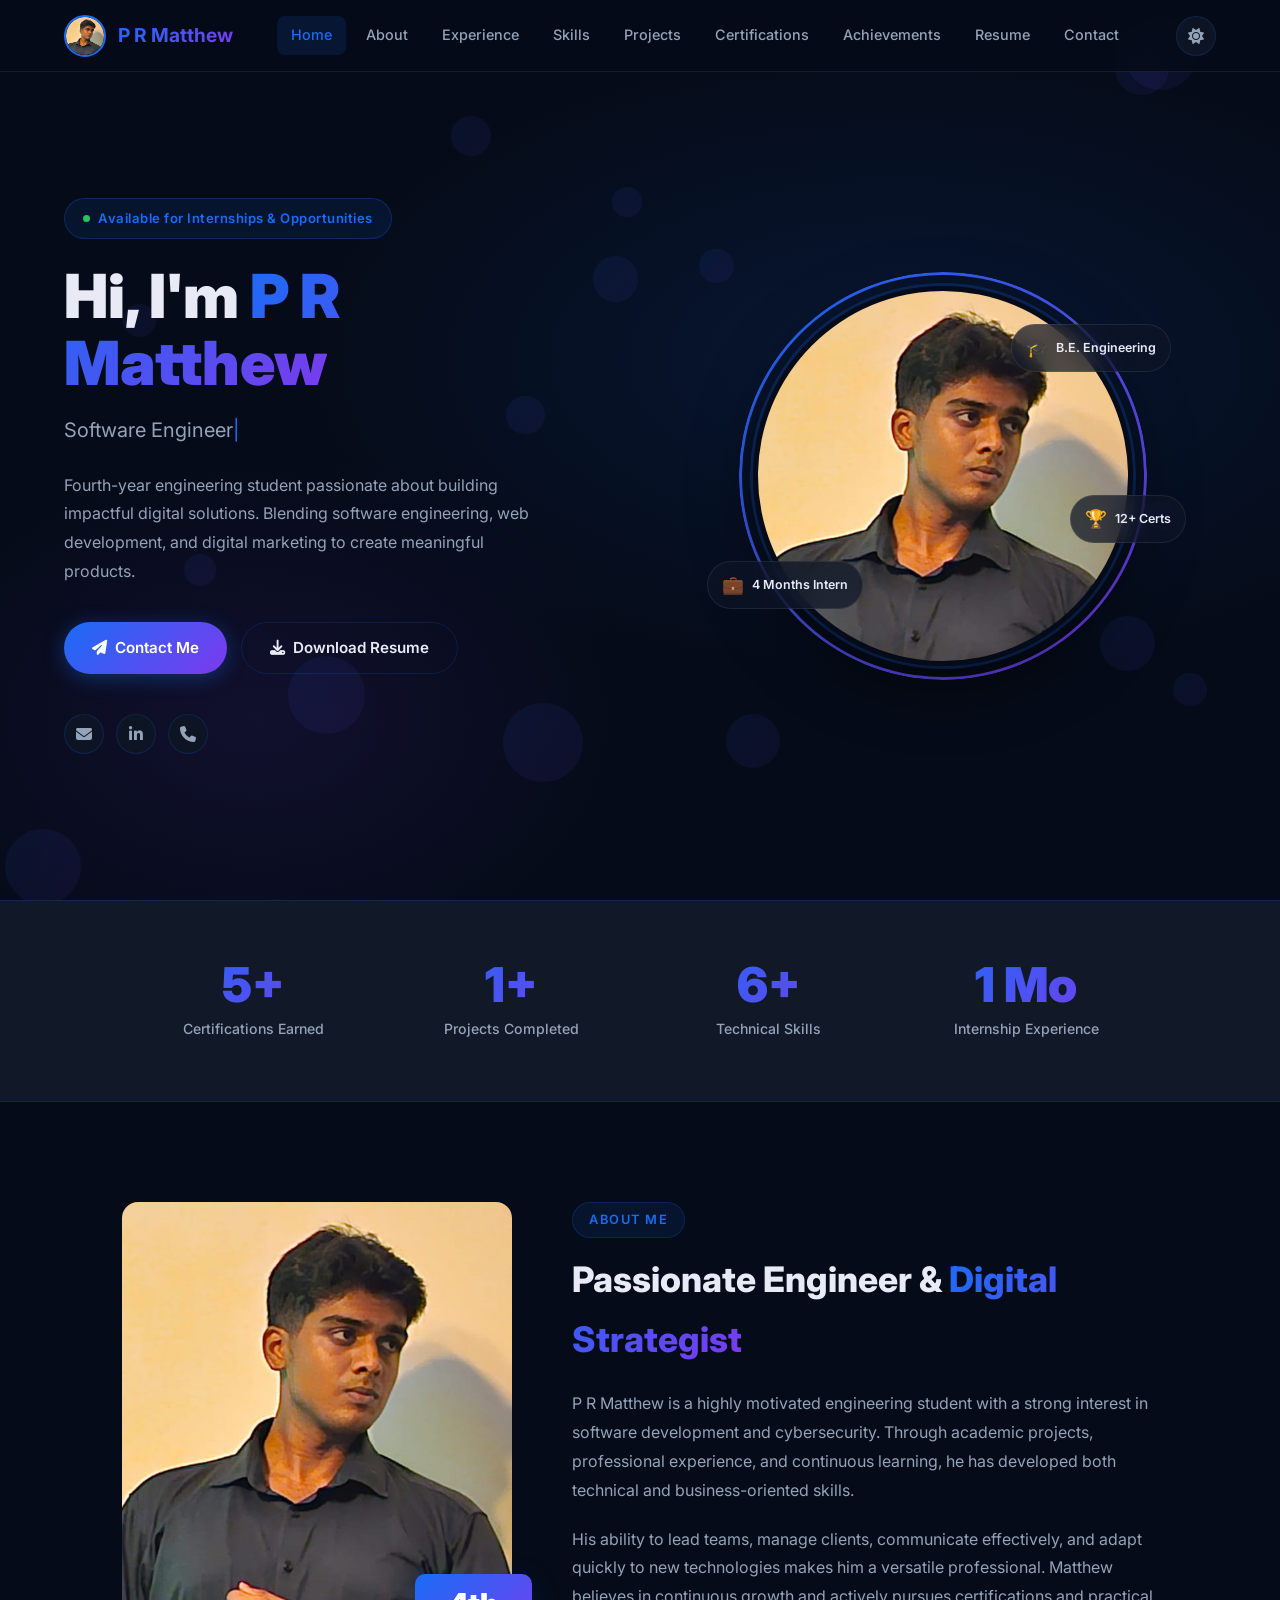
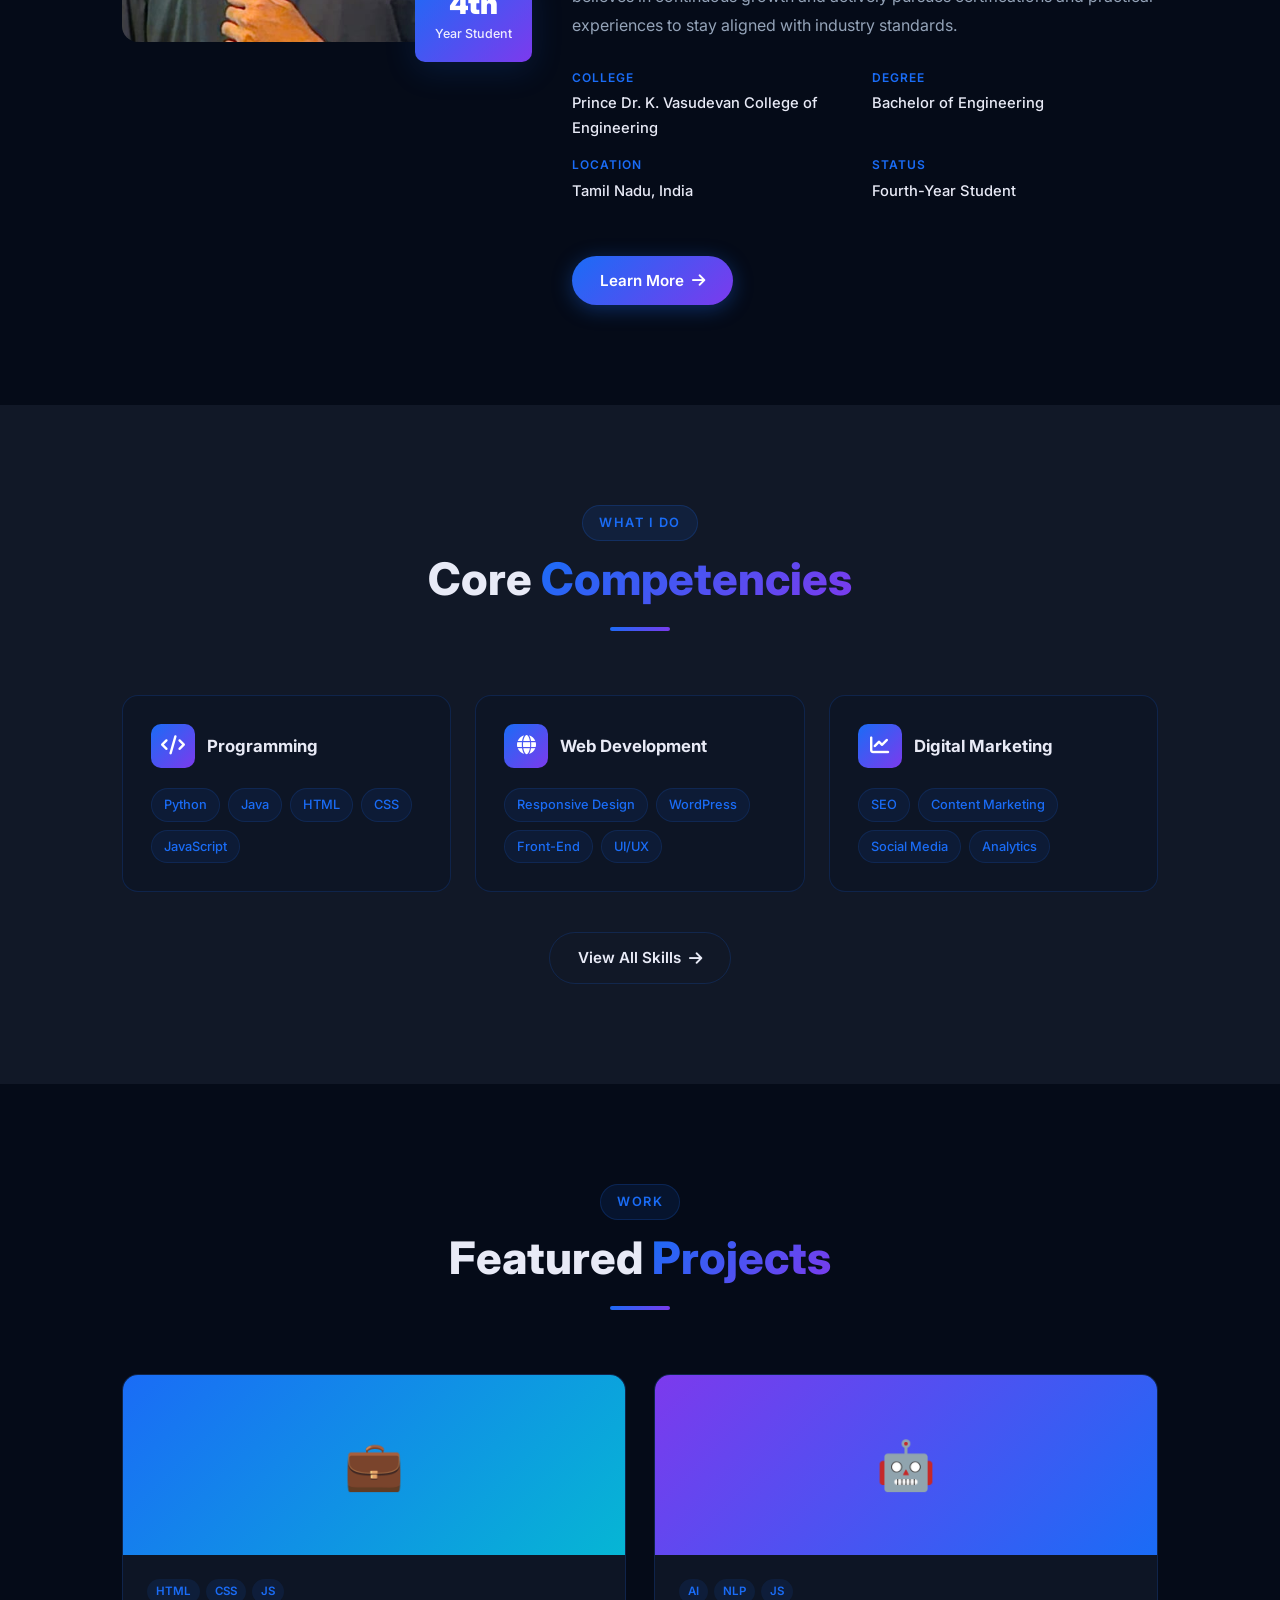
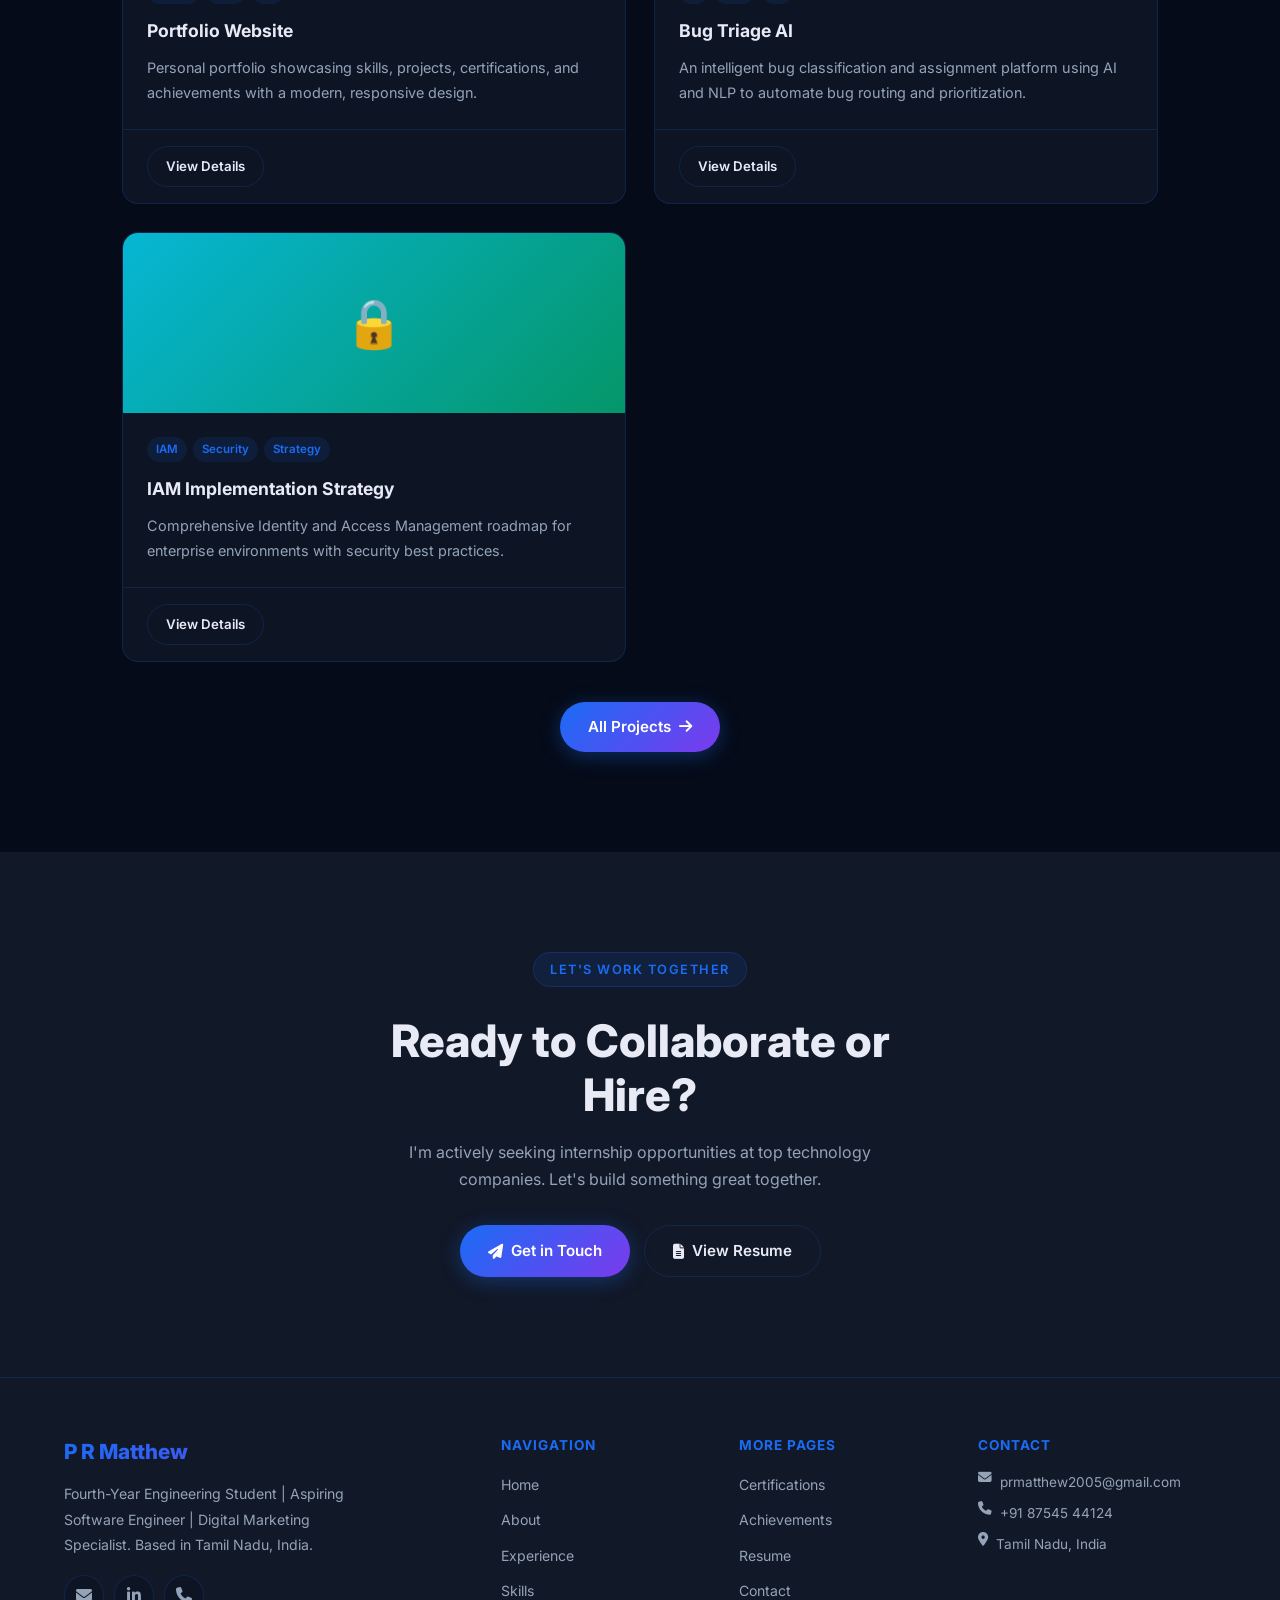
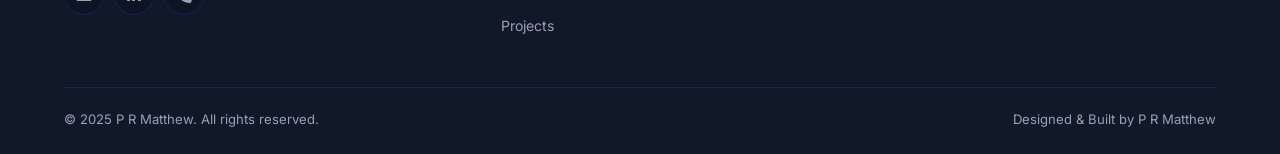
<file: index.html>
<!DOCTYPE html>
<html lang="en">
<head>
  <meta charset="UTF-8" />
  <meta name="viewport" content="width=device-width, initial-scale=1.0" />
  <meta name="description" content="P R Matthew – Fourth-Year Engineering Student, Aspiring Software Engineer & Digital Marketing Specialist. Portfolio showcasing projects, skills, and certifications." />
  <meta name="keywords" content="P R Matthew, portfolio, software engineer, digital marketing, web developer, Tamil Nadu" />
  <meta name="author" content="P R Matthew" />
  <title>P R Matthew | Portfolio</title>
  <link rel="stylesheet" href="style.css" />
  <link rel="stylesheet" href="https://cdnjs.cloudflare.com/ajax/libs/font-awesome/6.5.0/css/all.min.css" />
  <link rel="preconnect" href="https://fonts.googleapis.com" />
  <link rel="preconnect" href="https://fonts.gstatic.com" crossorigin />
  <link href="https://fonts.googleapis.com/css2?family=Inter:wght@400;500;600;700;800;900&display=swap" rel="stylesheet" />
</head>
<body>

<!-- Preloader -->
<div id="preloader"><div class="loader-ring"></div></div>

<!-- Navigation -->
<nav class="navbar" role="navigation" aria-label="Main navigation">
  <a href="index.html" class="nav-logo" aria-label="P R Matthew Home">
    <img src="profile-photoaidcom-cropped.jpg" alt="P R Matthew" />
    <span>P R Matthew</span>
  </a>
  <div class="nav-links">
    <a href="index.html">Home</a>
    <a href="about.html">About</a>
    <a href="experience.html">Experience</a>
    <a href="skills.html">Skills</a>
    <a href="projects.html">Projects</a>
    <a href="certifications.html">Certifications</a>
    <a href="achievements.html">Achievements</a>
    <a href="resume.html">Resume</a>
    <a href="contact.html">Contact</a>
  </div>
  <div class="nav-actions">
    <button class="theme-toggle" aria-label="Toggle theme"><i class="fas fa-sun"></i></button>
    <button class="hamburger" aria-label="Toggle menu" aria-expanded="false">
      <span></span><span></span><span></span>
    </button>
  </div>
</nav>

<!-- Mobile Menu -->
<div class="mobile-menu">
  <a href="index.html">Home</a>
  <a href="about.html">About</a>
  <a href="experience.html">Experience</a>
  <a href="skills.html">Skills</a>
  <a href="projects.html">Projects</a>
  <a href="certifications.html">Certifications</a>
  <a href="achievements.html">Achievements</a>
  <a href="resume.html">Resume</a>
  <a href="contact.html">Contact</a>
</div>

<!-- Hero -->
<section class="hero" id="hero">
  <div class="hero-bg"></div>
  <div class="hero-particles"></div>
  <div class="hero-content">
    <div class="hero-text">
      <div class="hero-badge">
        <span class="dot"></span>
        Available for Internships &amp; Opportunities
      </div>
      <h1 class="hero-name">
        Hi, I'm <span class="gradient-text">P R Matthew</span>
      </h1>
      <div class="hero-role-wrap">
        <span id="typed-text"></span><span class="typed-cursor">|</span>
      </div>
      <p class="hero-desc">
        Fourth-year engineering student passionate about building impactful digital solutions.
        Blending software engineering, web development, and digital marketing to create meaningful products.
      </p>
      <div class="hero-cta">
        <a href="contact.html" class="btn btn-primary"><i class="fas fa-paper-plane"></i> Contact Me</a>
        <a href="resume.html" class="btn btn-outline"><i class="fas fa-download"></i> Download Resume</a>
      </div>
      <div class="hero-social">
        <a href="mailto:prmatthew2005@gmail.com" class="social-icon" aria-label="Email"><i class="fas fa-envelope"></i></a>
        <a href="https://www.linkedin.com/in/p-r-matthew-728870373/" target="_blank" rel="noopener" class="social-icon" aria-label="LinkedIn"><i class="fab fa-linkedin-in"></i></a>
        <a href="tel:+918754544124" class="social-icon" aria-label="Phone"><i class="fas fa-phone"></i></a>
      </div>
    </div>
    <div class="hero-visual">
      <div class="profile-frame">
        <div class="profile-ring"></div>
        <img src="profile.jpg" alt="P R Matthew Profile Photo" />
        <div class="floating-badge fb-1"><span class="badge-icon">🎓</span><span>B.E. Engineering</span></div>
        <div class="floating-badge fb-2"><span class="badge-icon">💼</span><span>4 Months Intern</span></div>
        <div class="floating-badge fb-3"><span class="badge-icon">🏆</span><span>12+ Certs</span></div>
      </div>
    </div>
  </div>
</section>

<!-- Stats -->
<section class="stats-section">
  <div class="stats-grid">
    <div class="stat-item" data-aos="fade-up" data-aos-delay="0">
      <div class="stat-number" data-count="12" data-suffix="+">0+</div>
      <div class="stat-label">Certifications Earned</div>
    </div>
    <div class="stat-item" data-aos="fade-up" data-aos-delay="100">
      <div class="stat-number" data-count="4" data-suffix="+">0+</div>
      <div class="stat-label">Projects Completed</div>
    </div>
    <div class="stat-item" data-aos="fade-up" data-aos-delay="200">
      <div class="stat-number" data-count="15" data-suffix="+">0+</div>
      <div class="stat-label">Technical Skills</div>
    </div>
    <div class="stat-item" data-aos="fade-up" data-aos-delay="300">
      <div class="stat-number" data-count="4" data-suffix=" Mo">0</div>
      <div class="stat-label">Internship Experience</div>
    </div>
  </div>
</section>

<!-- Quick About -->
<section class="section">
  <div class="container">
    <div class="about-grid">
      <div class="about-img-wrap" data-aos="fade-right">
        <img src="profile.jpg" alt="P R Matthew" loading="lazy" />
        <div class="about-img-badge">
          <strong>4th</strong>
          <span>Year Student</span>
        </div>
      </div>
      <div class="about-text" data-aos="fade-left">
        <div class="section-tag">About Me</div>
        <h2>Passionate Engineer &amp; <span class="gradient-text">Digital Strategist</span></h2>
        <p>
          P R Matthew is a highly motivated engineering student with a strong interest in software development
          and cybersecurity. Through academic projects, professional experience, and continuous learning,
          he has developed both technical and business-oriented skills.
        </p>
        <p>
          His ability to lead teams, manage clients, communicate effectively, and adapt quickly to new
          technologies makes him a versatile professional. Matthew believes in continuous growth and
          actively pursues certifications and practical experiences to stay aligned with industry standards.
        </p>
        <div class="about-info">
          <div class="info-item"><span class="info-label">College</span><span class="info-value">Prince Dr. K. Vasudevan College of Engineering</span></div>
          <div class="info-item"><span class="info-label">Degree</span><span class="info-value">Bachelor of Engineering</span></div>
          <div class="info-item"><span class="info-label">Location</span><span class="info-value">Tamil Nadu, India</span></div>
          <div class="info-item"><span class="info-label">Status</span><span class="info-value">Fourth-Year Student</span></div>
        </div>
        <a href="about.html" class="btn btn-primary mt-24">Learn More <i class="fas fa-arrow-right"></i></a>
      </div>
    </div>
  </div>
</section>

<!-- Skills Preview -->
<section class="section section-alt">
  <div class="container">
    <div class="section-header">
      <div class="section-tag">What I Do</div>
      <h2 class="section-title">Core <span class="gradient-text">Competencies</span></h2>
      <div class="section-divider"></div>
    </div>
    <div class="skills-grid">
      <div class="skill-category" data-aos="fade-up" data-aos-delay="0">
        <div class="skill-cat-header">
          <div class="skill-cat-icon"><i class="fas fa-code"></i></div>
          <h3>Programming</h3>
        </div>
        <div class="skill-items">
          <span class="skill-tag">Python</span><span class="skill-tag">Java</span>
          <span class="skill-tag">HTML</span><span class="skill-tag">CSS</span><span class="skill-tag">JavaScript</span>
        </div>
      </div>
      <div class="skill-category" data-aos="fade-up" data-aos-delay="100">
        <div class="skill-cat-header">
          <div class="skill-cat-icon"><i class="fas fa-globe"></i></div>
          <h3>Web Development</h3>
        </div>
        <div class="skill-items">
          <span class="skill-tag">Responsive Design</span><span class="skill-tag">WordPress</span>
          <span class="skill-tag">Front-End</span><span class="skill-tag">UI/UX</span>
        </div>
      </div>
      <div class="skill-category" data-aos="fade-up" data-aos-delay="200">
        <div class="skill-cat-header">
          <div class="skill-cat-icon"><i class="fas fa-chart-line"></i></div>
          <h3>Digital Marketing</h3>
        </div>
        <div class="skill-items">
          <span class="skill-tag">SEO</span><span class="skill-tag">Content Marketing</span>
          <span class="skill-tag">Social Media</span><span class="skill-tag">Analytics</span>
        </div>
      </div>
    </div>
    <div class="text-center mt-40">
      <a href="skills.html" class="btn btn-outline">View All Skills <i class="fas fa-arrow-right"></i></a>
    </div>
  </div>
</section>

<!-- Projects Preview -->
<section class="section">
  <div class="container">
    <div class="section-header">
      <div class="section-tag">Work</div>
      <h2 class="section-title">Featured <span class="gradient-text">Projects</span></h2>
      <div class="section-divider"></div>
    </div>
    <div class="projects-grid">
      <div class="project-card" data-aos="fade-up" data-aos-delay="0">
        <div class="project-banner blue">💼</div>
        <div class="project-body">
          <div class="project-tags"><span class="project-tag">HTML</span><span class="project-tag">CSS</span><span class="project-tag">JS</span></div>
          <h3>Portfolio Website</h3>
          <p>Personal portfolio showcasing skills, projects, certifications, and achievements with a modern, responsive design.</p>
        </div>
        <div class="project-footer">
          <a href="projects.html" class="btn btn-outline btn-sm">View Details</a>
        </div>
      </div>
      <div class="project-card" data-aos="fade-up" data-aos-delay="100">
        <div class="project-banner purple">🤖</div>
        <div class="project-body">
          <div class="project-tags"><span class="project-tag">AI</span><span class="project-tag">NLP</span><span class="project-tag">JS</span></div>
          <h3>Bug Triage AI</h3>
          <p>An intelligent bug classification and assignment platform using AI and NLP to automate bug routing and prioritization.</p>
        </div>
        <div class="project-footer">
          <a href="projects.html" class="btn btn-outline btn-sm">View Details</a>
        </div>
      </div>
      <div class="project-card" data-aos="fade-up" data-aos-delay="200">
        <div class="project-banner teal">🔒</div>
        <div class="project-body">
          <div class="project-tags"><span class="project-tag">IAM</span><span class="project-tag">Security</span><span class="project-tag">Strategy</span></div>
          <h3>IAM Implementation Strategy</h3>
          <p>Comprehensive Identity and Access Management roadmap for enterprise environments with security best practices.</p>
        </div>
        <div class="project-footer">
          <a href="projects.html" class="btn btn-outline btn-sm">View Details</a>
        </div>
      </div>
    </div>
    <div class="text-center mt-40">
      <a href="projects.html" class="btn btn-primary">All Projects <i class="fas fa-arrow-right"></i></a>
    </div>
  </div>
</section>

<!-- CTA -->
<section class="section section-alt">
  <div class="container text-center">
    <div data-aos="zoom-in">
      <div class="section-tag">Let's Work Together</div>
      <h2 class="section-title" style="max-width:600px;margin:16px auto">Ready to Collaborate or Hire?</h2>
      <p style="color:var(--text-muted);margin-bottom:32px;max-width:480px;margin-left:auto;margin-right:auto">
        I'm actively seeking internship opportunities at top technology companies. Let's build something great together.
      </p>
      <div style="display:flex;gap:14px;justify-content:center;flex-wrap:wrap">
        <a href="contact.html" class="btn btn-primary"><i class="fas fa-paper-plane"></i> Get in Touch</a>
        <a href="resume.html" class="btn btn-outline"><i class="fas fa-file-alt"></i> View Resume</a>
      </div>
    </div>
  </div>
</section>

<!-- Footer -->
<footer class="footer">
  <div class="footer-grid">
    <div class="footer-brand">
      <h3>P R Matthew</h3>
      <p>Fourth-Year Engineering Student | Aspiring Software Engineer | Digital Marketing Specialist. Based in Tamil Nadu, India.</p>
      <div class="footer-social">
        <a href="mailto:prmatthew2005@gmail.com" class="social-icon" aria-label="Email"><i class="fas fa-envelope"></i></a>
        <a href="https://www.linkedin.com/in/p-r-matthew-728870373/" target="_blank" rel="noopener" class="social-icon" aria-label="LinkedIn"><i class="fab fa-linkedin-in"></i></a>
        <a href="tel:+918754544124" class="social-icon" aria-label="Phone"><i class="fas fa-phone"></i></a>
      </div>
    </div>
    <div class="footer-col">
      <h4>Navigation</h4>
      <ul>
        <li><a href="index.html">Home</a></li>
        <li><a href="about.html">About</a></li>
        <li><a href="experience.html">Experience</a></li>
        <li><a href="skills.html">Skills</a></li>
        <li><a href="projects.html">Projects</a></li>
      </ul>
    </div>
    <div class="footer-col">
      <h4>More Pages</h4>
      <ul>
        <li><a href="certifications.html">Certifications</a></li>
        <li><a href="achievements.html">Achievements</a></li>
        <li><a href="resume.html">Resume</a></li>
        <li><a href="contact.html">Contact</a></li>
      </ul>
    </div>
    <div class="footer-col">
      <h4>Contact</h4>
      <ul class="footer-contact">
        <li><i class="fas fa-envelope"></i> prmatthew2005@gmail.com</li>
        <li><i class="fas fa-phone"></i> +91 87545 44124</li>
        <li><i class="fas fa-map-marker-alt"></i> Tamil Nadu, India</li>
      </ul>
    </div>
  </div>
  <div class="footer-bottom">
    <span>&copy; 2025 P R Matthew. All rights reserved.</span>
    <span>Designed &amp; Built by P R Matthew</span>
  </div>
</footer>

<button class="back-to-top" aria-label="Back to top"><i class="fas fa-chevron-up"></i></button>

<script src="script.js"></script>
</body>
</html>
</file>
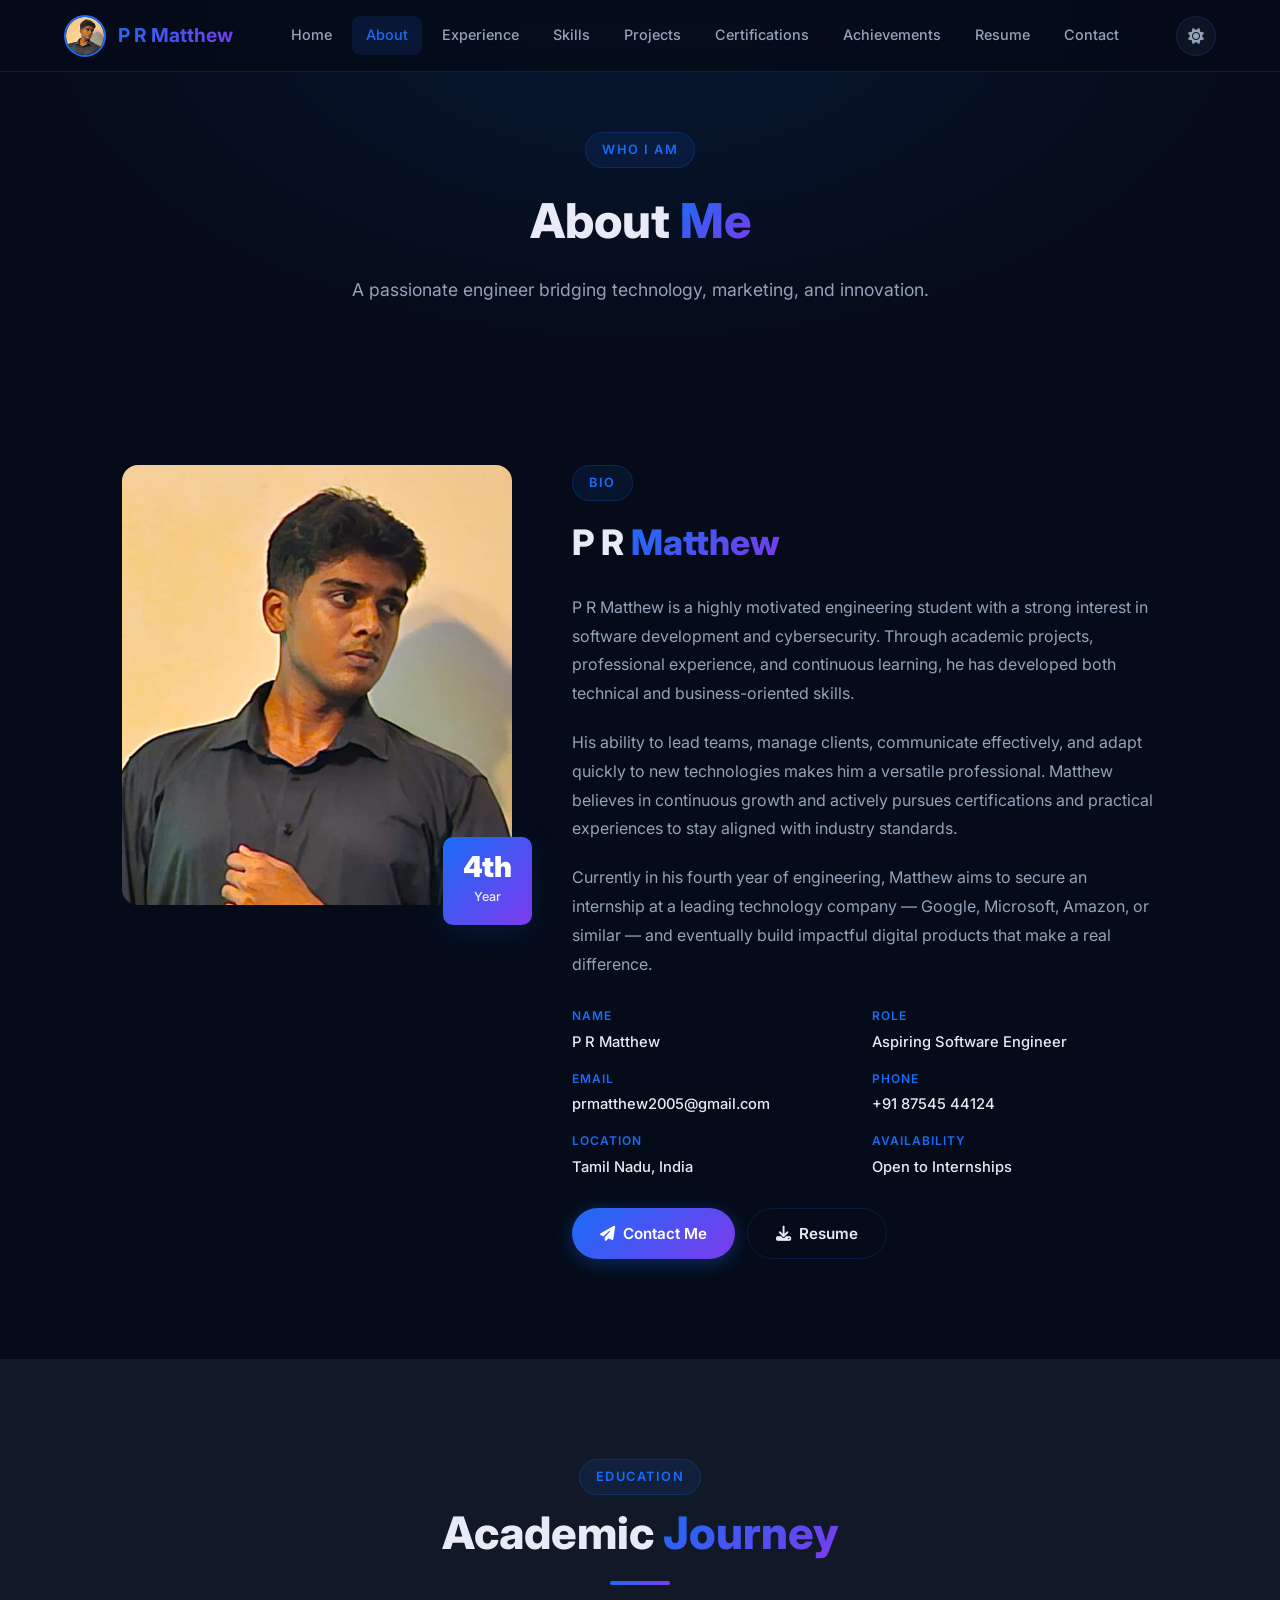
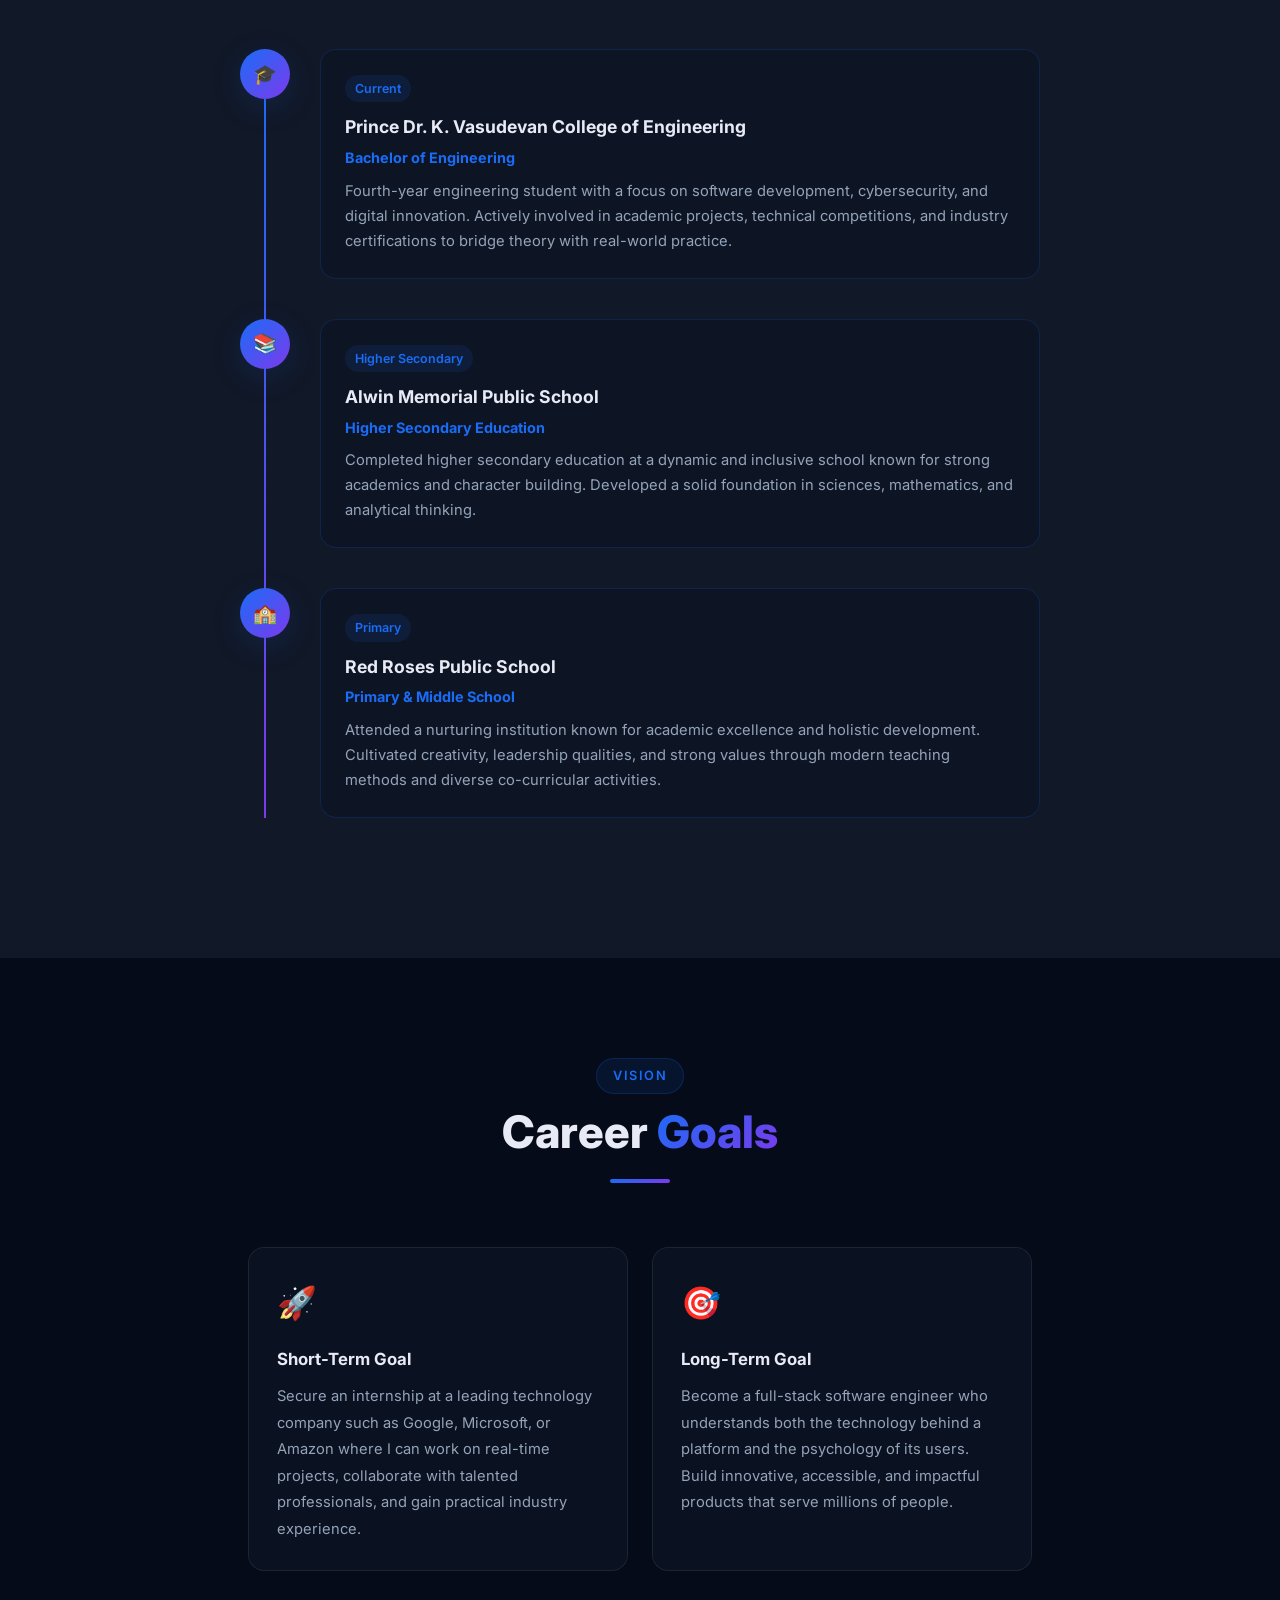
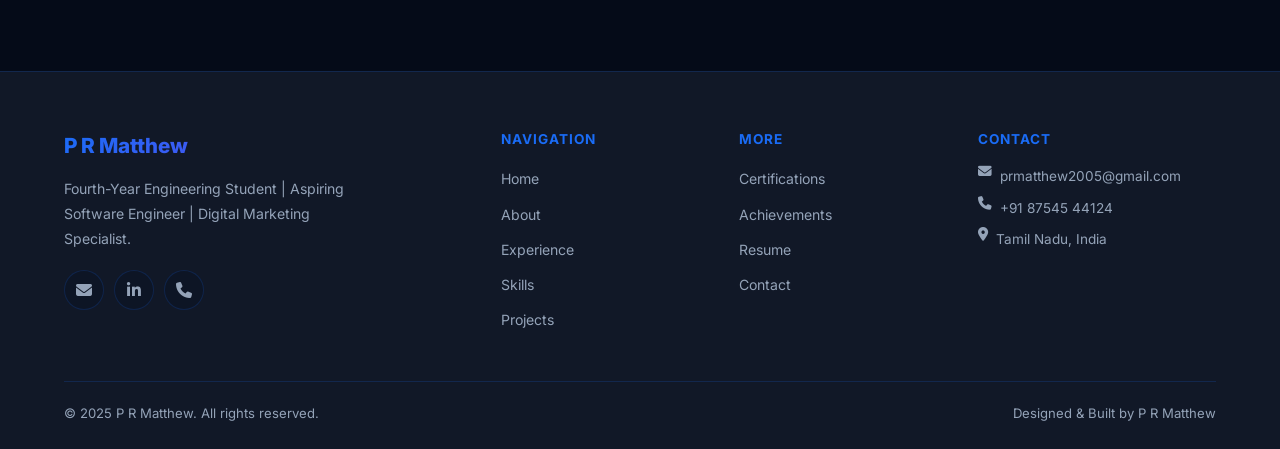
<file: about.html>
<!DOCTYPE html>
<html lang="en">
<head>
  <meta charset="UTF-8" />
  <meta name="viewport" content="width=device-width, initial-scale=1.0" />
  <meta name="description" content="About P R Matthew – Engineering student, web developer, and digital marketing specialist from Tamil Nadu, India." />
  <title>About | P R Matthew</title>
  <link rel="stylesheet" href="style.css" />
  <link rel="stylesheet" href="https://cdnjs.cloudflare.com/ajax/libs/font-awesome/6.5.0/css/all.min.css" />
  <link href="https://fonts.googleapis.com/css2?family=Inter:wght@400;500;600;700;800;900&display=swap" rel="stylesheet" />
</head>
<body>

<div id="preloader"><div class="loader-ring"></div></div>

<nav class="navbar" role="navigation" aria-label="Main navigation">
  <a href="index.html" class="nav-logo"><img src="profile-photoaidcom-cropped.jpg" alt="P R Matthew" /><span>P R Matthew</span></a>
  <div class="nav-links">
    <a href="index.html">Home</a><a href="about.html">About</a><a href="experience.html">Experience</a>
    <a href="skills.html">Skills</a><a href="projects.html">Projects</a><a href="certifications.html">Certifications</a>
    <a href="achievements.html">Achievements</a><a href="resume.html">Resume</a><a href="contact.html">Contact</a>
  </div>
  <div class="nav-actions">
    <button class="theme-toggle" aria-label="Toggle theme"><i class="fas fa-sun"></i></button>
    <button class="hamburger" aria-label="Toggle menu"><span></span><span></span><span></span></button>
  </div>
</nav>
<div class="mobile-menu">
  <a href="index.html">Home</a><a href="about.html">About</a><a href="experience.html">Experience</a>
  <a href="skills.html">Skills</a><a href="projects.html">Projects</a><a href="certifications.html">Certifications</a>
  <a href="achievements.html">Achievements</a><a href="resume.html">Resume</a><a href="contact.html">Contact</a>
</div>

<!-- Page Hero -->
<div class="page-hero">
  <div class="section-tag">Who I Am</div>
  <h1>About <span class="gradient-text">Me</span></h1>
  <p>A passionate engineer bridging technology, marketing, and innovation.</p>
</div>

<!-- About Detail -->
<section class="section">
  <div class="container">
    <div class="about-grid">
      <div class="about-img-wrap" data-aos="fade-right">
        <img src="profile.jpg" alt="P R Matthew" loading="lazy" />
        <div class="about-img-badge"><strong>4th</strong><span>Year</span></div>
      </div>
      <div class="about-text" data-aos="fade-left">
        <div class="section-tag">Bio</div>
        <h2>P R <span class="gradient-text">Matthew</span></h2>
        <p>
          P R Matthew is a highly motivated engineering student with a strong interest in software development
          and cybersecurity. Through academic projects, professional experience, and continuous learning,
          he has developed both technical and business-oriented skills.
        </p>
        <p>
          His ability to lead teams, manage clients, communicate effectively, and adapt quickly to new
          technologies makes him a versatile professional. Matthew believes in continuous growth and
          actively pursues certifications and practical experiences to stay aligned with industry standards.
        </p>
        <p>
          Currently in his fourth year of engineering, Matthew aims to secure an internship at a leading
          technology company — Google, Microsoft, Amazon, or similar — and eventually build impactful
          digital products that make a real difference.
        </p>
        <div class="about-info">
          <div class="info-item"><span class="info-label">Name</span><span class="info-value">P R Matthew</span></div>
          <div class="info-item"><span class="info-label">Role</span><span class="info-value">Aspiring Software Engineer</span></div>
          <div class="info-item"><span class="info-label">Email</span><span class="info-value">prmatthew2005@gmail.com</span></div>
          <div class="info-item"><span class="info-label">Phone</span><span class="info-value">+91 87545 44124</span></div>
          <div class="info-item"><span class="info-label">Location</span><span class="info-value">Tamil Nadu, India</span></div>
          <div class="info-item"><span class="info-label">Availability</span><span class="info-value">Open to Internships</span></div>
        </div>
        <div style="display:flex;gap:12px;flex-wrap:wrap" class="mt-24">
          <a href="contact.html" class="btn btn-primary"><i class="fas fa-paper-plane"></i> Contact Me</a>
          <a href="resume.html" class="btn btn-outline"><i class="fas fa-download"></i> Resume</a>
        </div>
      </div>
    </div>
  </div>
</section>

<!-- Education -->
<section class="section section-alt">
  <div class="container">
    <div class="section-header">
      <div class="section-tag">Education</div>
      <h2 class="section-title">Academic <span class="gradient-text">Journey</span></h2>
      <div class="section-divider"></div>
    </div>
    <div class="timeline">
      <div class="timeline-item" data-aos="fade-up" data-aos-delay="0">
        <div class="timeline-dot">🎓</div>
        <div class="timeline-body">
          <span class="timeline-year">Current</span>
          <h3>Prince Dr. K. Vasudevan College of Engineering</h3>
          <h4>Bachelor of Engineering</h4>
          <p>Fourth-year engineering student with a focus on software development, cybersecurity, and digital innovation. Actively involved in academic projects, technical competitions, and industry certifications to bridge theory with real-world practice.</p>
        </div>
      </div>
      <div class="timeline-item" data-aos="fade-up" data-aos-delay="100">
        <div class="timeline-dot">📚</div>
        <div class="timeline-body">
          <span class="timeline-year">Higher Secondary</span>
          <h3>Alwin Memorial Public School</h3>
          <h4>Higher Secondary Education</h4>
          <p>Completed higher secondary education at a dynamic and inclusive school known for strong academics and character building. Developed a solid foundation in sciences, mathematics, and analytical thinking.</p>
        </div>
      </div>
      <div class="timeline-item" data-aos="fade-up" data-aos-delay="200">
        <div class="timeline-dot">🏫</div>
        <div class="timeline-body">
          <span class="timeline-year">Primary</span>
          <h3>Red Roses Public School</h3>
          <h4>Primary & Middle School</h4>
          <p>Attended a nurturing institution known for academic excellence and holistic development. Cultivated creativity, leadership qualities, and strong values through modern teaching methods and diverse co-curricular activities.</p>
        </div>
      </div>
    </div>
  </div>
</section>

<!-- Career Goals -->
<section class="section">
  <div class="container" style="max-width:900px">
    <div class="section-header">
      <div class="section-tag">Vision</div>
      <h2 class="section-title">Career <span class="gradient-text">Goals</span></h2>
      <div class="section-divider"></div>
    </div>
    <div style="display:grid;grid-template-columns:1fr 1fr;gap:24px" data-aos="fade-up">
      <div class="glass-card" style="padding:28px">
        <div style="font-size:2rem;margin-bottom:14px">🚀</div>
        <h3 style="margin-bottom:10px;font-size:1.05rem">Short-Term Goal</h3>
        <p style="color:var(--text-muted);font-size:0.92rem;line-height:1.8">
          Secure an internship at a leading technology company such as Google, Microsoft, or Amazon where I can
          work on real-time projects, collaborate with talented professionals, and gain practical industry experience.
        </p>
      </div>
      <div class="glass-card" style="padding:28px">
        <div style="font-size:2rem;margin-bottom:14px">🎯</div>
        <h3 style="margin-bottom:10px;font-size:1.05rem">Long-Term Goal</h3>
        <p style="color:var(--text-muted);font-size:0.92rem;line-height:1.8">
          Become a full-stack software engineer who understands both the technology behind a platform and the
          psychology of its users. Build innovative, accessible, and impactful products that serve millions of people.
        </p>
      </div>
    </div>
  </div>
</section>

<!-- Footer -->
<footer class="footer">
  <div class="footer-grid">
    <div class="footer-brand">
      <h3>P R Matthew</h3>
      <p>Fourth-Year Engineering Student | Aspiring Software Engineer | Digital Marketing Specialist.</p>
      <div class="footer-social">
        <a href="mailto:prmatthew2005@gmail.com" class="social-icon"><i class="fas fa-envelope"></i></a>
        <a href="https://www.linkedin.com/in/p-r-matthew-728870373/" target="_blank" class="social-icon"><i class="fab fa-linkedin-in"></i></a>
        <a href="tel:+918754544124" class="social-icon"><i class="fas fa-phone"></i></a>
      </div>
    </div>
    <div class="footer-col"><h4>Navigation</h4><ul>
      <li><a href="index.html">Home</a></li><li><a href="about.html">About</a></li>
      <li><a href="experience.html">Experience</a></li><li><a href="skills.html">Skills</a></li>
      <li><a href="projects.html">Projects</a></li>
    </ul></div>
    <div class="footer-col"><h4>More</h4><ul>
      <li><a href="certifications.html">Certifications</a></li><li><a href="achievements.html">Achievements</a></li>
      <li><a href="resume.html">Resume</a></li><li><a href="contact.html">Contact</a></li>
    </ul></div>
    <div class="footer-col"><h4>Contact</h4><ul class="footer-contact">
      <li><i class="fas fa-envelope"></i> prmatthew2005@gmail.com</li>
      <li><i class="fas fa-phone"></i> +91 87545 44124</li>
      <li><i class="fas fa-map-marker-alt"></i> Tamil Nadu, India</li>
    </ul></div>
  </div>
  <div class="footer-bottom">
    <span>&copy; 2025 P R Matthew. All rights reserved.</span>
    <span>Designed &amp; Built by P R Matthew</span>
  </div>
</footer>

<button class="back-to-top" aria-label="Back to top"><i class="fas fa-chevron-up"></i></button>
<script src="script.js"></script>
</body>
</html>
</file>
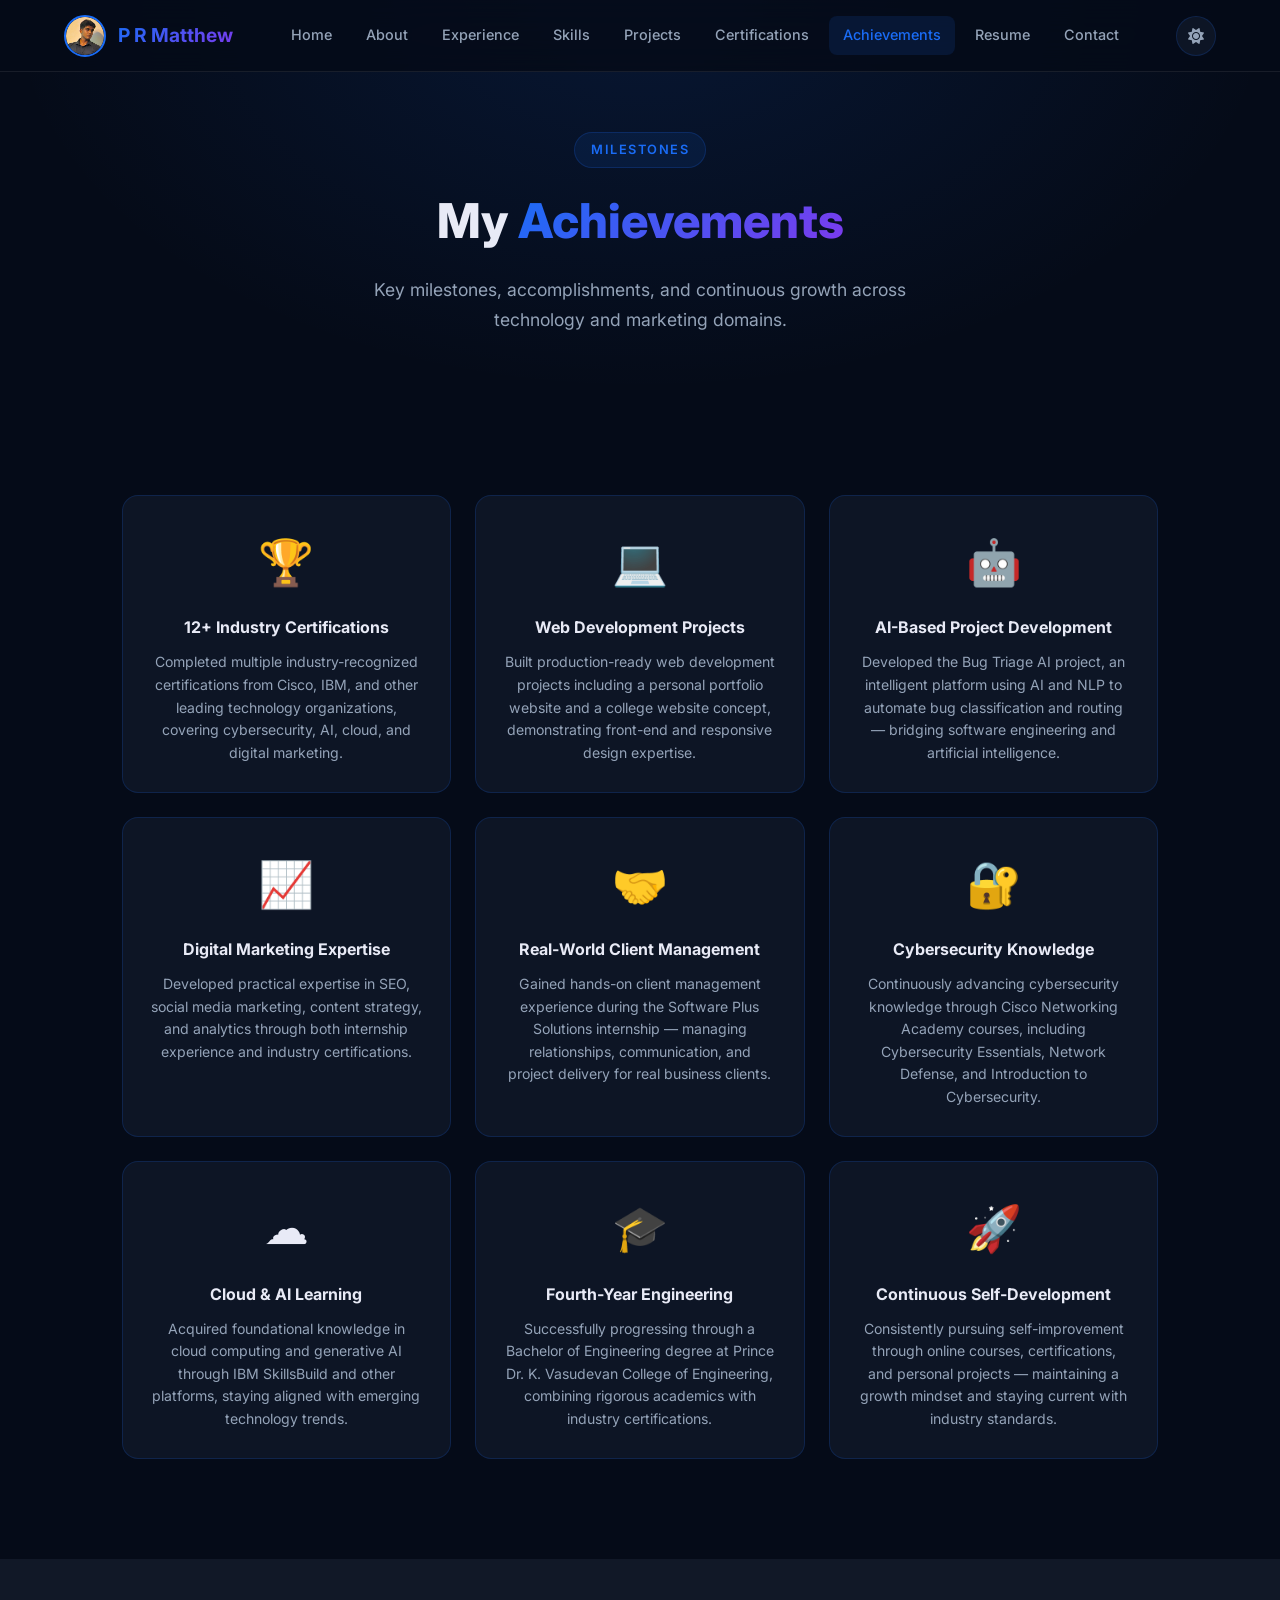
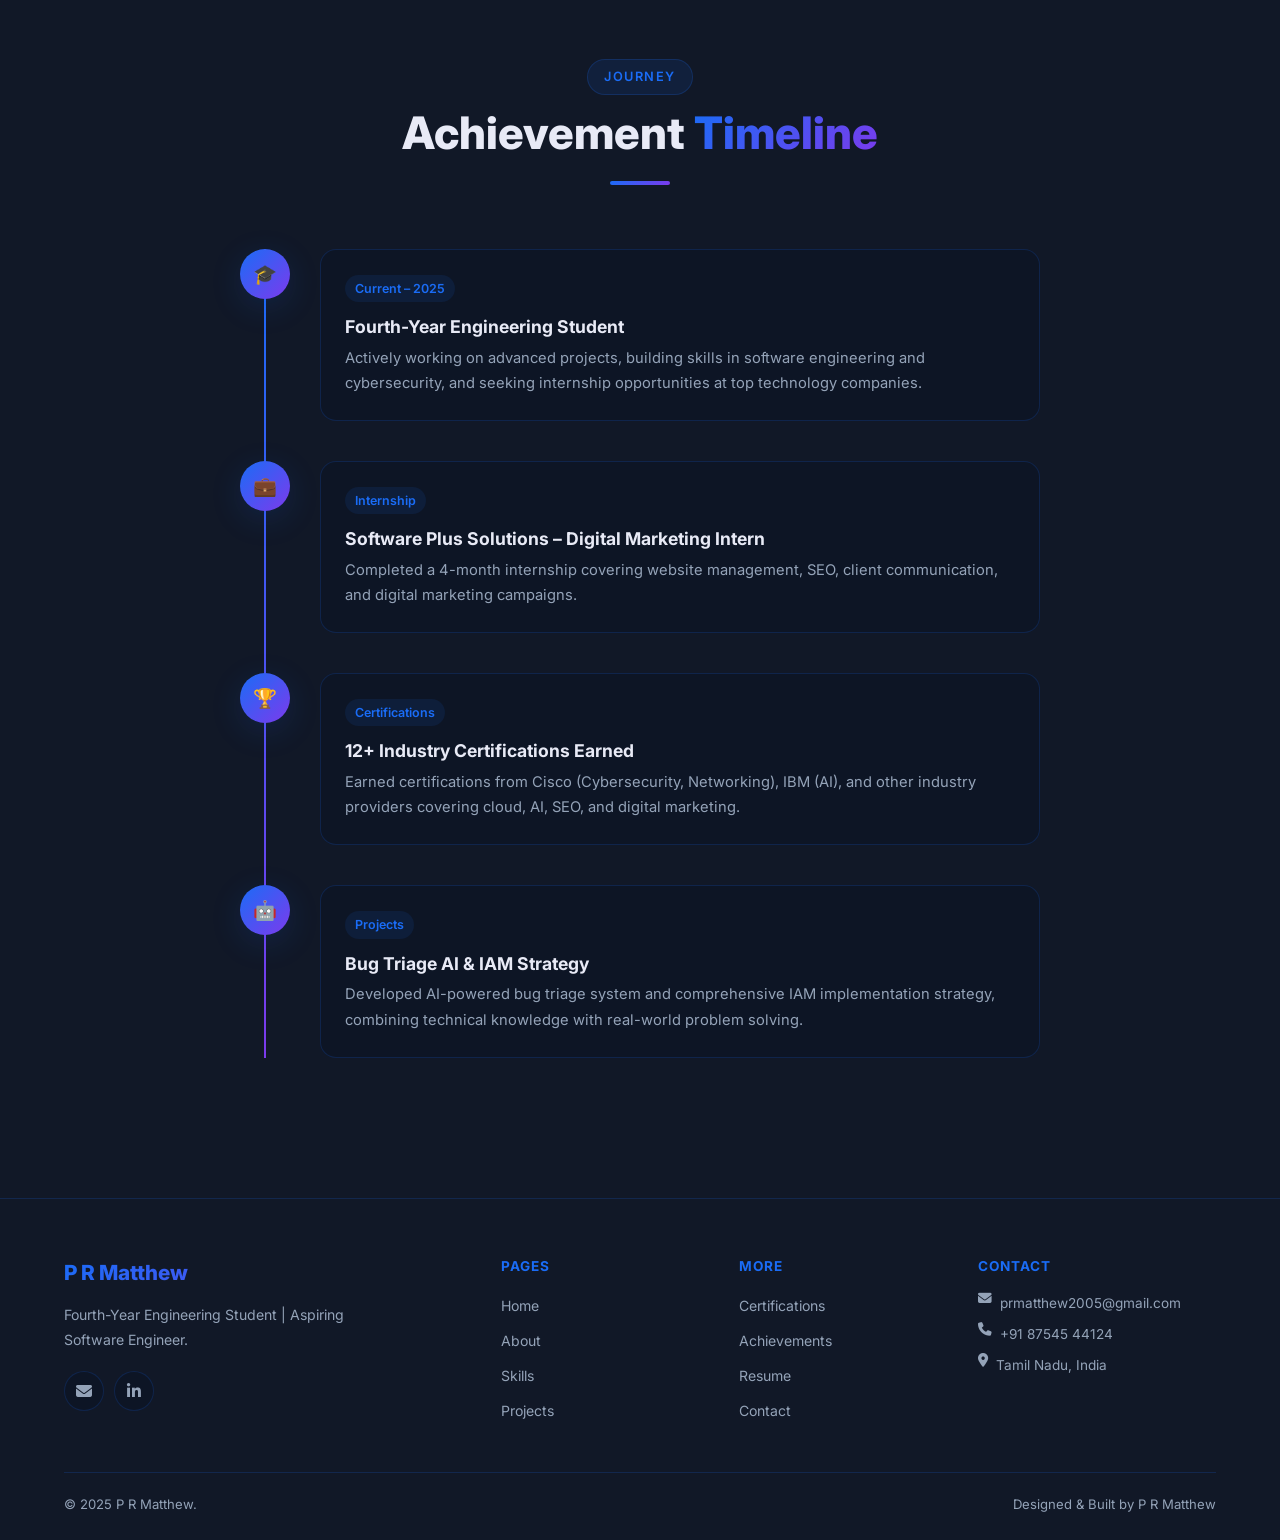
<file: achievements.html>
<!DOCTYPE html>
<html lang="en">
<head>
  <meta charset="UTF-8" /><meta name="viewport" content="width=device-width, initial-scale=1.0" />
  <meta name="description" content="Achievements of P R Matthew – certifications, projects, skills, and industry experience." />
  <title>Achievements | P R Matthew</title>
  <link rel="stylesheet" href="style.css" />
  <link rel="stylesheet" href="https://cdnjs.cloudflare.com/ajax/libs/font-awesome/6.5.0/css/all.min.css" />
  <link href="https://fonts.googleapis.com/css2?family=Inter:wght@400;500;600;700;800;900&display=swap" rel="stylesheet" />
</head>
<body>
<div id="preloader"><div class="loader-ring"></div></div>
<nav class="navbar">
  <a href="index.html" class="nav-logo"><img src="profile-photoaidcom-cropped.jpg" alt="P R Matthew" /><span>P R Matthew</span></a>
  <div class="nav-links">
    <a href="index.html">Home</a><a href="about.html">About</a><a href="experience.html">Experience</a>
    <a href="skills.html">Skills</a><a href="projects.html">Projects</a><a href="certifications.html">Certifications</a>
    <a href="achievements.html">Achievements</a><a href="resume.html">Resume</a><a href="contact.html">Contact</a>
  </div>
  <div class="nav-actions">
    <button class="theme-toggle"><i class="fas fa-sun"></i></button>
    <button class="hamburger"><span></span><span></span><span></span></button>
  </div>
</nav>
<div class="mobile-menu">
  <a href="index.html">Home</a><a href="about.html">About</a><a href="experience.html">Experience</a>
  <a href="skills.html">Skills</a><a href="projects.html">Projects</a><a href="certifications.html">Certifications</a>
  <a href="achievements.html">Achievements</a><a href="resume.html">Resume</a><a href="contact.html">Contact</a>
</div>

<div class="page-hero">
  <div class="section-tag">Milestones</div>
  <h1>My <span class="gradient-text">Achievements</span></h1>
  <p>Key milestones, accomplishments, and continuous growth across technology and marketing domains.</p>
</div>

<!-- Achievement Cards -->
<section class="section">
  <div class="container">
    <div class="achievements-grid">
      <div class="achievement-card" data-aos="zoom-in" data-aos-delay="0">
        <span class="ach-icon">🏆</span>
        <h3>12+ Industry Certifications</h3>
        <p>Completed multiple industry-recognized certifications from Cisco, IBM, and other leading technology organizations, covering cybersecurity, AI, cloud, and digital marketing.</p>
      </div>
      <div class="achievement-card" data-aos="zoom-in" data-aos-delay="50">
        <span class="ach-icon">💻</span>
        <h3>Web Development Projects</h3>
        <p>Built production-ready web development projects including a personal portfolio website and a college website concept, demonstrating front-end and responsive design expertise.</p>
      </div>
      <div class="achievement-card" data-aos="zoom-in" data-aos-delay="100">
        <span class="ach-icon">🤖</span>
        <h3>AI-Based Project Development</h3>
        <p>Developed the Bug Triage AI project, an intelligent platform using AI and NLP to automate bug classification and routing — bridging software engineering and artificial intelligence.</p>
      </div>
      <div class="achievement-card" data-aos="zoom-in" data-aos-delay="150">
        <span class="ach-icon">📈</span>
        <h3>Digital Marketing Expertise</h3>
        <p>Developed practical expertise in SEO, social media marketing, content strategy, and analytics through both internship experience and industry certifications.</p>
      </div>
      <div class="achievement-card" data-aos="zoom-in" data-aos-delay="200">
        <span class="ach-icon">🤝</span>
        <h3>Real-World Client Management</h3>
        <p>Gained hands-on client management experience during the Software Plus Solutions internship — managing relationships, communication, and project delivery for real business clients.</p>
      </div>
      <div class="achievement-card" data-aos="zoom-in" data-aos-delay="250">
        <span class="ach-icon">🔐</span>
        <h3>Cybersecurity Knowledge</h3>
        <p>Continuously advancing cybersecurity knowledge through Cisco Networking Academy courses, including Cybersecurity Essentials, Network Defense, and Introduction to Cybersecurity.</p>
      </div>
      <div class="achievement-card" data-aos="zoom-in" data-aos-delay="300">
        <span class="ach-icon">☁️</span>
        <h3>Cloud &amp; AI Learning</h3>
        <p>Acquired foundational knowledge in cloud computing and generative AI through IBM SkillsBuild and other platforms, staying aligned with emerging technology trends.</p>
      </div>
      <div class="achievement-card" data-aos="zoom-in" data-aos-delay="350">
        <span class="ach-icon">🎓</span>
        <h3>Fourth-Year Engineering</h3>
        <p>Successfully progressing through a Bachelor of Engineering degree at Prince Dr. K. Vasudevan College of Engineering, combining rigorous academics with industry certifications.</p>
      </div>
      <div class="achievement-card" data-aos="zoom-in" data-aos-delay="400">
        <span class="ach-icon">🚀</span>
        <h3>Continuous Self-Development</h3>
        <p>Consistently pursuing self-improvement through online courses, certifications, and personal projects — maintaining a growth mindset and staying current with industry standards.</p>
      </div>
    </div>
  </div>
</section>

<!-- Achievement Timeline -->
<section class="section section-alt">
  <div class="container">
    <div class="section-header">
      <div class="section-tag">Journey</div>
      <h2 class="section-title">Achievement <span class="gradient-text">Timeline</span></h2>
      <div class="section-divider"></div>
    </div>
    <div class="timeline">
      <div class="timeline-item" data-aos="fade-up">
        <div class="timeline-dot">🎓</div>
        <div class="timeline-body">
          <span class="timeline-year">Current – 2025</span>
          <h3>Fourth-Year Engineering Student</h3>
          <p>Actively working on advanced projects, building skills in software engineering and cybersecurity, and seeking internship opportunities at top technology companies.</p>
        </div>
      </div>
      <div class="timeline-item" data-aos="fade-up" data-aos-delay="100">
        <div class="timeline-dot">💼</div>
        <div class="timeline-body">
          <span class="timeline-year">Internship</span>
          <h3>Software Plus Solutions – Digital Marketing Intern</h3>
          <p>Completed a 4-month internship covering website management, SEO, client communication, and digital marketing campaigns.</p>
        </div>
      </div>
      <div class="timeline-item" data-aos="fade-up" data-aos-delay="200">
        <div class="timeline-dot">🏆</div>
        <div class="timeline-body">
          <span class="timeline-year">Certifications</span>
          <h3>12+ Industry Certifications Earned</h3>
          <p>Earned certifications from Cisco (Cybersecurity, Networking), IBM (AI), and other industry providers covering cloud, AI, SEO, and digital marketing.</p>
        </div>
      </div>
      <div class="timeline-item" data-aos="fade-up" data-aos-delay="300">
        <div class="timeline-dot">🤖</div>
        <div class="timeline-body">
          <span class="timeline-year">Projects</span>
          <h3>Bug Triage AI &amp; IAM Strategy</h3>
          <p>Developed AI-powered bug triage system and comprehensive IAM implementation strategy, combining technical knowledge with real-world problem solving.</p>
        </div>
      </div>
    </div>
  </div>
</section>

<footer class="footer">
  <div class="footer-grid">
    <div class="footer-brand"><h3>P R Matthew</h3><p>Fourth-Year Engineering Student | Aspiring Software Engineer.</p>
      <div class="footer-social">
        <a href="mailto:prmatthew2005@gmail.com" class="social-icon"><i class="fas fa-envelope"></i></a>
        <a href="https://www.linkedin.com/in/p-r-matthew-728870373/" target="_blank" class="social-icon"><i class="fab fa-linkedin-in"></i></a>
      </div>
    </div>
    <div class="footer-col"><h4>Pages</h4><ul>
      <li><a href="index.html">Home</a></li><li><a href="about.html">About</a></li>
      <li><a href="skills.html">Skills</a></li><li><a href="projects.html">Projects</a></li>
    </ul></div>
    <div class="footer-col"><h4>More</h4><ul>
      <li><a href="certifications.html">Certifications</a></li><li><a href="achievements.html">Achievements</a></li>
      <li><a href="resume.html">Resume</a></li><li><a href="contact.html">Contact</a></li>
    </ul></div>
    <div class="footer-col"><h4>Contact</h4><ul class="footer-contact">
      <li><i class="fas fa-envelope"></i> prmatthew2005@gmail.com</li>
      <li><i class="fas fa-phone"></i> +91 87545 44124</li>
      <li><i class="fas fa-map-marker-alt"></i> Tamil Nadu, India</li>
    </ul></div>
  </div>
  <div class="footer-bottom"><span>&copy; 2025 P R Matthew.</span><span>Designed &amp; Built by P R Matthew</span></div>
</footer>
<button class="back-to-top"><i class="fas fa-chevron-up"></i></button>
<script src="script.js"></script>
</body>
</html>
</file>
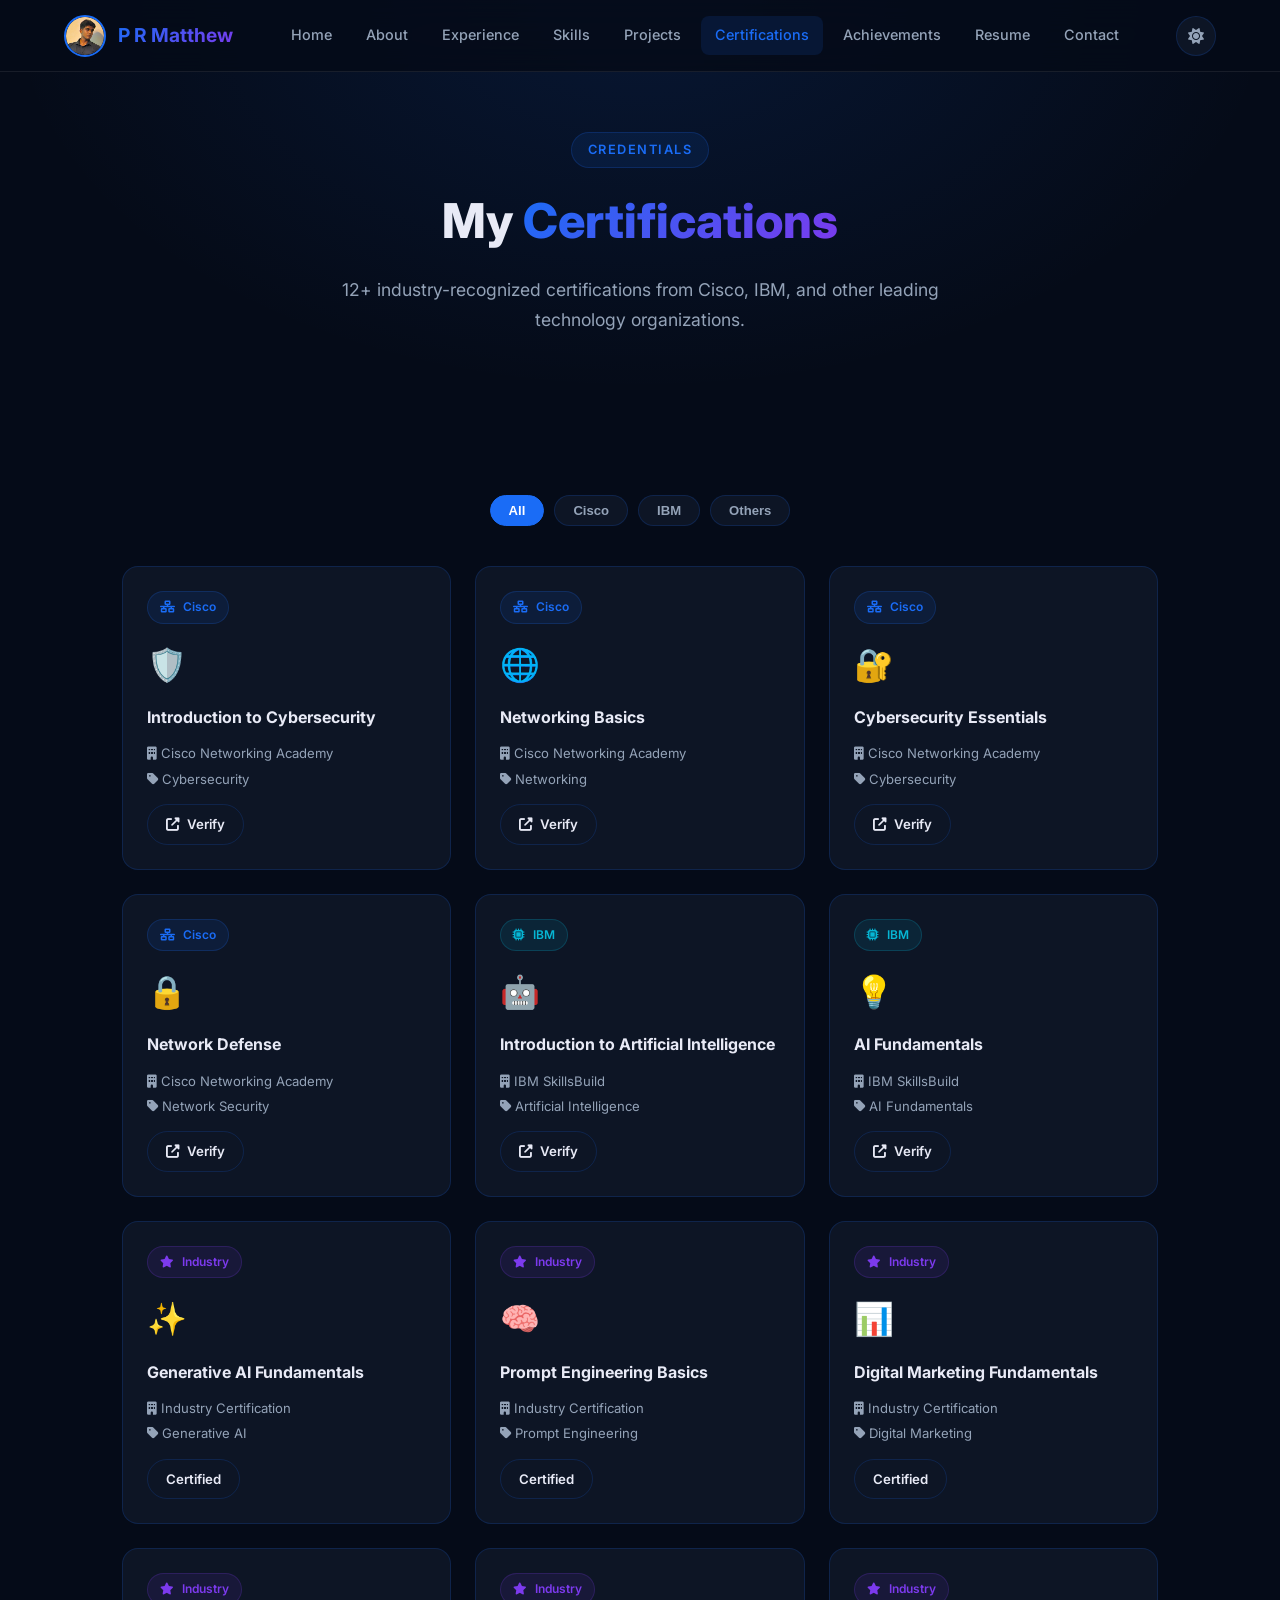
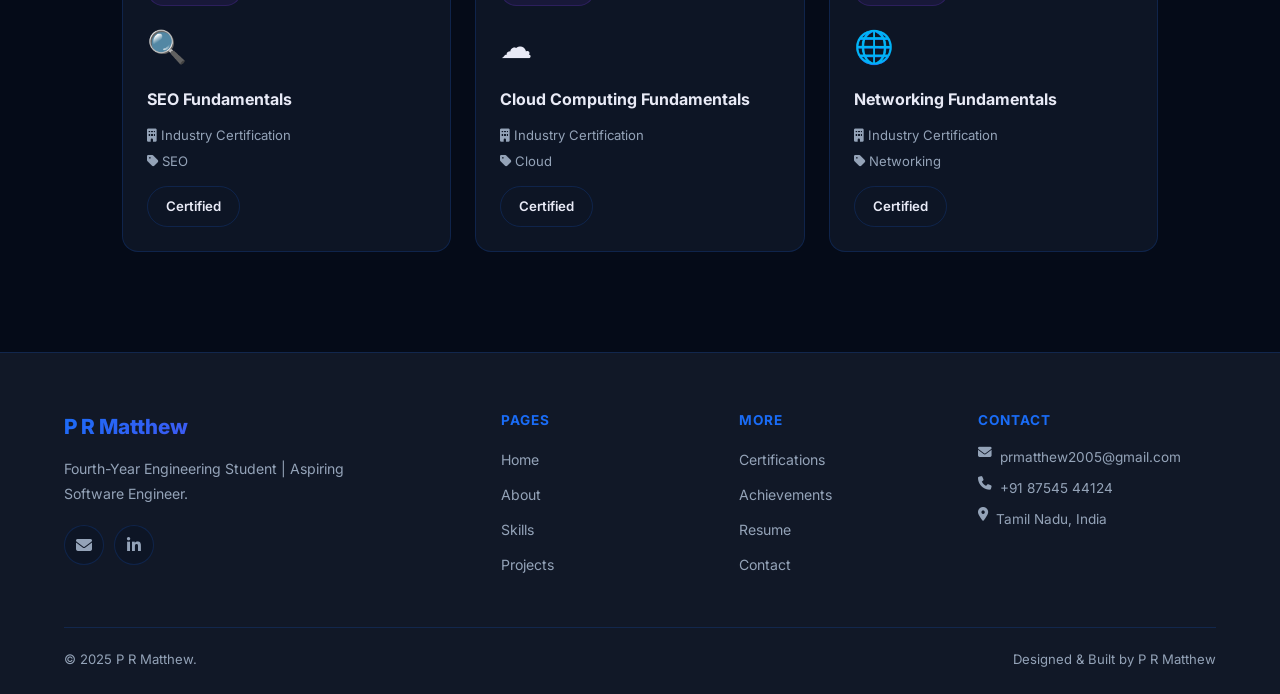
<file: certifications.html>
<!DOCTYPE html>
<html lang="en">
<head>
  <meta charset="UTF-8" /><meta name="viewport" content="width=device-width, initial-scale=1.0" />
  <meta name="description" content="Certifications earned by P R Matthew – Cisco, IBM, Google, and other industry certifications." />
  <title>Certifications | P R Matthew</title>
  <link rel="stylesheet" href="style.css" />
  <link rel="stylesheet" href="https://cdnjs.cloudflare.com/ajax/libs/font-awesome/6.5.0/css/all.min.css" />
  <link href="https://fonts.googleapis.com/css2?family=Inter:wght@400;500;600;700;800;900&display=swap" rel="stylesheet" />
</head>
<body>
<div id="preloader"><div class="loader-ring"></div></div>
<nav class="navbar">
  <a href="index.html" class="nav-logo"><img src="profile-photoaidcom-cropped.jpg" alt="P R Matthew" /><span>P R Matthew</span></a>
  <div class="nav-links">
    <a href="index.html">Home</a><a href="about.html">About</a><a href="experience.html">Experience</a>
    <a href="skills.html">Skills</a><a href="projects.html">Projects</a><a href="certifications.html">Certifications</a>
    <a href="achievements.html">Achievements</a><a href="resume.html">Resume</a><a href="contact.html">Contact</a>
  </div>
  <div class="nav-actions">
    <button class="theme-toggle"><i class="fas fa-sun"></i></button>
    <button class="hamburger"><span></span><span></span><span></span></button>
  </div>
</nav>
<div class="mobile-menu">
  <a href="index.html">Home</a><a href="about.html">About</a><a href="experience.html">Experience</a>
  <a href="skills.html">Skills</a><a href="projects.html">Projects</a><a href="certifications.html">Certifications</a>
  <a href="achievements.html">Achievements</a><a href="resume.html">Resume</a><a href="contact.html">Contact</a>
</div>

<div class="page-hero">
  <div class="section-tag">Credentials</div>
  <h1>My <span class="gradient-text">Certifications</span></h1>
  <p>12+ industry-recognized certifications from Cisco, IBM, and other leading technology organizations.</p>
</div>

<section class="section">
  <div class="container">
    <!-- Filter Buttons -->
    <div class="cert-filter">
      <button class="filter-btn active" data-filter="all">All</button>
      <button class="filter-btn" data-filter="cisco">Cisco</button>
      <button class="filter-btn" data-filter="ibm">IBM</button>
      <button class="filter-btn" data-filter="other">Others</button>
    </div>

    <div class="certs-grid">

      <!-- CISCO -->
      <div class="cert-card" data-category="cisco" data-aos="fade-up" data-aos-delay="0">
        <span class="cert-issuer-badge cisco"><i class="fas fa-network-wired"></i> Cisco</span>
        <div class="cert-icon">🛡️</div>
        <h3>Introduction to Cybersecurity</h3>
        <div class="cert-meta">
          <span><i class="fas fa-building"></i> Cisco Networking Academy</span>
          <span><i class="fas fa-tag"></i> Cybersecurity</span>
        </div>
        <div class="cert-verify">
          <a href="https://www.netacad.com/" target="_blank" rel="noopener" class="btn btn-outline btn-sm">
            <i class="fas fa-external-link-alt"></i> Verify
          </a>
        </div>
      </div>

      <div class="cert-card" data-category="cisco" data-aos="fade-up" data-aos-delay="50">
        <span class="cert-issuer-badge cisco"><i class="fas fa-network-wired"></i> Cisco</span>
        <div class="cert-icon">🌐</div>
        <h3>Networking Basics</h3>
        <div class="cert-meta">
          <span><i class="fas fa-building"></i> Cisco Networking Academy</span>
          <span><i class="fas fa-tag"></i> Networking</span>
        </div>
        <div class="cert-verify">
          <a href="https://www.netacad.com/" target="_blank" rel="noopener" class="btn btn-outline btn-sm">
            <i class="fas fa-external-link-alt"></i> Verify
          </a>
        </div>
      </div>

      <div class="cert-card" data-category="cisco" data-aos="fade-up" data-aos-delay="100">
        <span class="cert-issuer-badge cisco"><i class="fas fa-network-wired"></i> Cisco</span>
        <div class="cert-icon">🔐</div>
        <h3>Cybersecurity Essentials</h3>
        <div class="cert-meta">
          <span><i class="fas fa-building"></i> Cisco Networking Academy</span>
          <span><i class="fas fa-tag"></i> Cybersecurity</span>
        </div>
        <div class="cert-verify">
          <a href="https://www.netacad.com/" target="_blank" rel="noopener" class="btn btn-outline btn-sm">
            <i class="fas fa-external-link-alt"></i> Verify
          </a>
        </div>
      </div>

      <div class="cert-card" data-category="cisco" data-aos="fade-up" data-aos-delay="150">
        <span class="cert-issuer-badge cisco"><i class="fas fa-network-wired"></i> Cisco</span>
        <div class="cert-icon">🔒</div>
        <h3>Network Defense</h3>
        <div class="cert-meta">
          <span><i class="fas fa-building"></i> Cisco Networking Academy</span>
          <span><i class="fas fa-tag"></i> Network Security</span>
        </div>
        <div class="cert-verify">
          <a href="https://www.netacad.com/" target="_blank" rel="noopener" class="btn btn-outline btn-sm">
            <i class="fas fa-external-link-alt"></i> Verify
          </a>
        </div>
      </div>

      <!-- IBM -->
      <div class="cert-card" data-category="ibm" data-aos="fade-up" data-aos-delay="0">
        <span class="cert-issuer-badge ibm"><i class="fas fa-microchip"></i> IBM</span>
        <div class="cert-icon">🤖</div>
        <h3>Introduction to Artificial Intelligence</h3>
        <div class="cert-meta">
          <span><i class="fas fa-building"></i> IBM SkillsBuild</span>
          <span><i class="fas fa-tag"></i> Artificial Intelligence</span>
        </div>
        <div class="cert-verify">
          <a href="https://skillsbuild.org/" target="_blank" rel="noopener" class="btn btn-outline btn-sm">
            <i class="fas fa-external-link-alt"></i> Verify
          </a>
        </div>
      </div>

      <div class="cert-card" data-category="ibm" data-aos="fade-up" data-aos-delay="50">
        <span class="cert-issuer-badge ibm"><i class="fas fa-microchip"></i> IBM</span>
        <div class="cert-icon">💡</div>
        <h3>AI Fundamentals</h3>
        <div class="cert-meta">
          <span><i class="fas fa-building"></i> IBM SkillsBuild</span>
          <span><i class="fas fa-tag"></i> AI Fundamentals</span>
        </div>
        <div class="cert-verify">
          <a href="https://skillsbuild.org/" target="_blank" rel="noopener" class="btn btn-outline btn-sm">
            <i class="fas fa-external-link-alt"></i> Verify
          </a>
        </div>
      </div>

      <!-- Others -->
      <div class="cert-card" data-category="other" data-aos="fade-up" data-aos-delay="0">
        <span class="cert-issuer-badge other"><i class="fas fa-star"></i> Industry</span>
        <div class="cert-icon">✨</div>
        <h3>Generative AI Fundamentals</h3>
        <div class="cert-meta">
          <span><i class="fas fa-building"></i> Industry Certification</span>
          <span><i class="fas fa-tag"></i> Generative AI</span>
        </div>
        <div class="cert-verify">
          <span class="btn btn-outline btn-sm" style="cursor:default">Certified</span>
        </div>
      </div>

      <div class="cert-card" data-category="other" data-aos="fade-up" data-aos-delay="50">
        <span class="cert-issuer-badge other"><i class="fas fa-star"></i> Industry</span>
        <div class="cert-icon">🧠</div>
        <h3>Prompt Engineering Basics</h3>
        <div class="cert-meta">
          <span><i class="fas fa-building"></i> Industry Certification</span>
          <span><i class="fas fa-tag"></i> Prompt Engineering</span>
        </div>
        <div class="cert-verify">
          <span class="btn btn-outline btn-sm" style="cursor:default">Certified</span>
        </div>
      </div>

      <div class="cert-card" data-category="other" data-aos="fade-up" data-aos-delay="100">
        <span class="cert-issuer-badge other"><i class="fas fa-star"></i> Industry</span>
        <div class="cert-icon">📊</div>
        <h3>Digital Marketing Fundamentals</h3>
        <div class="cert-meta">
          <span><i class="fas fa-building"></i> Industry Certification</span>
          <span><i class="fas fa-tag"></i> Digital Marketing</span>
        </div>
        <div class="cert-verify">
          <span class="btn btn-outline btn-sm" style="cursor:default">Certified</span>
        </div>
      </div>

      <div class="cert-card" data-category="other" data-aos="fade-up" data-aos-delay="150">
        <span class="cert-issuer-badge other"><i class="fas fa-star"></i> Industry</span>
        <div class="cert-icon">🔍</div>
        <h3>SEO Fundamentals</h3>
        <div class="cert-meta">
          <span><i class="fas fa-building"></i> Industry Certification</span>
          <span><i class="fas fa-tag"></i> SEO</span>
        </div>
        <div class="cert-verify">
          <span class="btn btn-outline btn-sm" style="cursor:default">Certified</span>
        </div>
      </div>

      <div class="cert-card" data-category="other" data-aos="fade-up" data-aos-delay="200">
        <span class="cert-issuer-badge other"><i class="fas fa-star"></i> Industry</span>
        <div class="cert-icon">☁️</div>
        <h3>Cloud Computing Fundamentals</h3>
        <div class="cert-meta">
          <span><i class="fas fa-building"></i> Industry Certification</span>
          <span><i class="fas fa-tag"></i> Cloud</span>
        </div>
        <div class="cert-verify">
          <span class="btn btn-outline btn-sm" style="cursor:default">Certified</span>
        </div>
      </div>

      <div class="cert-card" data-category="other" data-aos="fade-up" data-aos-delay="250">
        <span class="cert-issuer-badge other"><i class="fas fa-star"></i> Industry</span>
        <div class="cert-icon">🌐</div>
        <h3>Networking Fundamentals</h3>
        <div class="cert-meta">
          <span><i class="fas fa-building"></i> Industry Certification</span>
          <span><i class="fas fa-tag"></i> Networking</span>
        </div>
        <div class="cert-verify">
          <span class="btn btn-outline btn-sm" style="cursor:default">Certified</span>
        </div>
      </div>

    </div>
  </div>
</section>

<footer class="footer">
  <div class="footer-grid">
    <div class="footer-brand"><h3>P R Matthew</h3><p>Fourth-Year Engineering Student | Aspiring Software Engineer.</p>
      <div class="footer-social">
        <a href="mailto:prmatthew2005@gmail.com" class="social-icon"><i class="fas fa-envelope"></i></a>
        <a href="https://www.linkedin.com/in/p-r-matthew-728870373/" target="_blank" class="social-icon"><i class="fab fa-linkedin-in"></i></a>
      </div>
    </div>
    <div class="footer-col"><h4>Pages</h4><ul>
      <li><a href="index.html">Home</a></li><li><a href="about.html">About</a></li>
      <li><a href="skills.html">Skills</a></li><li><a href="projects.html">Projects</a></li>
    </ul></div>
    <div class="footer-col"><h4>More</h4><ul>
      <li><a href="certifications.html">Certifications</a></li><li><a href="achievements.html">Achievements</a></li>
      <li><a href="resume.html">Resume</a></li><li><a href="contact.html">Contact</a></li>
    </ul></div>
    <div class="footer-col"><h4>Contact</h4><ul class="footer-contact">
      <li><i class="fas fa-envelope"></i> prmatthew2005@gmail.com</li>
      <li><i class="fas fa-phone"></i> +91 87545 44124</li>
      <li><i class="fas fa-map-marker-alt"></i> Tamil Nadu, India</li>
    </ul></div>
  </div>
  <div class="footer-bottom"><span>&copy; 2025 P R Matthew.</span><span>Designed &amp; Built by P R Matthew</span></div>
</footer>
<button class="back-to-top"><i class="fas fa-chevron-up"></i></button>
<script src="script.js"></script>
</body>
</html>
</file>
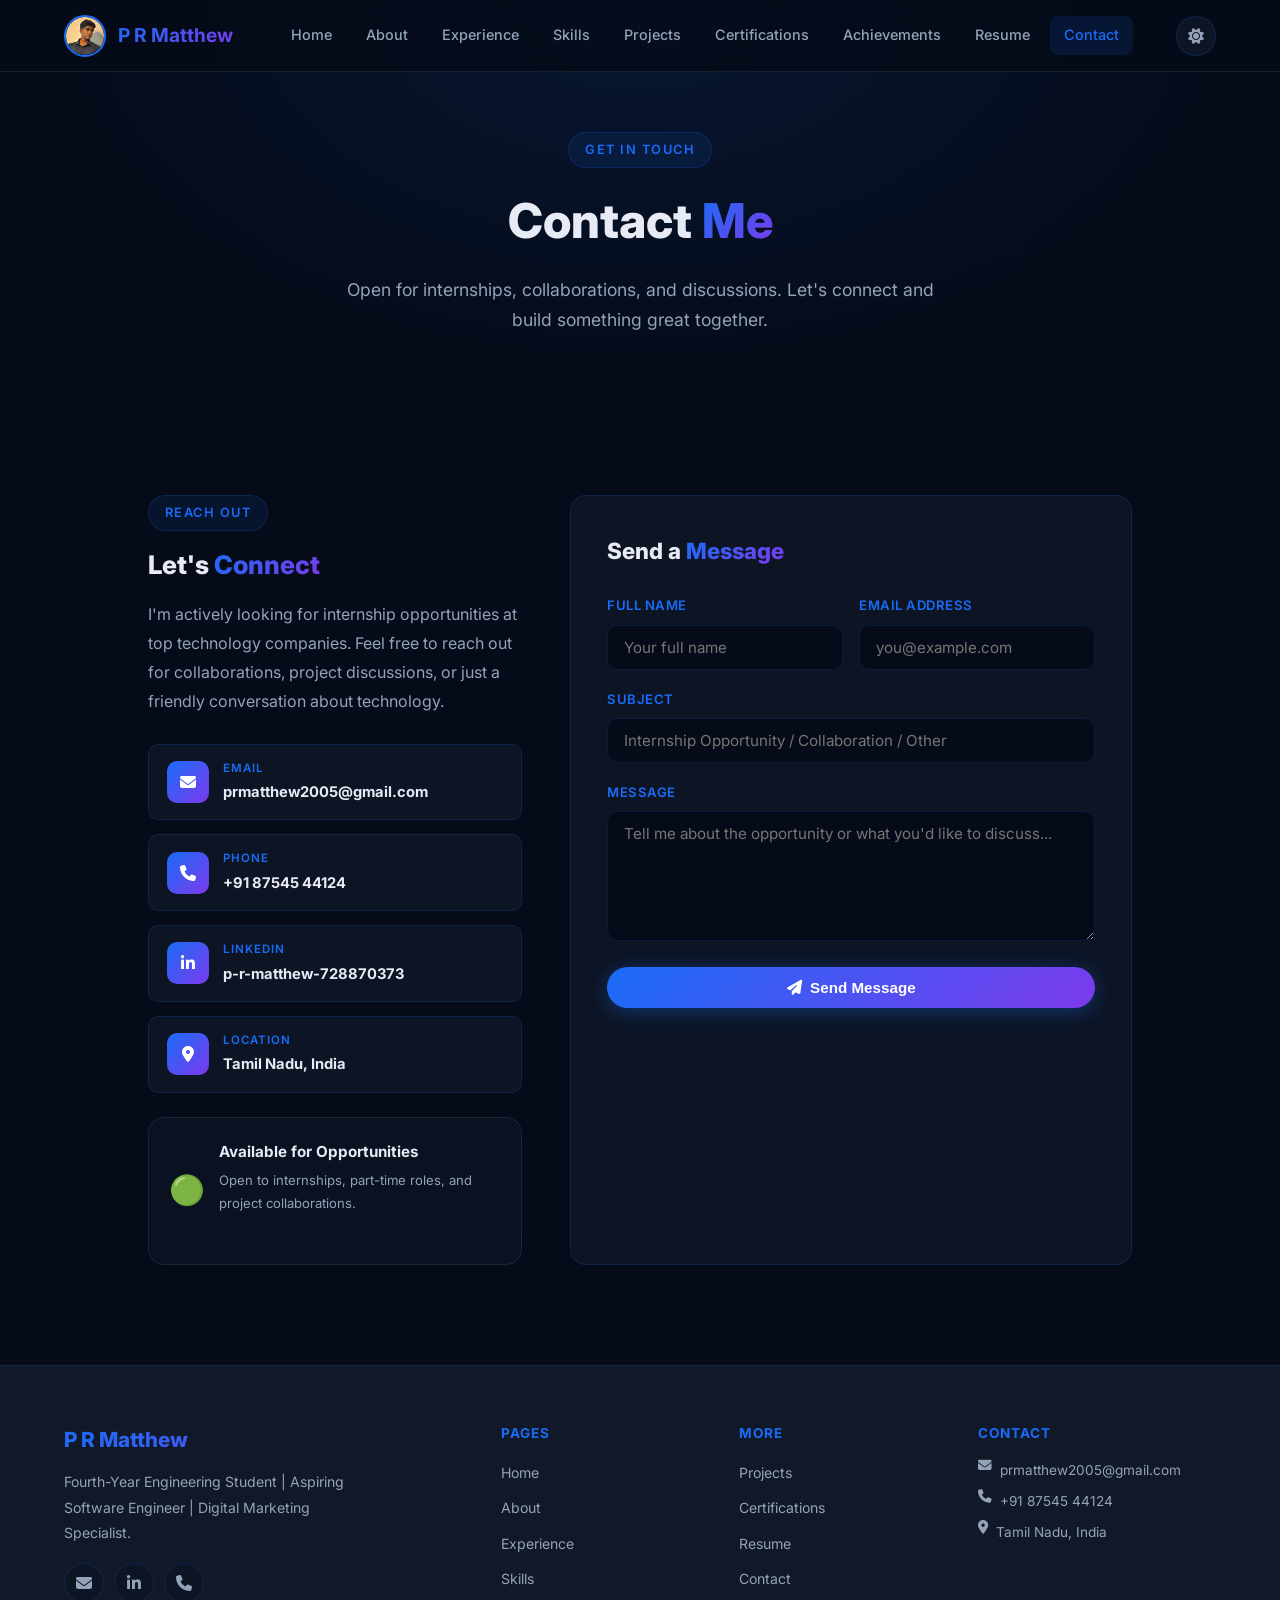
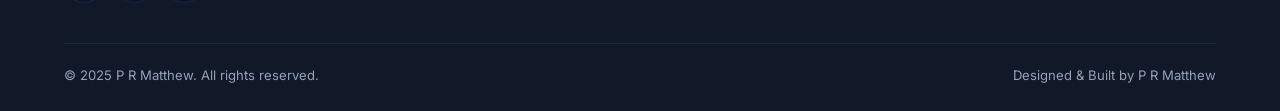
<file: contact.html>
<!DOCTYPE html>
<html lang="en">
<head>
  <meta charset="UTF-8" /><meta name="viewport" content="width=device-width, initial-scale=1.0" />
  <meta name="description" content="Contact P R Matthew – email, phone, LinkedIn, and message form." />
  <title>Contact | P R Matthew</title>
  <link rel="stylesheet" href="style.css" />
  <link rel="stylesheet" href="https://cdnjs.cloudflare.com/ajax/libs/font-awesome/6.5.0/css/all.min.css" />
  <link href="https://fonts.googleapis.com/css2?family=Inter:wght@400;500;600;700;800;900&display=swap" rel="stylesheet" />
</head>
<body>
<div id="preloader"><div class="loader-ring"></div></div>
<nav class="navbar">
  <a href="index.html" class="nav-logo"><img src="profile-photoaidcom-cropped.jpg" alt="P R Matthew" /><span>P R Matthew</span></a>
  <div class="nav-links">
    <a href="index.html">Home</a><a href="about.html">About</a><a href="experience.html">Experience</a>
    <a href="skills.html">Skills</a><a href="projects.html">Projects</a><a href="certifications.html">Certifications</a>
    <a href="achievements.html">Achievements</a><a href="resume.html">Resume</a><a href="contact.html">Contact</a>
  </div>
  <div class="nav-actions">
    <button class="theme-toggle"><i class="fas fa-sun"></i></button>
    <button class="hamburger"><span></span><span></span><span></span></button>
  </div>
</nav>
<div class="mobile-menu">
  <a href="index.html">Home</a><a href="about.html">About</a><a href="experience.html">Experience</a>
  <a href="skills.html">Skills</a><a href="projects.html">Projects</a><a href="certifications.html">Certifications</a>
  <a href="achievements.html">Achievements</a><a href="resume.html">Resume</a><a href="contact.html">Contact</a>
</div>

<div class="page-hero">
  <div class="section-tag">Get in Touch</div>
  <h1>Contact <span class="gradient-text">Me</span></h1>
  <p>Open for internships, collaborations, and discussions. Let's connect and build something great together.</p>
</div>

<section class="section">
  <div class="contact-grid container">

    <!-- Contact Info -->
    <div class="contact-info" data-aos="fade-right">
      <div class="section-tag">Reach Out</div>
      <h2>Let's <span class="gradient-text">Connect</span></h2>
      <p>
        I'm actively looking for internship opportunities at top technology companies. Feel free to reach out
        for collaborations, project discussions, or just a friendly conversation about technology.
      </p>
      <div class="contact-links">
        <a href="mailto:prmatthew2005@gmail.com" class="contact-link-item">
          <div class="contact-link-icon"><i class="fas fa-envelope"></i></div>
          <div class="contact-link-text"><span>Email</span><strong>prmatthew2005@gmail.com</strong></div>
        </a>
        <a href="tel:+918754544124" class="contact-link-item">
          <div class="contact-link-icon"><i class="fas fa-phone"></i></div>
          <div class="contact-link-text"><span>Phone</span><strong>+91 87545 44124</strong></div>
        </a>
        <a href="https://www.linkedin.com/in/p-r-matthew-728870373/" target="_blank" rel="noopener" class="contact-link-item">
          <div class="contact-link-icon"><i class="fab fa-linkedin-in"></i></div>
          <div class="contact-link-text"><span>LinkedIn</span><strong>p-r-matthew-728870373</strong></div>
        </a>
        <div class="contact-link-item">
          <div class="contact-link-icon"><i class="fas fa-map-marker-alt"></i></div>
          <div class="contact-link-text"><span>Location</span><strong>Tamil Nadu, India</strong></div>
        </div>
      </div>

      <!-- Availability card -->
      <div class="glass-card" style="padding:20px;margin-top:24px;display:flex;align-items:center;gap:14px">
        <div style="font-size:1.8rem">🟢</div>
        <div>
          <strong style="font-size:0.95rem">Available for Opportunities</strong>
          <p style="color:var(--text-muted);font-size:0.82rem;margin-top:4px">Open to internships, part-time roles, and project collaborations.</p>
        </div>
      </div>
    </div>

    <!-- Contact Form -->
    <div class="contact-form-card" data-aos="fade-left">
      <h2>Send a <span class="gradient-text">Message</span></h2>
      <form id="contact-form" novalidate>
        <div class="form-row">
          <div class="form-group">
            <label for="cf-name">Full Name</label>
            <input type="text" id="cf-name" name="name" placeholder="Your full name" required autocomplete="name" />
          </div>
          <div class="form-group">
            <label for="cf-email">Email Address</label>
            <input type="email" id="cf-email" name="email" placeholder="you@example.com" required autocomplete="email" />
          </div>
        </div>
        <div class="form-group">
          <label for="cf-subject">Subject</label>
          <input type="text" id="cf-subject" name="subject" placeholder="Internship Opportunity / Collaboration / Other" />
        </div>
        <div class="form-group">
          <label for="cf-msg">Message</label>
          <textarea id="cf-msg" name="message" placeholder="Tell me about the opportunity or what you'd like to discuss..." required></textarea>
        </div>
        <button type="submit" class="btn btn-primary" style="width:100%;justify-content:center">
          <i class="fas fa-paper-plane"></i> Send Message
        </button>
        <div class="form-success" role="alert">
          <i class="fas fa-check-circle"></i> Message sent successfully! I'll get back to you soon.
        </div>
      </form>
    </div>

  </div>
</section>

<footer class="footer">
  <div class="footer-grid">
    <div class="footer-brand"><h3>P R Matthew</h3><p>Fourth-Year Engineering Student | Aspiring Software Engineer | Digital Marketing Specialist.</p>
      <div class="footer-social">
        <a href="mailto:prmatthew2005@gmail.com" class="social-icon"><i class="fas fa-envelope"></i></a>
        <a href="https://www.linkedin.com/in/p-r-matthew-728870373/" target="_blank" class="social-icon"><i class="fab fa-linkedin-in"></i></a>
        <a href="tel:+918754544124" class="social-icon"><i class="fas fa-phone"></i></a>
      </div>
    </div>
    <div class="footer-col"><h4>Pages</h4><ul>
      <li><a href="index.html">Home</a></li><li><a href="about.html">About</a></li>
      <li><a href="experience.html">Experience</a></li><li><a href="skills.html">Skills</a></li>
    </ul></div>
    <div class="footer-col"><h4>More</h4><ul>
      <li><a href="projects.html">Projects</a></li><li><a href="certifications.html">Certifications</a></li>
      <li><a href="resume.html">Resume</a></li><li><a href="contact.html">Contact</a></li>
    </ul></div>
    <div class="footer-col"><h4>Contact</h4><ul class="footer-contact">
      <li><i class="fas fa-envelope"></i> prmatthew2005@gmail.com</li>
      <li><i class="fas fa-phone"></i> +91 87545 44124</li>
      <li><i class="fas fa-map-marker-alt"></i> Tamil Nadu, India</li>
    </ul></div>
  </div>
  <div class="footer-bottom"><span>&copy; 2025 P R Matthew. All rights reserved.</span><span>Designed &amp; Built by P R Matthew</span></div>
</footer>
<button class="back-to-top"><i class="fas fa-chevron-up"></i></button>
<script src="script.js"></script>
</body>
</html>
</file>
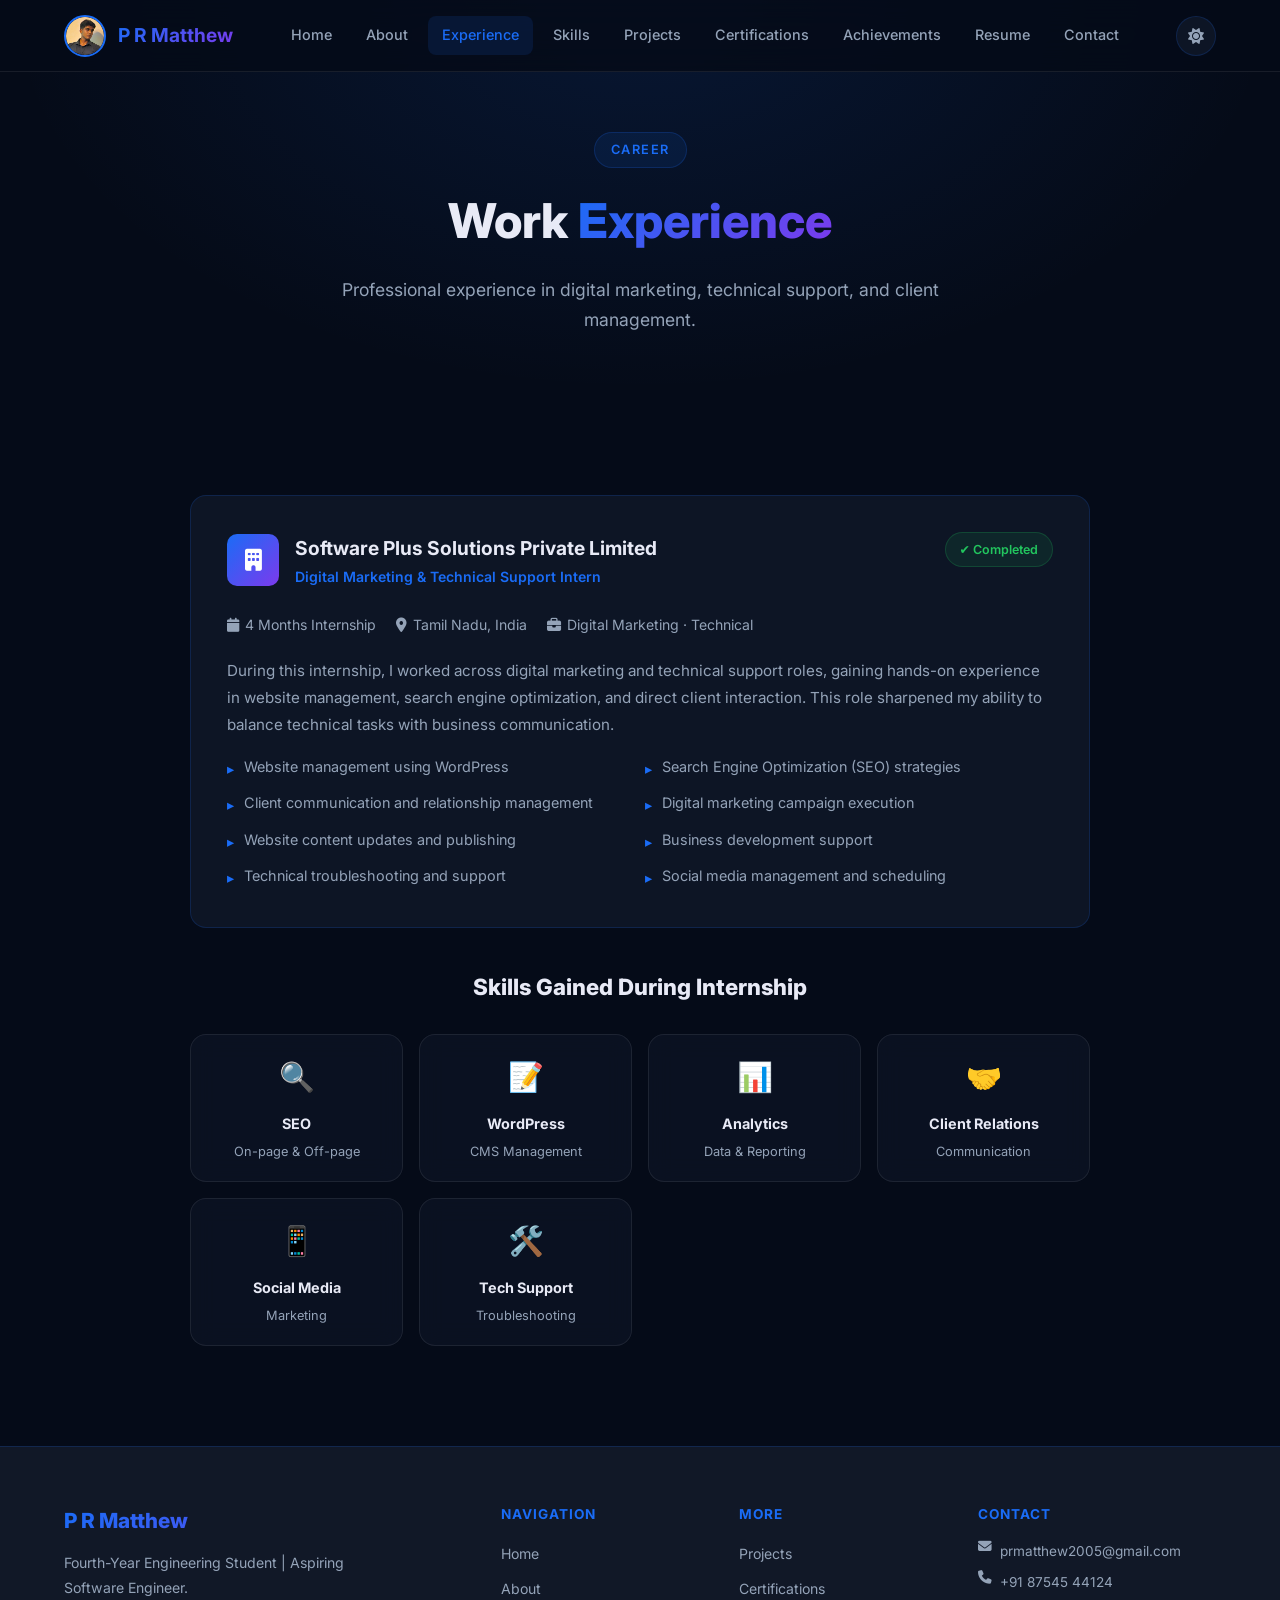
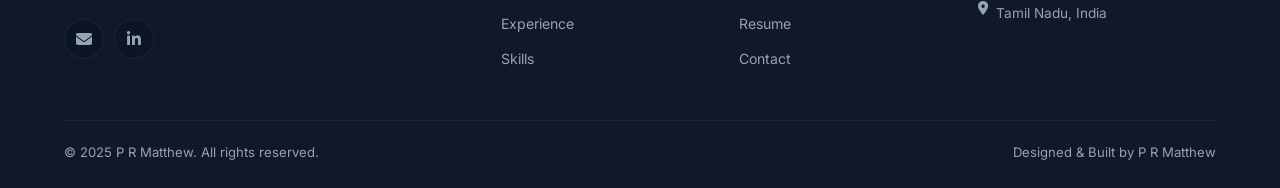
<file: experience.html>
<!DOCTYPE html>
<html lang="en">
<head>
  <meta charset="UTF-8" /><meta name="viewport" content="width=device-width, initial-scale=1.0" />
  <meta name="description" content="Work experience of P R Matthew – Digital Marketing & Technical Support Intern at Software Plus Solutions." />
  <title>Experience | P R Matthew</title>
  <link rel="stylesheet" href="style.css" />
  <link rel="stylesheet" href="https://cdnjs.cloudflare.com/ajax/libs/font-awesome/6.5.0/css/all.min.css" />
  <link href="https://fonts.googleapis.com/css2?family=Inter:wght@400;500;600;700;800;900&display=swap" rel="stylesheet" />
</head>
<body>
<div id="preloader"><div class="loader-ring"></div></div>
<nav class="navbar" role="navigation">
  <a href="index.html" class="nav-logo"><img src="profile-photoaidcom-cropped.jpg" alt="P R Matthew" /><span>P R Matthew</span></a>
  <div class="nav-links">
    <a href="index.html">Home</a><a href="about.html">About</a><a href="experience.html">Experience</a>
    <a href="skills.html">Skills</a><a href="projects.html">Projects</a><a href="certifications.html">Certifications</a>
    <a href="achievements.html">Achievements</a><a href="resume.html">Resume</a><a href="contact.html">Contact</a>
  </div>
  <div class="nav-actions">
    <button class="theme-toggle"><i class="fas fa-sun"></i></button>
    <button class="hamburger"><span></span><span></span><span></span></button>
  </div>
</nav>
<div class="mobile-menu">
  <a href="index.html">Home</a><a href="about.html">About</a><a href="experience.html">Experience</a>
  <a href="skills.html">Skills</a><a href="projects.html">Projects</a><a href="certifications.html">Certifications</a>
  <a href="achievements.html">Achievements</a><a href="resume.html">Resume</a><a href="contact.html">Contact</a>
</div>

<div class="page-hero">
  <div class="section-tag">Career</div>
  <h1>Work <span class="gradient-text">Experience</span></h1>
  <p>Professional experience in digital marketing, technical support, and client management.</p>
</div>

<section class="section">
  <div class="container">
    <!-- Experience Card -->
    <div class="exp-card" data-aos="fade-up">
      <div class="exp-header">
        <div class="exp-company">
          <div class="exp-logo"><i class="fas fa-building"></i></div>
          <div>
            <h3>Software Plus Solutions Private Limited</h3>
            <p>Digital Marketing &amp; Technical Support Intern</p>
          </div>
        </div>
        <span class="exp-badge">✔ Completed</span>
      </div>
      <div class="exp-meta">
        <span><i class="fas fa-calendar"></i> 4 Months Internship</span>
        <span><i class="fas fa-map-marker-alt"></i> Tamil Nadu, India</span>
        <span><i class="fas fa-briefcase"></i> Digital Marketing · Technical</span>
      </div>
      <p style="color:var(--text-muted);font-size:0.95rem;line-height:1.8;margin-bottom:16px">
        During this internship, I worked across digital marketing and technical support roles, gaining hands-on
        experience in website management, search engine optimization, and direct client interaction. This role
        sharpened my ability to balance technical tasks with business communication.
      </p>
      <div class="exp-tasks">
        <div class="exp-task">Website management using WordPress</div>
        <div class="exp-task">Search Engine Optimization (SEO) strategies</div>
        <div class="exp-task">Client communication and relationship management</div>
        <div class="exp-task">Digital marketing campaign execution</div>
        <div class="exp-task">Website content updates and publishing</div>
        <div class="exp-task">Business development support</div>
        <div class="exp-task">Technical troubleshooting and support</div>
        <div class="exp-task">Social media management and scheduling</div>
      </div>
    </div>

    <!-- Skills Gained -->
    <div style="max-width:900px;margin:40px auto 0">
      <h2 style="text-align:center;font-size:1.4rem;font-weight:800;margin-bottom:28px">
        Skills Gained During Internship
      </h2>
      <div style="display:grid;grid-template-columns:repeat(auto-fill,minmax(200px,1fr));gap:16px" data-aos="fade-up">
        <div class="glass-card" style="padding:18px;text-align:center">
          <div style="font-size:1.8rem;margin-bottom:8px">🔍</div>
          <strong style="font-size:0.9rem">SEO</strong>
          <p style="color:var(--text-muted);font-size:0.8rem;margin-top:4px">On-page &amp; Off-page</p>
        </div>
        <div class="glass-card" style="padding:18px;text-align:center">
          <div style="font-size:1.8rem;margin-bottom:8px">📝</div>
          <strong style="font-size:0.9rem">WordPress</strong>
          <p style="color:var(--text-muted);font-size:0.8rem;margin-top:4px">CMS Management</p>
        </div>
        <div class="glass-card" style="padding:18px;text-align:center">
          <div style="font-size:1.8rem;margin-bottom:8px">📊</div>
          <strong style="font-size:0.9rem">Analytics</strong>
          <p style="color:var(--text-muted);font-size:0.8rem;margin-top:4px">Data &amp; Reporting</p>
        </div>
        <div class="glass-card" style="padding:18px;text-align:center">
          <div style="font-size:1.8rem;margin-bottom:8px">🤝</div>
          <strong style="font-size:0.9rem">Client Relations</strong>
          <p style="color:var(--text-muted);font-size:0.8rem;margin-top:4px">Communication</p>
        </div>
        <div class="glass-card" style="padding:18px;text-align:center">
          <div style="font-size:1.8rem;margin-bottom:8px">📱</div>
          <strong style="font-size:0.9rem">Social Media</strong>
          <p style="color:var(--text-muted);font-size:0.8rem;margin-top:4px">Marketing</p>
        </div>
        <div class="glass-card" style="padding:18px;text-align:center">
          <div style="font-size:1.8rem;margin-bottom:8px">🛠️</div>
          <strong style="font-size:0.9rem">Tech Support</strong>
          <p style="color:var(--text-muted);font-size:0.8rem;margin-top:4px">Troubleshooting</p>
        </div>
      </div>
    </div>
  </div>
</section>

<footer class="footer">
  <div class="footer-grid">
    <div class="footer-brand"><h3>P R Matthew</h3><p>Fourth-Year Engineering Student | Aspiring Software Engineer.</p>
      <div class="footer-social">
        <a href="mailto:prmatthew2005@gmail.com" class="social-icon"><i class="fas fa-envelope"></i></a>
        <a href="https://www.linkedin.com/in/p-r-matthew-728870373/" target="_blank" class="social-icon"><i class="fab fa-linkedin-in"></i></a>
      </div>
    </div>
    <div class="footer-col"><h4>Navigation</h4><ul>
      <li><a href="index.html">Home</a></li><li><a href="about.html">About</a></li>
      <li><a href="experience.html">Experience</a></li><li><a href="skills.html">Skills</a></li>
    </ul></div>
    <div class="footer-col"><h4>More</h4><ul>
      <li><a href="projects.html">Projects</a></li><li><a href="certifications.html">Certifications</a></li>
      <li><a href="resume.html">Resume</a></li><li><a href="contact.html">Contact</a></li>
    </ul></div>
    <div class="footer-col"><h4>Contact</h4><ul class="footer-contact">
      <li><i class="fas fa-envelope"></i> prmatthew2005@gmail.com</li>
      <li><i class="fas fa-phone"></i> +91 87545 44124</li>
      <li><i class="fas fa-map-marker-alt"></i> Tamil Nadu, India</li>
    </ul></div>
  </div>
  <div class="footer-bottom">
    <span>&copy; 2025 P R Matthew. All rights reserved.</span>
    <span>Designed &amp; Built by P R Matthew</span>
  </div>
</footer>
<button class="back-to-top"><i class="fas fa-chevron-up"></i></button>
<script src="script.js"></script>
</body>
</html>
</file>
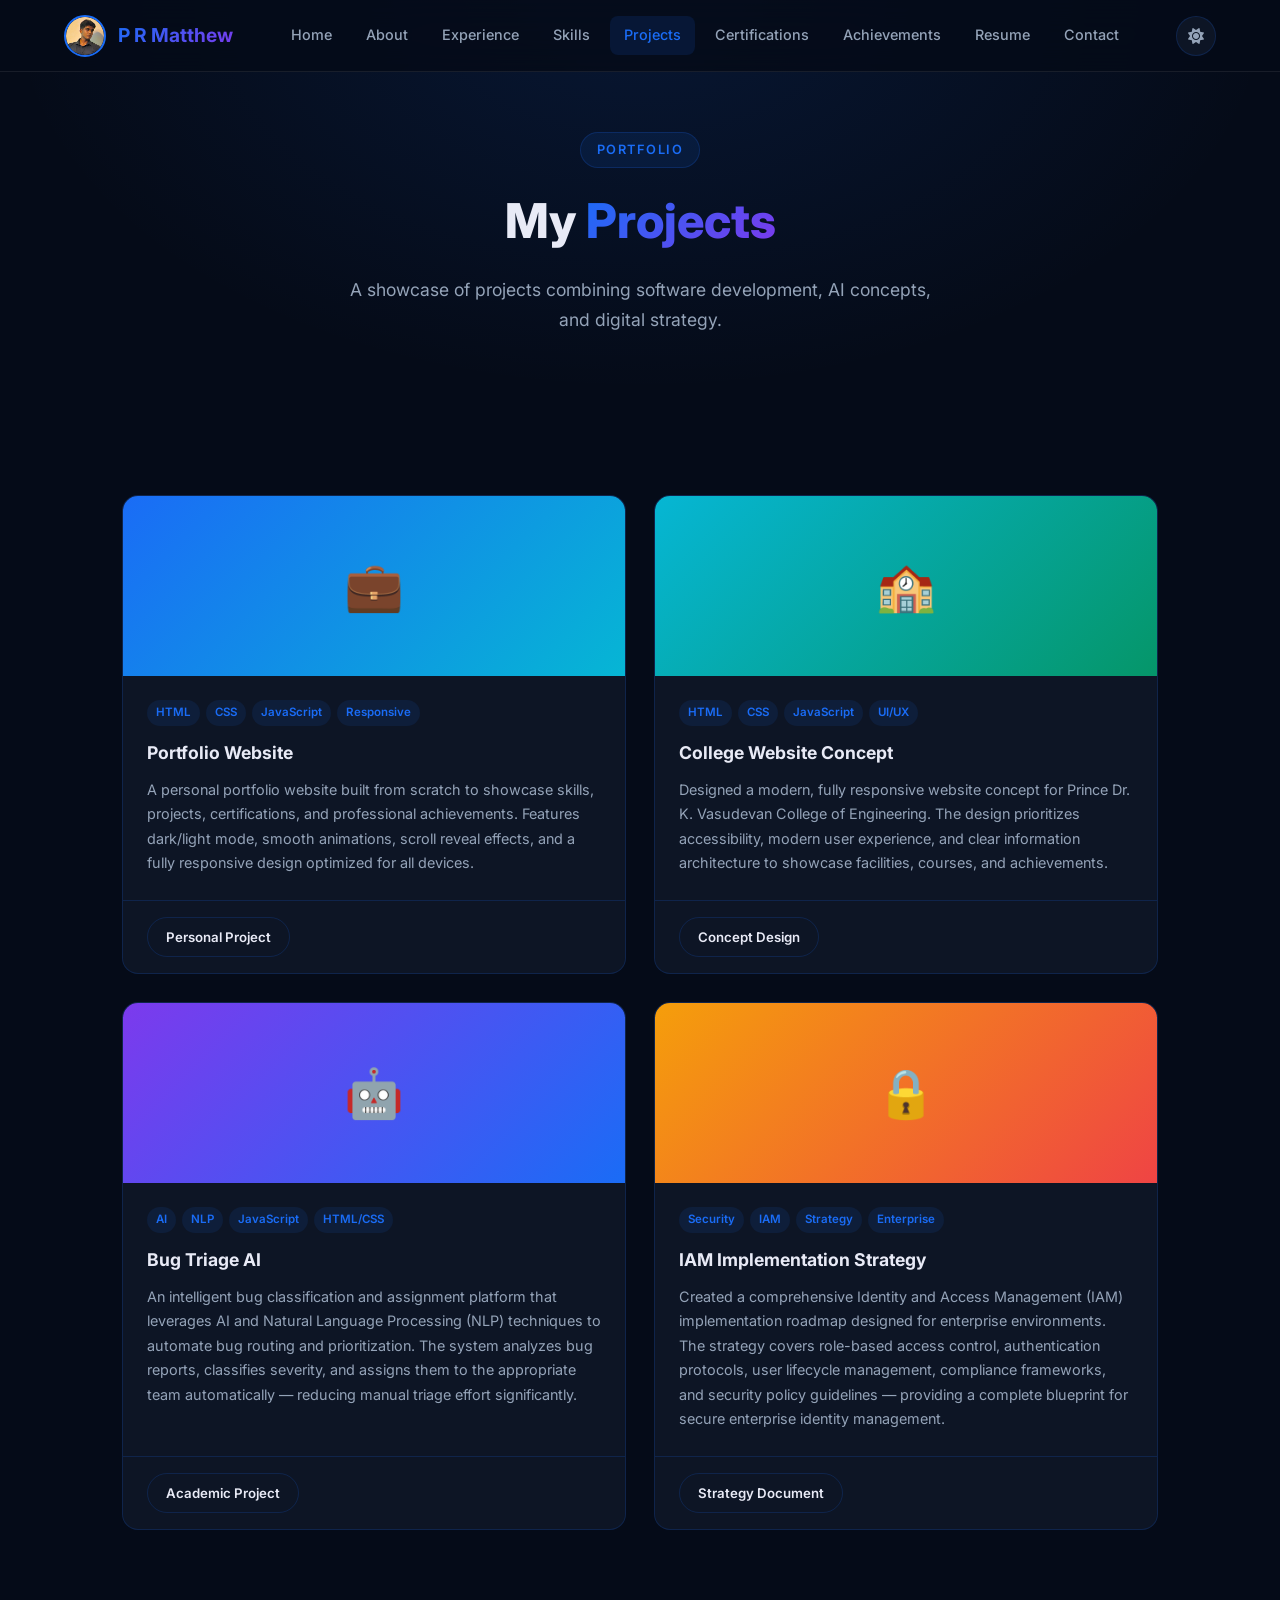
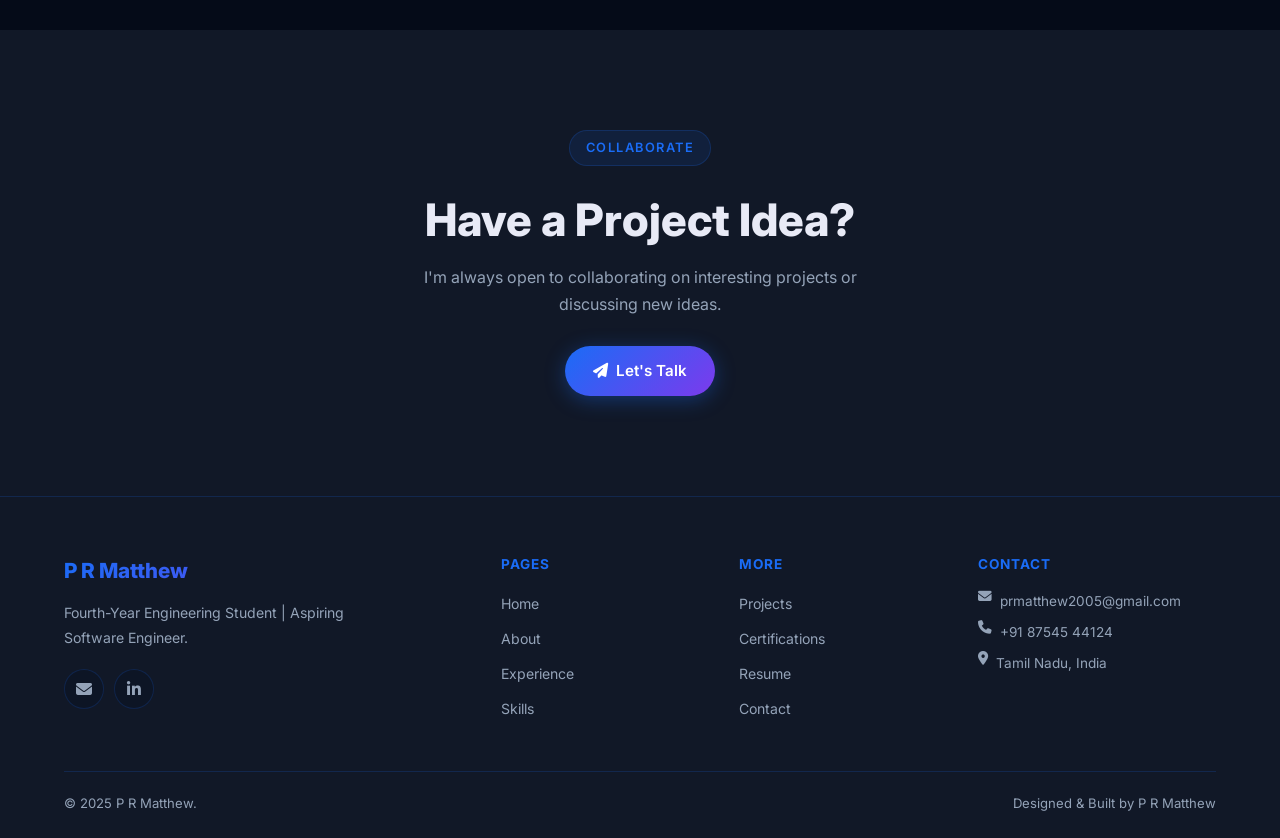
<file: projects.html>
<!DOCTYPE html>
<html lang="en">
<head>
  <meta charset="UTF-8" /><meta name="viewport" content="width=device-width, initial-scale=1.0" />
  <meta name="description" content="Projects by P R Matthew – Portfolio website, Bug Triage AI, College Website Concept, IAM Strategy." />
  <title>Projects | P R Matthew</title>
  <link rel="stylesheet" href="style.css" />
  <link rel="stylesheet" href="https://cdnjs.cloudflare.com/ajax/libs/font-awesome/6.5.0/css/all.min.css" />
  <link href="https://fonts.googleapis.com/css2?family=Inter:wght@400;500;600;700;800;900&display=swap" rel="stylesheet" />
</head>
<body>
<div id="preloader"><div class="loader-ring"></div></div>
<nav class="navbar">
  <a href="index.html" class="nav-logo"><img src="profile-photoaidcom-cropped.jpg" alt="P R Matthew" /><span>P R Matthew</span></a>
  <div class="nav-links">
    <a href="index.html">Home</a><a href="about.html">About</a><a href="experience.html">Experience</a>
    <a href="skills.html">Skills</a><a href="projects.html">Projects</a><a href="certifications.html">Certifications</a>
    <a href="achievements.html">Achievements</a><a href="resume.html">Resume</a><a href="contact.html">Contact</a>
  </div>
  <div class="nav-actions">
    <button class="theme-toggle"><i class="fas fa-sun"></i></button>
    <button class="hamburger"><span></span><span></span><span></span></button>
  </div>
</nav>
<div class="mobile-menu">
  <a href="index.html">Home</a><a href="about.html">About</a><a href="experience.html">Experience</a>
  <a href="skills.html">Skills</a><a href="projects.html">Projects</a><a href="certifications.html">Certifications</a>
  <a href="achievements.html">Achievements</a><a href="resume.html">Resume</a><a href="contact.html">Contact</a>
</div>

<div class="page-hero">
  <div class="section-tag">Portfolio</div>
  <h1>My <span class="gradient-text">Projects</span></h1>
  <p>A showcase of projects combining software development, AI concepts, and digital strategy.</p>
</div>

<section class="section">
  <div class="container">
    <div class="projects-grid">

      <!-- Project 1 -->
      <div class="project-card" data-aos="fade-up" data-aos-delay="0">
        <div class="project-banner blue">💼</div>
        <div class="project-body">
          <div class="project-tags">
            <span class="project-tag">HTML</span><span class="project-tag">CSS</span>
            <span class="project-tag">JavaScript</span><span class="project-tag">Responsive</span>
          </div>
          <h3>Portfolio Website</h3>
          <p>A personal portfolio website built from scratch to showcase skills, projects, certifications, and professional achievements. Features dark/light mode, smooth animations, scroll reveal effects, and a fully responsive design optimized for all devices.</p>
        </div>
        <div class="project-footer">
          <span class="btn btn-outline btn-sm" style="cursor:default">Personal Project</span>
        </div>
      </div>

      <!-- Project 2 -->
      <div class="project-card" data-aos="fade-up" data-aos-delay="100">
        <div class="project-banner teal">🏫</div>
        <div class="project-body">
          <div class="project-tags">
            <span class="project-tag">HTML</span><span class="project-tag">CSS</span>
            <span class="project-tag">JavaScript</span><span class="project-tag">UI/UX</span>
          </div>
          <h3>College Website Concept</h3>
          <p>Designed a modern, fully responsive website concept for Prince Dr. K. Vasudevan College of Engineering. The design prioritizes accessibility, modern user experience, and clear information architecture to showcase facilities, courses, and achievements.</p>
        </div>
        <div class="project-footer">
          <span class="btn btn-outline btn-sm" style="cursor:default">Concept Design</span>
        </div>
      </div>

      <!-- Project 3 -->
      <div class="project-card" data-aos="fade-up" data-aos-delay="200">
        <div class="project-banner purple">🤖</div>
        <div class="project-body">
          <div class="project-tags">
            <span class="project-tag">AI</span><span class="project-tag">NLP</span>
            <span class="project-tag">JavaScript</span><span class="project-tag">HTML/CSS</span>
          </div>
          <h3>Bug Triage AI</h3>
          <p>An intelligent bug classification and assignment platform that leverages AI and Natural Language Processing (NLP) techniques to automate bug routing and prioritization. The system analyzes bug reports, classifies severity, and assigns them to the appropriate team automatically — reducing manual triage effort significantly.</p>
        </div>
        <div class="project-footer">
          <span class="btn btn-outline btn-sm" style="cursor:default">Academic Project</span>
        </div>
      </div>

      <!-- Project 4 -->
      <div class="project-card" data-aos="fade-up" data-aos-delay="300">
        <div class="project-banner orange">🔒</div>
        <div class="project-body">
          <div class="project-tags">
            <span class="project-tag">Security</span><span class="project-tag">IAM</span>
            <span class="project-tag">Strategy</span><span class="project-tag">Enterprise</span>
          </div>
          <h3>IAM Implementation Strategy</h3>
          <p>Created a comprehensive Identity and Access Management (IAM) implementation roadmap designed for enterprise environments. The strategy covers role-based access control, authentication protocols, user lifecycle management, compliance frameworks, and security policy guidelines — providing a complete blueprint for secure enterprise identity management.</p>
        </div>
        <div class="project-footer">
          <span class="btn btn-outline btn-sm" style="cursor:default">Strategy Document</span>
        </div>
      </div>

    </div>
  </div>
</section>

<!-- CTA -->
<section class="section section-alt">
  <div class="container text-center" data-aos="zoom-in">
    <div class="section-tag">Collaborate</div>
    <h2 class="section-title" style="max-width:500px;margin:16px auto">Have a Project Idea?</h2>
    <p style="color:var(--text-muted);max-width:450px;margin:0 auto 28px">I'm always open to collaborating on interesting projects or discussing new ideas.</p>
    <a href="contact.html" class="btn btn-primary"><i class="fas fa-paper-plane"></i> Let's Talk</a>
  </div>
</section>

<footer class="footer">
  <div class="footer-grid">
    <div class="footer-brand"><h3>P R Matthew</h3><p>Fourth-Year Engineering Student | Aspiring Software Engineer.</p>
      <div class="footer-social">
        <a href="mailto:prmatthew2005@gmail.com" class="social-icon"><i class="fas fa-envelope"></i></a>
        <a href="https://www.linkedin.com/in/p-r-matthew-728870373/" target="_blank" class="social-icon"><i class="fab fa-linkedin-in"></i></a>
      </div>
    </div>
    <div class="footer-col"><h4>Pages</h4><ul>
      <li><a href="index.html">Home</a></li><li><a href="about.html">About</a></li>
      <li><a href="experience.html">Experience</a></li><li><a href="skills.html">Skills</a></li>
    </ul></div>
    <div class="footer-col"><h4>More</h4><ul>
      <li><a href="projects.html">Projects</a></li><li><a href="certifications.html">Certifications</a></li>
      <li><a href="resume.html">Resume</a></li><li><a href="contact.html">Contact</a></li>
    </ul></div>
    <div class="footer-col"><h4>Contact</h4><ul class="footer-contact">
      <li><i class="fas fa-envelope"></i> prmatthew2005@gmail.com</li>
      <li><i class="fas fa-phone"></i> +91 87545 44124</li>
      <li><i class="fas fa-map-marker-alt"></i> Tamil Nadu, India</li>
    </ul></div>
  </div>
  <div class="footer-bottom"><span>&copy; 2025 P R Matthew.</span><span>Designed &amp; Built by P R Matthew</span></div>
</footer>
<button class="back-to-top"><i class="fas fa-chevron-up"></i></button>
<script src="script.js"></script>
</body>
</html>
</file>
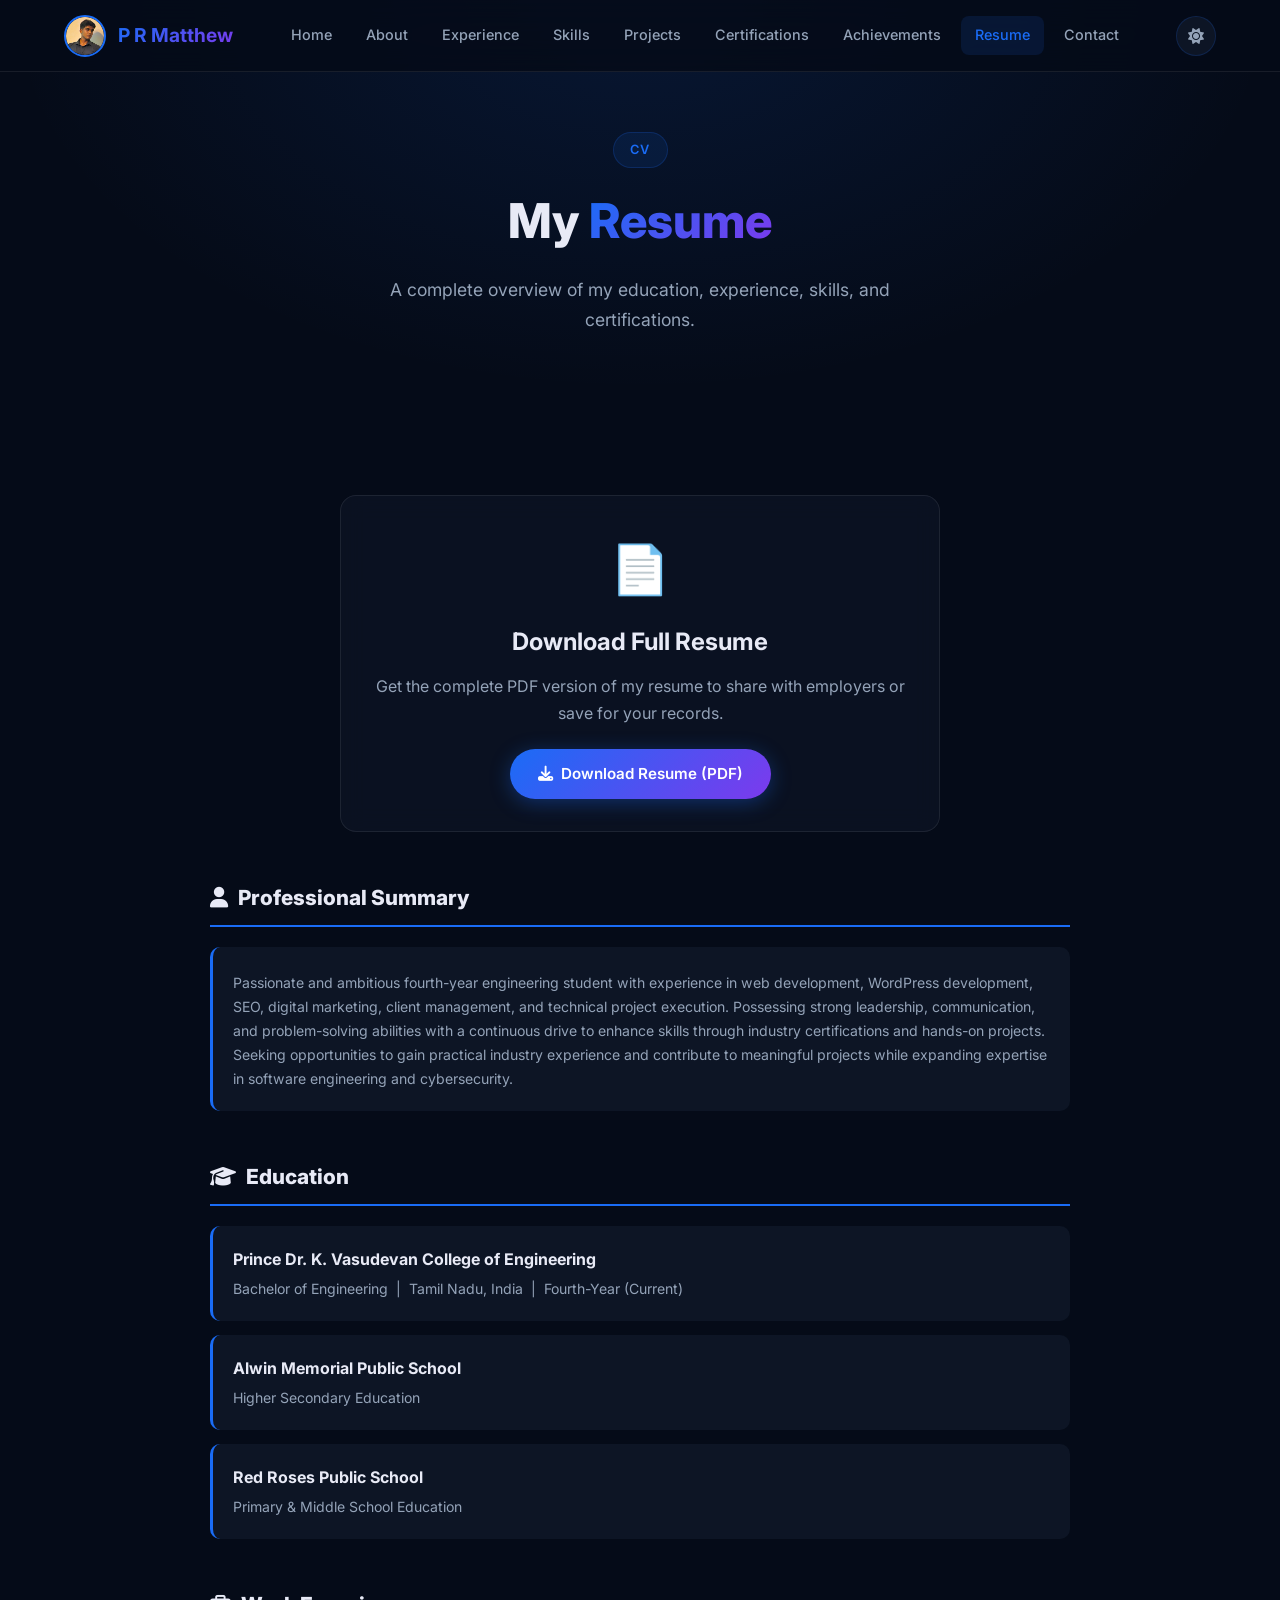
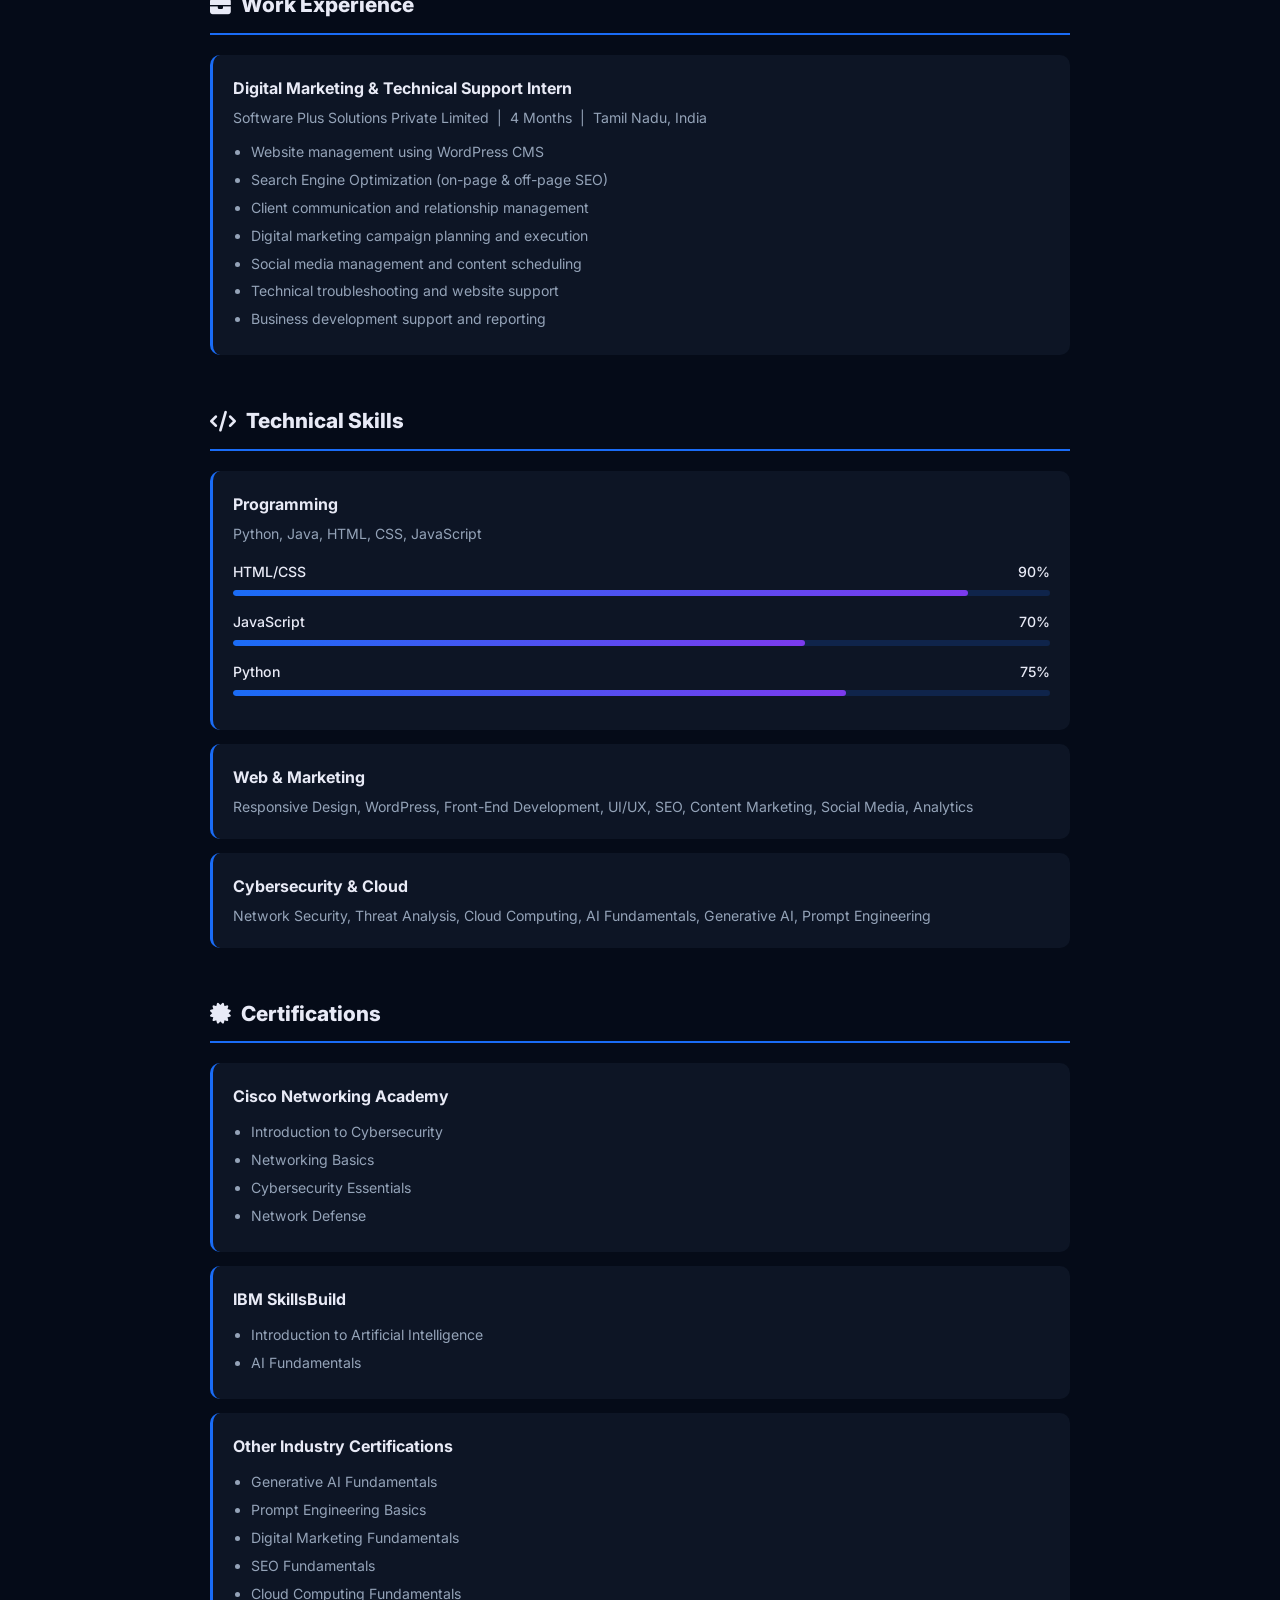
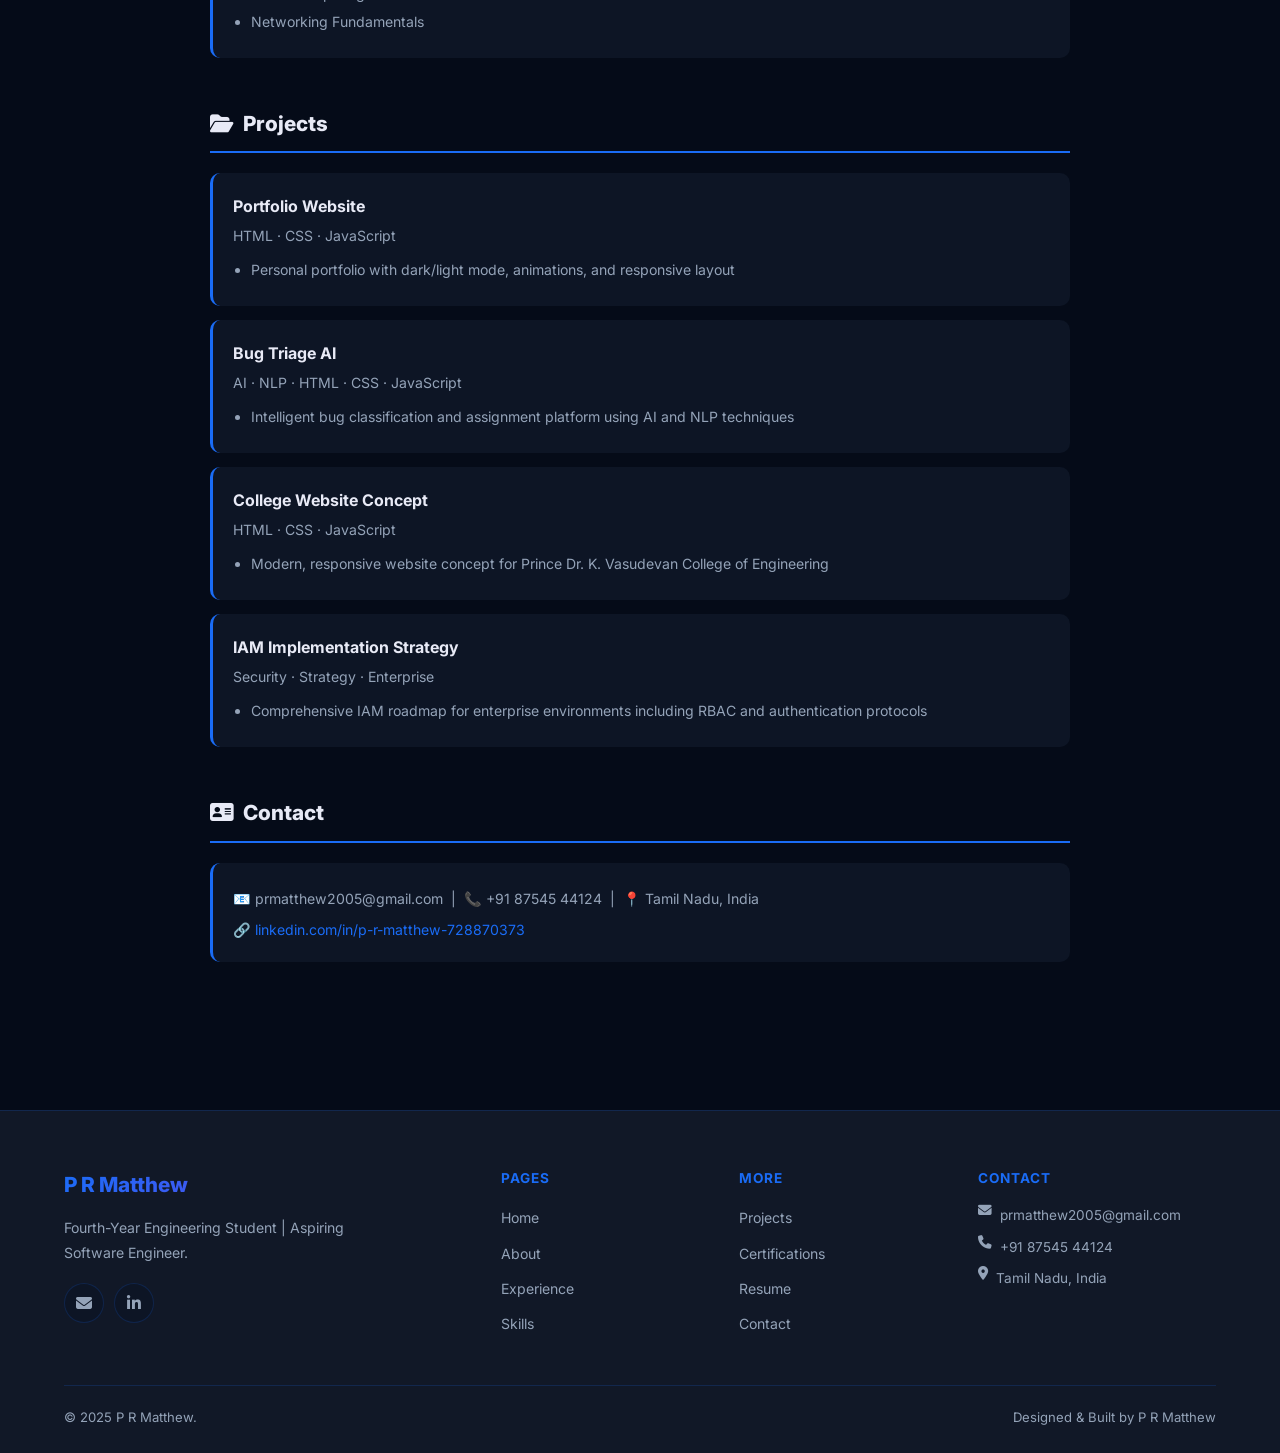
<file: resume.html>
<!DOCTYPE html>
<html lang="en">
<head>
  <meta charset="UTF-8" /><meta name="viewport" content="width=device-width, initial-scale=1.0" />
  <meta name="description" content="Resume of P R Matthew – Engineering student, software engineer, and digital marketing specialist." />
  <title>Resume | P R Matthew</title>
  <link rel="stylesheet" href="style.css" />
  <link rel="stylesheet" href="https://cdnjs.cloudflare.com/ajax/libs/font-awesome/6.5.0/css/all.min.css" />
  <link href="https://fonts.googleapis.com/css2?family=Inter:wght@400;500;600;700;800;900&display=swap" rel="stylesheet" />
</head>
<body>
<div id="preloader"><div class="loader-ring"></div></div>
<nav class="navbar">
  <a href="index.html" class="nav-logo"><img src="profile-photoaidcom-cropped.jpg" alt="P R Matthew" /><span>P R Matthew</span></a>
  <div class="nav-links">
    <a href="index.html">Home</a><a href="about.html">About</a><a href="experience.html">Experience</a>
    <a href="skills.html">Skills</a><a href="projects.html">Projects</a><a href="certifications.html">Certifications</a>
    <a href="achievements.html">Achievements</a><a href="resume.html">Resume</a><a href="contact.html">Contact</a>
  </div>
  <div class="nav-actions">
    <button class="theme-toggle"><i class="fas fa-sun"></i></button>
    <button class="hamburger"><span></span><span></span><span></span></button>
  </div>
</nav>
<div class="mobile-menu">
  <a href="index.html">Home</a><a href="about.html">About</a><a href="experience.html">Experience</a>
  <a href="skills.html">Skills</a><a href="projects.html">Projects</a><a href="certifications.html">Certifications</a>
  <a href="achievements.html">Achievements</a><a href="resume.html">Resume</a><a href="contact.html">Contact</a>
</div>

<div class="page-hero">
  <div class="section-tag">CV</div>
  <h1>My <span class="gradient-text">Resume</span></h1>
  <p>A complete overview of my education, experience, skills, and certifications.</p>
</div>

<section class="section">
  <div class="container">

    <!-- Download Banner -->
    <div class="resume-download-wrap" data-aos="fade-up">
      <div class="glass-card" style="max-width:600px;margin:0 auto;padding:32px;text-align:center">
        <div style="font-size:3rem;margin-bottom:12px">📄</div>
        <h2 style="margin-bottom:10px">Download Full Resume</h2>
        <p style="color:var(--text-muted);margin-bottom:22px">Get the complete PDF version of my resume to share with employers or save for your records.</p>
        <a href="#" class="btn btn-primary" onclick="alert('Please contact prmatthew2005@gmail.com to request the resume PDF.'); return false;">
          <i class="fas fa-download"></i> Download Resume (PDF)
        </a>
      </div>
    </div>

    <div class="resume-section">

      <!-- Summary -->
      <div class="resume-block" data-aos="fade-up">
        <h2><i class="fas fa-user"></i> Professional Summary</h2>
        <div class="resume-entry">
          <p>Passionate and ambitious fourth-year engineering student with experience in web development, WordPress development, SEO, digital marketing, client management, and technical project execution. Possessing strong leadership, communication, and problem-solving abilities with a continuous drive to enhance skills through industry certifications and hands-on projects. Seeking opportunities to gain practical industry experience and contribute to meaningful projects while expanding expertise in software engineering and cybersecurity.</p>
        </div>
      </div>

      <!-- Education -->
      <div class="resume-block" data-aos="fade-up">
        <h2><i class="fas fa-graduation-cap"></i> Education</h2>
        <div class="resume-entry">
          <h3>Prince Dr. K. Vasudevan College of Engineering</h3>
          <p>Bachelor of Engineering &nbsp;|&nbsp; Tamil Nadu, India &nbsp;|&nbsp; Fourth-Year (Current)</p>
        </div>
        <div class="resume-entry">
          <h3>Alwin Memorial Public School</h3>
          <p>Higher Secondary Education</p>
        </div>
        <div class="resume-entry">
          <h3>Red Roses Public School</h3>
          <p>Primary & Middle School Education</p>
        </div>
      </div>

      <!-- Experience -->
      <div class="resume-block" data-aos="fade-up">
        <h2><i class="fas fa-briefcase"></i> Work Experience</h2>
        <div class="resume-entry">
          <h3>Digital Marketing &amp; Technical Support Intern</h3>
          <p>Software Plus Solutions Private Limited &nbsp;|&nbsp; 4 Months &nbsp;|&nbsp; Tamil Nadu, India</p>
          <ul>
            <li>Website management using WordPress CMS</li>
            <li>Search Engine Optimization (on-page &amp; off-page SEO)</li>
            <li>Client communication and relationship management</li>
            <li>Digital marketing campaign planning and execution</li>
            <li>Social media management and content scheduling</li>
            <li>Technical troubleshooting and website support</li>
            <li>Business development support and reporting</li>
          </ul>
        </div>
      </div>

      <!-- Skills -->
      <div class="resume-block" data-aos="fade-up">
        <h2><i class="fas fa-code"></i> Technical Skills</h2>
        <div class="resume-entry">
          <h3>Programming</h3>
          <p>Python, Java, HTML, CSS, JavaScript</p>
          <div class="skill-bar-wrap" style="margin-top:14px"><div class="skill-bar-label"><span>HTML/CSS</span><span>90%</span></div><div class="skill-bar"><div class="skill-bar-fill" data-width="90"></div></div></div>
          <div class="skill-bar-wrap"><div class="skill-bar-label"><span>JavaScript</span><span>70%</span></div><div class="skill-bar"><div class="skill-bar-fill" data-width="70"></div></div></div>
          <div class="skill-bar-wrap"><div class="skill-bar-label"><span>Python</span><span>75%</span></div><div class="skill-bar"><div class="skill-bar-fill" data-width="75"></div></div></div>
        </div>
        <div class="resume-entry">
          <h3>Web &amp; Marketing</h3>
          <p>Responsive Design, WordPress, Front-End Development, UI/UX, SEO, Content Marketing, Social Media, Analytics</p>
        </div>
        <div class="resume-entry">
          <h3>Cybersecurity &amp; Cloud</h3>
          <p>Network Security, Threat Analysis, Cloud Computing, AI Fundamentals, Generative AI, Prompt Engineering</p>
        </div>
      </div>

      <!-- Certifications -->
      <div class="resume-block" data-aos="fade-up">
        <h2><i class="fas fa-certificate"></i> Certifications</h2>
        <div class="resume-entry">
          <h3>Cisco Networking Academy</h3>
          <ul>
            <li>Introduction to Cybersecurity</li>
            <li>Networking Basics</li>
            <li>Cybersecurity Essentials</li>
            <li>Network Defense</li>
          </ul>
        </div>
        <div class="resume-entry">
          <h3>IBM SkillsBuild</h3>
          <ul>
            <li>Introduction to Artificial Intelligence</li>
            <li>AI Fundamentals</li>
          </ul>
        </div>
        <div class="resume-entry">
          <h3>Other Industry Certifications</h3>
          <ul>
            <li>Generative AI Fundamentals</li>
            <li>Prompt Engineering Basics</li>
            <li>Digital Marketing Fundamentals</li>
            <li>SEO Fundamentals</li>
            <li>Cloud Computing Fundamentals</li>
            <li>Networking Fundamentals</li>
          </ul>
        </div>
      </div>

      <!-- Projects -->
      <div class="resume-block" data-aos="fade-up">
        <h2><i class="fas fa-folder-open"></i> Projects</h2>
        <div class="resume-entry">
          <h3>Portfolio Website</h3>
          <p>HTML · CSS · JavaScript</p>
          <ul><li>Personal portfolio with dark/light mode, animations, and responsive layout</li></ul>
        </div>
        <div class="resume-entry">
          <h3>Bug Triage AI</h3>
          <p>AI · NLP · HTML · CSS · JavaScript</p>
          <ul><li>Intelligent bug classification and assignment platform using AI and NLP techniques</li></ul>
        </div>
        <div class="resume-entry">
          <h3>College Website Concept</h3>
          <p>HTML · CSS · JavaScript</p>
          <ul><li>Modern, responsive website concept for Prince Dr. K. Vasudevan College of Engineering</li></ul>
        </div>
        <div class="resume-entry">
          <h3>IAM Implementation Strategy</h3>
          <p>Security · Strategy · Enterprise</p>
          <ul><li>Comprehensive IAM roadmap for enterprise environments including RBAC and authentication protocols</li></ul>
        </div>
      </div>

      <!-- Contact -->
      <div class="resume-block" data-aos="fade-up">
        <h2><i class="fas fa-address-card"></i> Contact</h2>
        <div class="resume-entry">
          <p>📧 prmatthew2005@gmail.com &nbsp;|&nbsp; 📞 +91 87545 44124 &nbsp;|&nbsp; 📍 Tamil Nadu, India</p>
          <p style="margin-top:8px">🔗 <a href="https://www.linkedin.com/in/p-r-matthew-728870373/" target="_blank" style="color:var(--primary)">linkedin.com/in/p-r-matthew-728870373</a></p>
        </div>
      </div>

    </div>
  </div>
</section>

<footer class="footer">
  <div class="footer-grid">
    <div class="footer-brand"><h3>P R Matthew</h3><p>Fourth-Year Engineering Student | Aspiring Software Engineer.</p>
      <div class="footer-social">
        <a href="mailto:prmatthew2005@gmail.com" class="social-icon"><i class="fas fa-envelope"></i></a>
        <a href="https://www.linkedin.com/in/p-r-matthew-728870373/" target="_blank" class="social-icon"><i class="fab fa-linkedin-in"></i></a>
      </div>
    </div>
    <div class="footer-col"><h4>Pages</h4><ul>
      <li><a href="index.html">Home</a></li><li><a href="about.html">About</a></li>
      <li><a href="experience.html">Experience</a></li><li><a href="skills.html">Skills</a></li>
    </ul></div>
    <div class="footer-col"><h4>More</h4><ul>
      <li><a href="projects.html">Projects</a></li><li><a href="certifications.html">Certifications</a></li>
      <li><a href="resume.html">Resume</a></li><li><a href="contact.html">Contact</a></li>
    </ul></div>
    <div class="footer-col"><h4>Contact</h4><ul class="footer-contact">
      <li><i class="fas fa-envelope"></i> prmatthew2005@gmail.com</li>
      <li><i class="fas fa-phone"></i> +91 87545 44124</li>
      <li><i class="fas fa-map-marker-alt"></i> Tamil Nadu, India</li>
    </ul></div>
  </div>
  <div class="footer-bottom"><span>&copy; 2025 P R Matthew.</span><span>Designed &amp; Built by P R Matthew</span></div>
</footer>
<button class="back-to-top"><i class="fas fa-chevron-up"></i></button>
<script src="script.js"></script>
</body>
</html>
</file>
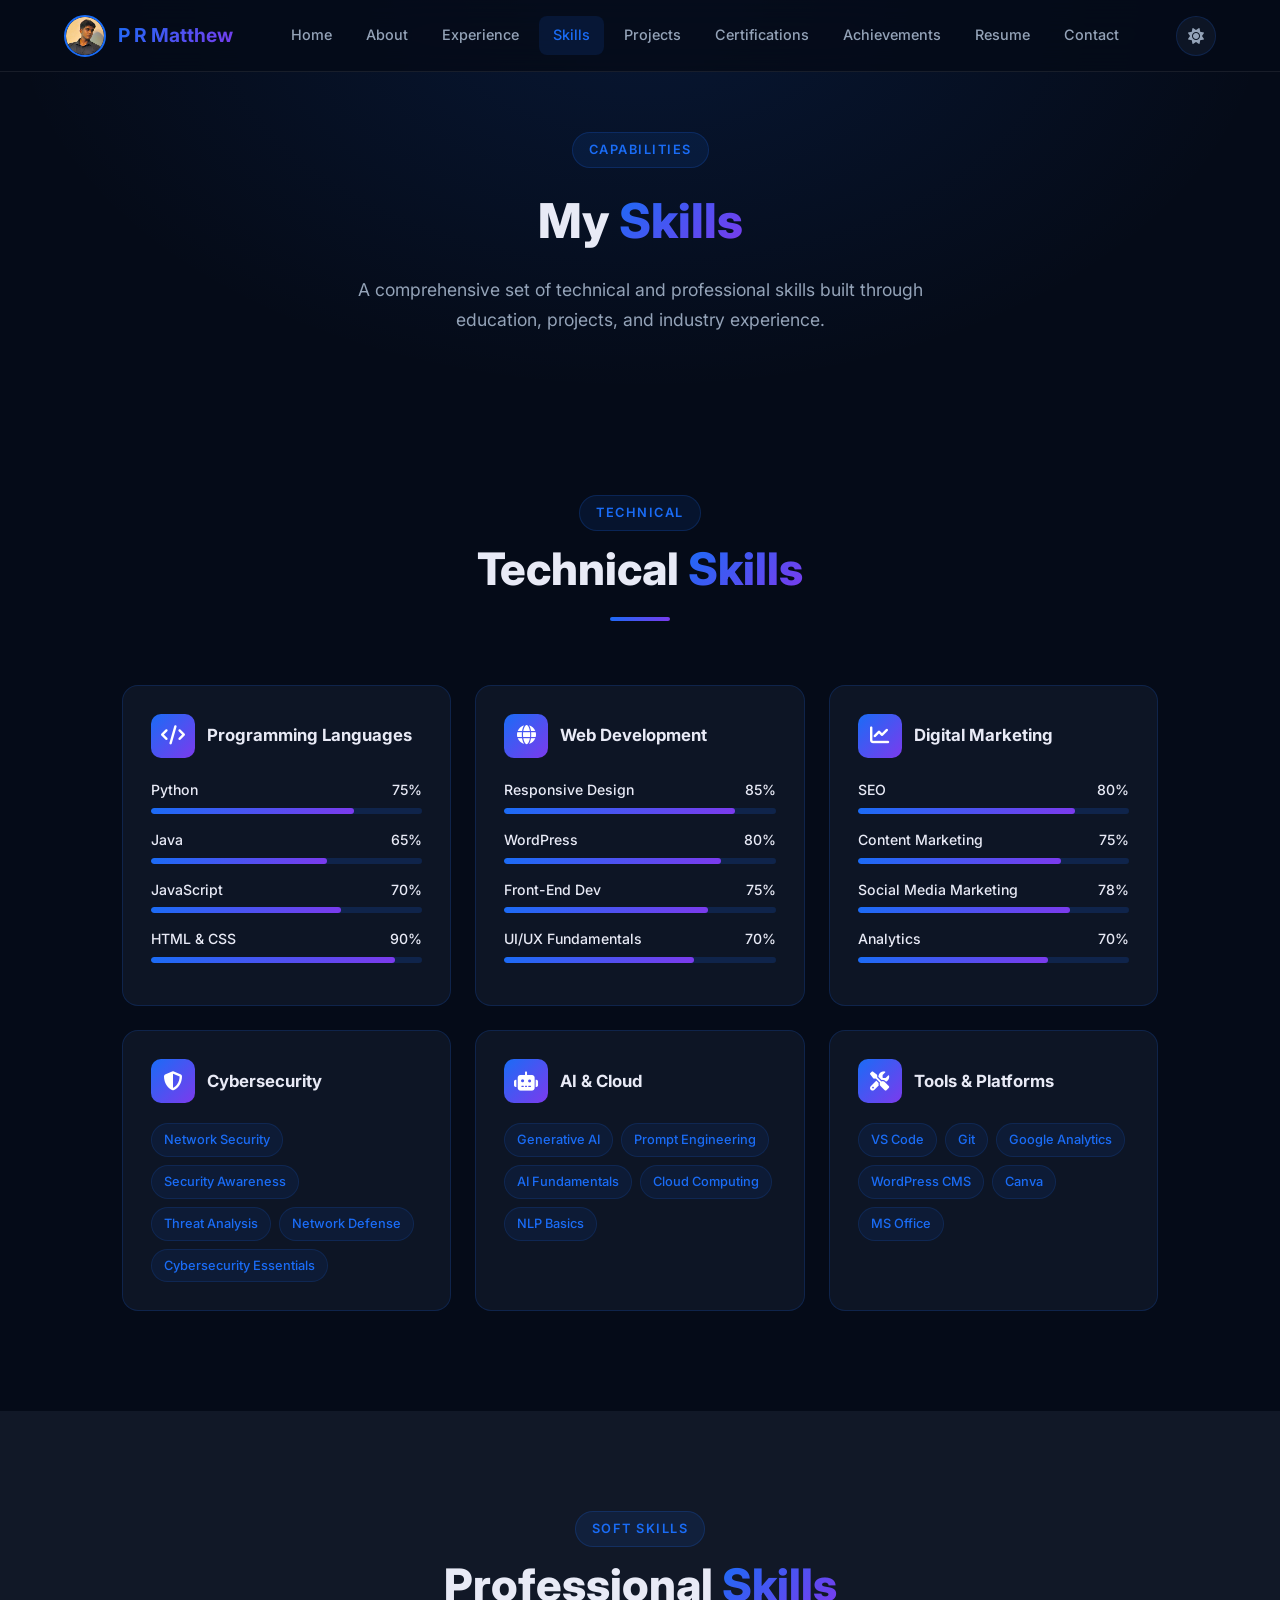
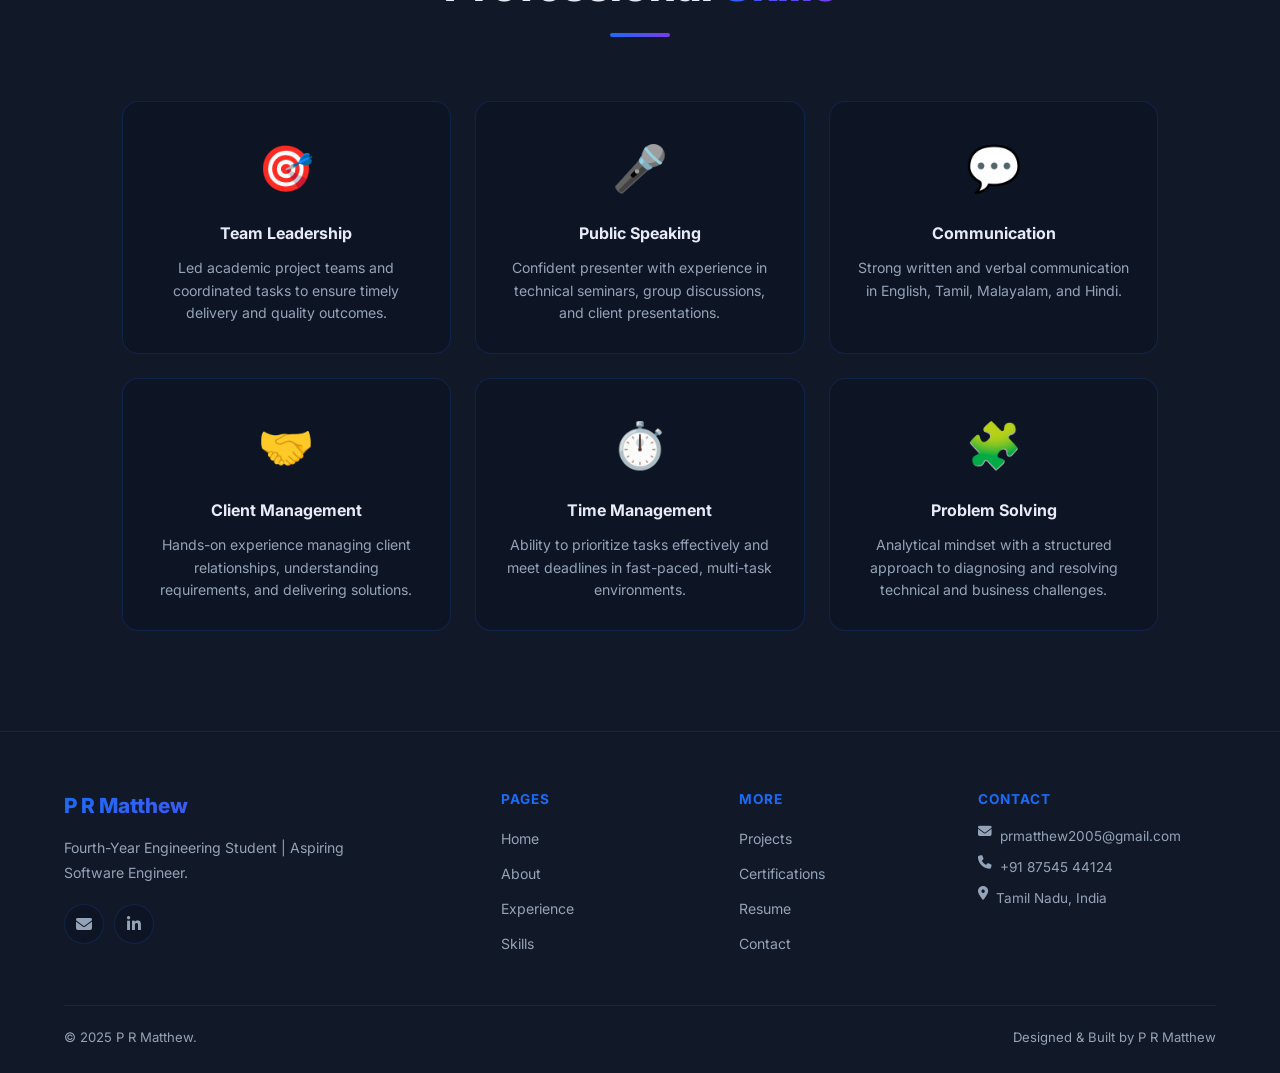
<file: skills.html>
<!DOCTYPE html>
<html lang="en">
<head>
  <meta charset="UTF-8" /><meta name="viewport" content="width=device-width, initial-scale=1.0" />
  <meta name="description" content="Skills of P R Matthew – Programming, Web Development, Digital Marketing, Cybersecurity." />
  <title>Skills | P R Matthew</title>
  <link rel="stylesheet" href="style.css" />
  <link rel="stylesheet" href="https://cdnjs.cloudflare.com/ajax/libs/font-awesome/6.5.0/css/all.min.css" />
  <link href="https://fonts.googleapis.com/css2?family=Inter:wght@400;500;600;700;800;900&display=swap" rel="stylesheet" />
</head>
<body>
<div id="preloader"><div class="loader-ring"></div></div>
<nav class="navbar">
  <a href="index.html" class="nav-logo"><img src="profile-photoaidcom-cropped.jpg" alt="P R Matthew" /><span>P R Matthew</span></a>
  <div class="nav-links">
    <a href="index.html">Home</a><a href="about.html">About</a><a href="experience.html">Experience</a>
    <a href="skills.html">Skills</a><a href="projects.html">Projects</a><a href="certifications.html">Certifications</a>
    <a href="achievements.html">Achievements</a><a href="resume.html">Resume</a><a href="contact.html">Contact</a>
  </div>
  <div class="nav-actions">
    <button class="theme-toggle"><i class="fas fa-sun"></i></button>
    <button class="hamburger"><span></span><span></span><span></span></button>
  </div>
</nav>
<div class="mobile-menu">
  <a href="index.html">Home</a><a href="about.html">About</a><a href="experience.html">Experience</a>
  <a href="skills.html">Skills</a><a href="projects.html">Projects</a><a href="certifications.html">Certifications</a>
  <a href="achievements.html">Achievements</a><a href="resume.html">Resume</a><a href="contact.html">Contact</a>
</div>

<div class="page-hero">
  <div class="section-tag">Capabilities</div>
  <h1>My <span class="gradient-text">Skills</span></h1>
  <p>A comprehensive set of technical and professional skills built through education, projects, and industry experience.</p>
</div>

<section class="section">
  <div class="container">
    <div class="section-header">
      <div class="section-tag">Technical</div>
      <h2 class="section-title">Technical <span class="gradient-text">Skills</span></h2>
      <div class="section-divider"></div>
    </div>
    <div class="skills-grid">
      <!-- Programming -->
      <div class="skill-category" data-aos="fade-up" data-aos-delay="0">
        <div class="skill-cat-header"><div class="skill-cat-icon"><i class="fas fa-code"></i></div><h3>Programming Languages</h3></div>
        <div class="skill-bar-wrap"><div class="skill-bar-label"><span>Python</span><span>75%</span></div><div class="skill-bar"><div class="skill-bar-fill" data-width="75"></div></div></div>
        <div class="skill-bar-wrap"><div class="skill-bar-label"><span>Java</span><span>65%</span></div><div class="skill-bar"><div class="skill-bar-fill" data-width="65"></div></div></div>
        <div class="skill-bar-wrap"><div class="skill-bar-label"><span>JavaScript</span><span>70%</span></div><div class="skill-bar"><div class="skill-bar-fill" data-width="70"></div></div></div>
        <div class="skill-bar-wrap"><div class="skill-bar-label"><span>HTML &amp; CSS</span><span>90%</span></div><div class="skill-bar"><div class="skill-bar-fill" data-width="90"></div></div></div>
      </div>
      <!-- Web Dev -->
      <div class="skill-category" data-aos="fade-up" data-aos-delay="100">
        <div class="skill-cat-header"><div class="skill-cat-icon"><i class="fas fa-globe"></i></div><h3>Web Development</h3></div>
        <div class="skill-bar-wrap"><div class="skill-bar-label"><span>Responsive Design</span><span>85%</span></div><div class="skill-bar"><div class="skill-bar-fill" data-width="85"></div></div></div>
        <div class="skill-bar-wrap"><div class="skill-bar-label"><span>WordPress</span><span>80%</span></div><div class="skill-bar"><div class="skill-bar-fill" data-width="80"></div></div></div>
        <div class="skill-bar-wrap"><div class="skill-bar-label"><span>Front-End Dev</span><span>75%</span></div><div class="skill-bar"><div class="skill-bar-fill" data-width="75"></div></div></div>
        <div class="skill-bar-wrap"><div class="skill-bar-label"><span>UI/UX Fundamentals</span><span>70%</span></div><div class="skill-bar"><div class="skill-bar-fill" data-width="70"></div></div></div>
      </div>
      <!-- Digital Marketing -->
      <div class="skill-category" data-aos="fade-up" data-aos-delay="200">
        <div class="skill-cat-header"><div class="skill-cat-icon"><i class="fas fa-chart-line"></i></div><h3>Digital Marketing</h3></div>
        <div class="skill-bar-wrap"><div class="skill-bar-label"><span>SEO</span><span>80%</span></div><div class="skill-bar"><div class="skill-bar-fill" data-width="80"></div></div></div>
        <div class="skill-bar-wrap"><div class="skill-bar-label"><span>Content Marketing</span><span>75%</span></div><div class="skill-bar"><div class="skill-bar-fill" data-width="75"></div></div></div>
        <div class="skill-bar-wrap"><div class="skill-bar-label"><span>Social Media Marketing</span><span>78%</span></div><div class="skill-bar"><div class="skill-bar-fill" data-width="78"></div></div></div>
        <div class="skill-bar-wrap"><div class="skill-bar-label"><span>Analytics</span><span>70%</span></div><div class="skill-bar"><div class="skill-bar-fill" data-width="70"></div></div></div>
      </div>
      <!-- Cybersecurity -->
      <div class="skill-category" data-aos="fade-up" data-aos-delay="300">
        <div class="skill-cat-header"><div class="skill-cat-icon"><i class="fas fa-shield-alt"></i></div><h3>Cybersecurity</h3></div>
        <div class="skill-items">
          <span class="skill-tag">Network Security</span><span class="skill-tag">Security Awareness</span>
          <span class="skill-tag">Threat Analysis</span><span class="skill-tag">Network Defense</span>
          <span class="skill-tag">Cybersecurity Essentials</span>
        </div>
      </div>
      <!-- AI/Cloud -->
      <div class="skill-category" data-aos="fade-up" data-aos-delay="0">
        <div class="skill-cat-header"><div class="skill-cat-icon"><i class="fas fa-robot"></i></div><h3>AI &amp; Cloud</h3></div>
        <div class="skill-items">
          <span class="skill-tag">Generative AI</span><span class="skill-tag">Prompt Engineering</span>
          <span class="skill-tag">AI Fundamentals</span><span class="skill-tag">Cloud Computing</span>
          <span class="skill-tag">NLP Basics</span>
        </div>
      </div>
      <!-- Tools -->
      <div class="skill-category" data-aos="fade-up" data-aos-delay="100">
        <div class="skill-cat-header"><div class="skill-cat-icon"><i class="fas fa-tools"></i></div><h3>Tools &amp; Platforms</h3></div>
        <div class="skill-items">
          <span class="skill-tag">VS Code</span><span class="skill-tag">Git</span>
          <span class="skill-tag">Google Analytics</span><span class="skill-tag">WordPress CMS</span>
          <span class="skill-tag">Canva</span><span class="skill-tag">MS Office</span>
        </div>
      </div>
    </div>
  </div>
</section>

<section class="section section-alt">
  <div class="container">
    <div class="section-header">
      <div class="section-tag">Soft Skills</div>
      <h2 class="section-title">Professional <span class="gradient-text">Skills</span></h2>
      <div class="section-divider"></div>
    </div>
    <div class="achievements-grid">
      <div class="achievement-card" data-aos="zoom-in" data-aos-delay="0"><span class="ach-icon">🎯</span><h3>Team Leadership</h3><p>Led academic project teams and coordinated tasks to ensure timely delivery and quality outcomes.</p></div>
      <div class="achievement-card" data-aos="zoom-in" data-aos-delay="50"><span class="ach-icon">🎤</span><h3>Public Speaking</h3><p>Confident presenter with experience in technical seminars, group discussions, and client presentations.</p></div>
      <div class="achievement-card" data-aos="zoom-in" data-aos-delay="100"><span class="ach-icon">💬</span><h3>Communication</h3><p>Strong written and verbal communication in English, Tamil, Malayalam, and Hindi.</p></div>
      <div class="achievement-card" data-aos="zoom-in" data-aos-delay="150"><span class="ach-icon">🤝</span><h3>Client Management</h3><p>Hands-on experience managing client relationships, understanding requirements, and delivering solutions.</p></div>
      <div class="achievement-card" data-aos="zoom-in" data-aos-delay="200"><span class="ach-icon">⏱️</span><h3>Time Management</h3><p>Ability to prioritize tasks effectively and meet deadlines in fast-paced, multi-task environments.</p></div>
      <div class="achievement-card" data-aos="zoom-in" data-aos-delay="250"><span class="ach-icon">🧩</span><h3>Problem Solving</h3><p>Analytical mindset with a structured approach to diagnosing and resolving technical and business challenges.</p></div>
    </div>
  </div>
</section>

<footer class="footer">
  <div class="footer-grid">
    <div class="footer-brand"><h3>P R Matthew</h3><p>Fourth-Year Engineering Student | Aspiring Software Engineer.</p>
      <div class="footer-social">
        <a href="mailto:prmatthew2005@gmail.com" class="social-icon"><i class="fas fa-envelope"></i></a>
        <a href="https://www.linkedin.com/in/p-r-matthew-728870373/" target="_blank" class="social-icon"><i class="fab fa-linkedin-in"></i></a>
      </div>
    </div>
    <div class="footer-col"><h4>Pages</h4><ul>
      <li><a href="index.html">Home</a></li><li><a href="about.html">About</a></li>
      <li><a href="experience.html">Experience</a></li><li><a href="skills.html">Skills</a></li>
    </ul></div>
    <div class="footer-col"><h4>More</h4><ul>
      <li><a href="projects.html">Projects</a></li><li><a href="certifications.html">Certifications</a></li>
      <li><a href="resume.html">Resume</a></li><li><a href="contact.html">Contact</a></li>
    </ul></div>
    <div class="footer-col"><h4>Contact</h4><ul class="footer-contact">
      <li><i class="fas fa-envelope"></i> prmatthew2005@gmail.com</li>
      <li><i class="fas fa-phone"></i> +91 87545 44124</li>
      <li><i class="fas fa-map-marker-alt"></i> Tamil Nadu, India</li>
    </ul></div>
  </div>
  <div class="footer-bottom"><span>&copy; 2025 P R Matthew.</span><span>Designed &amp; Built by P R Matthew</span></div>
</footer>
<button class="back-to-top"><i class="fas fa-chevron-up"></i></button>
<script src="script.js"></script>
</body>
</html>
</file>
<file: style.css>
/* =====================================================
   P R Matthew Portfolio - Master Stylesheet
   ===================================================== */

/* ---------- CSS Variables ---------- */
:root {
  --primary: #1a6cf6;
  --primary-dark: #1252c0;
  --secondary: #7c3aed;
  --accent: #06b6d4;
  --bg-dark: #050b18;
  --bg-card: #0d1525;
  --bg-card2: #111827;
  --border: rgba(26,108,246,0.18);
  --text: #e8eaf6;
  --text-muted: #94a3b8;
  --white: #ffffff;
  --gradient: linear-gradient(135deg, #1a6cf6 0%, #7c3aed 100%);
  --gradient2: linear-gradient(135deg, #06b6d4 0%, #1a6cf6 60%, #7c3aed 100%);
  --glass: rgba(13,21,37,0.7);
  --glass-border: rgba(255,255,255,0.08);
  --shadow: 0 8px 32px rgba(26,108,246,0.15);
  --shadow-lg: 0 20px 60px rgba(0,0,0,0.5);
  --radius: 16px;
  --radius-sm: 10px;
  --transition: all 0.3s cubic-bezier(0.4,0,0.2,1);
  --nav-height: 72px;
}

/* ---------- Light Mode ---------- */
body.light-mode {
  --bg-dark: #f0f4ff;
  --bg-card: #ffffff;
  --bg-card2: #f8faff;
  --border: rgba(26,108,246,0.15);
  --text: #1e293b;
  --text-muted: #475569;
  --glass: rgba(255,255,255,0.85);
  --glass-border: rgba(26,108,246,0.12);
  --shadow: 0 8px 32px rgba(26,108,246,0.12);
}

/* ---------- Base Reset ---------- */
*, *::before, *::after { box-sizing: border-box; margin: 0; padding: 0; }

html { scroll-behavior: smooth; }

body {
  font-family: 'Inter', 'Segoe UI', system-ui, sans-serif;
  background-color: var(--bg-dark);
  color: var(--text);
  line-height: 1.7;
  overflow-x: hidden;
  transition: background-color 0.4s ease, color 0.4s ease;
}

img { max-width: 100%; display: block; }
a { text-decoration: none; color: inherit; }
ul { list-style: none; }
button { cursor: pointer; border: none; outline: none; }

/* ---------- Scrollbar ---------- */
::-webkit-scrollbar { width: 6px; }
::-webkit-scrollbar-track { background: var(--bg-dark); }
::-webkit-scrollbar-thumb { background: var(--primary); border-radius: 3px; }

/* ---------- Preloader ---------- */
#preloader {
  position: fixed; inset: 0; z-index: 9999;
  background: var(--bg-dark);
  display: flex; align-items: center; justify-content: center;
  transition: opacity 0.5s ease;
}
#preloader.hidden { opacity: 0; pointer-events: none; }
.loader-ring {
  width: 60px; height: 60px;
  border: 4px solid var(--border);
  border-top-color: var(--primary);
  border-radius: 50%;
  animation: spin 0.8s linear infinite;
}
@keyframes spin { to { transform: rotate(360deg); } }

/* ---------- Navigation ---------- */
.navbar {
  position: fixed; top: 0; left: 0; right: 0; z-index: 1000;
  height: var(--nav-height);
  display: flex; align-items: center; justify-content: space-between;
  padding: 0 5%;
  background: rgba(5,11,24,0.85);
  backdrop-filter: blur(16px);
  border-bottom: 1px solid var(--glass-border);
  transition: var(--transition);
}
body.light-mode .navbar { background: rgba(240,244,255,0.9); }
.navbar.scrolled { box-shadow: var(--shadow); }

.nav-logo { display: flex; align-items: center; gap: 12px; font-weight: 700; font-size: 1.2rem; }
.nav-logo img { width: 42px; height: 42px; border-radius: 50%; border: 2px solid var(--primary); object-fit: cover; }
.nav-logo span { background: var(--gradient); -webkit-background-clip: text; -webkit-text-fill-color: transparent; background-clip: text; }

.nav-links { display: flex; align-items: center; gap: 6px; }
.nav-links a {
  padding: 7px 14px; border-radius: 8px; font-size: 0.9rem; font-weight: 500;
  color: var(--text-muted); transition: var(--transition);
}
.nav-links a:hover, .nav-links a.active {
  background: rgba(26,108,246,0.12); color: var(--primary);
}

.nav-actions { display: flex; align-items: center; gap: 10px; }

/* Dark/Light toggle */
.theme-toggle {
  width: 40px; height: 40px; border-radius: 50%;
  background: var(--bg-card); border: 1px solid var(--border);
  display: flex; align-items: center; justify-content: center;
  font-size: 1rem; color: var(--text-muted); transition: var(--transition);
}
.theme-toggle:hover { border-color: var(--primary); color: var(--primary); }

.hamburger { display: none; flex-direction: column; gap: 5px; padding: 8px; background: none; }
.hamburger span { display: block; width: 22px; height: 2px; background: var(--text); border-radius: 2px; transition: var(--transition); }
.hamburger.open span:nth-child(1) { transform: translateY(7px) rotate(45deg); }
.hamburger.open span:nth-child(2) { opacity: 0; }
.hamburger.open span:nth-child(3) { transform: translateY(-7px) rotate(-45deg); }

.mobile-menu {
  display: none; position: fixed; top: var(--nav-height); left: 0; right: 0; z-index: 999;
  background: var(--bg-card); border-bottom: 1px solid var(--border);
  padding: 20px; flex-direction: column; gap: 6px;
}
.mobile-menu.open { display: flex; }
.mobile-menu a { padding: 12px 16px; border-radius: 8px; font-weight: 500; color: var(--text-muted); transition: var(--transition); }
.mobile-menu a:hover, .mobile-menu a.active { background: rgba(26,108,246,0.1); color: var(--primary); }

/* ---------- Buttons ---------- */
.btn {
  display: inline-flex; align-items: center; gap: 8px;
  padding: 12px 28px; border-radius: 50px; font-size: 0.95rem; font-weight: 600;
  transition: var(--transition); white-space: nowrap;
}
.btn-primary {
  background: var(--gradient); color: var(--white);
  box-shadow: 0 4px 20px rgba(26,108,246,0.35);
}
.btn-primary:hover { transform: translateY(-2px); box-shadow: 0 8px 30px rgba(26,108,246,0.5); }
.btn-outline {
  background: transparent; color: var(--text);
  border: 1.5px solid var(--border);
}
.btn-outline:hover { border-color: var(--primary); color: var(--primary); background: rgba(26,108,246,0.06); }
.btn-sm { padding: 8px 18px; font-size: 0.83rem; }
.btn-accent { background: var(--gradient2); color: var(--white); box-shadow: 0 4px 20px rgba(6,182,212,0.3); }
.btn-accent:hover { transform: translateY(-2px); box-shadow: 0 8px 30px rgba(6,182,212,0.45); }

/* ---------- Section Base ---------- */
.section { padding: 100px 5%; }
.section-alt { background: var(--bg-card2); }
.section-header { text-align: center; margin-bottom: 64px; }
.section-tag {
  display: inline-block; padding: 6px 16px; border-radius: 50px;
  background: rgba(26,108,246,0.1); color: var(--primary);
  font-size: 0.8rem; font-weight: 600; letter-spacing: 1.5px; text-transform: uppercase;
  margin-bottom: 12px; border: 1px solid rgba(26,108,246,0.2);
}
.section-title {
  font-size: clamp(1.8rem, 3.5vw, 2.8rem); font-weight: 800;
  line-height: 1.2; margin-bottom: 16px;
}
.gradient-text { background: var(--gradient); -webkit-background-clip: text; -webkit-text-fill-color: transparent; background-clip: text; }
.section-subtitle { color: var(--text-muted); font-size: 1.05rem; max-width: 560px; margin: 0 auto; }
.section-divider {
  width: 60px; height: 4px; border-radius: 2px;
  background: var(--gradient); margin: 20px auto 0;
}

/* ---------- Glass Card ---------- */
.glass-card {
  background: var(--glass);
  border: 1px solid var(--glass-border);
  border-radius: var(--radius);
  backdrop-filter: blur(12px);
  transition: var(--transition);
}
.glass-card:hover { border-color: rgba(26,108,246,0.3); box-shadow: var(--shadow); transform: translateY(-4px); }

/* ---------- Page Hero (inner pages) ---------- */
.page-hero {
  padding: calc(var(--nav-height) + 60px) 5% 60px;
  text-align: center;
  background: radial-gradient(ellipse at top, rgba(26,108,246,0.12) 0%, transparent 70%);
}
.page-hero h1 { font-size: clamp(2rem, 4vw, 3rem); font-weight: 800; margin-bottom: 14px; }
.page-hero p { color: var(--text-muted); font-size: 1.1rem; max-width: 600px; margin: 0 auto; }

/* ---------- Container ---------- */
.container { max-width: 1200px; margin: 0 auto; padding: 0 5%; }

/* =====================================================
   HOME PAGE - HERO
   ===================================================== */
.hero {
  min-height: 100vh;
  display: flex; align-items: center;
  padding: calc(var(--nav-height) + 40px) 5% 60px;
  position: relative; overflow: hidden;
}
.hero-bg {
  position: absolute; inset: 0; z-index: 0;
  background:
    radial-gradient(ellipse 80% 60% at 70% 40%, rgba(26,108,246,0.12) 0%, transparent 60%),
    radial-gradient(ellipse 50% 50% at 20% 80%, rgba(124,58,237,0.1) 0%, transparent 60%);
}
.hero-particles { position: absolute; inset: 0; z-index: 0; overflow: hidden; }
.particle {
  position: absolute; border-radius: 50%;
  background: var(--gradient); opacity: 0.08;
  animation: float-particle linear infinite;
}
@keyframes float-particle { 0%,100% { transform: translateY(0) scale(1); } 50% { transform: translateY(-40px) scale(1.1); } }

.hero-content { position: relative; z-index: 1; display: grid; grid-template-columns: 1fr 1fr; gap: 60px; align-items: center; max-width: 1200px; margin: 0 auto; width: 100%; }
.hero-text { animation: fadeInLeft 0.9s ease both; }
@keyframes fadeInLeft { from { opacity:0; transform: translateX(-30px); } to { opacity:1; transform: translateX(0); } }

.hero-badge {
  display: inline-flex; align-items: center; gap: 8px;
  padding: 8px 18px; border-radius: 50px;
  background: rgba(26,108,246,0.1); border: 1px solid rgba(26,108,246,0.25);
  font-size: 0.82rem; font-weight: 600; color: var(--primary);
  margin-bottom: 24px; letter-spacing: 0.5px;
}
.hero-badge .dot { width: 7px; height: 7px; border-radius: 50%; background: #22c55e; animation: pulse 2s infinite; }
@keyframes pulse { 0%,100% { opacity:1; transform: scale(1); } 50% { opacity:0.5; transform: scale(1.4); } }

.hero-name { font-size: clamp(2.4rem, 5vw, 3.8rem); font-weight: 900; line-height: 1.1; margin-bottom: 16px; }
.hero-role-wrap { font-size: clamp(1rem, 2vw, 1.25rem); color: var(--text-muted); margin-bottom: 24px; min-height: 32px; }
.typed-cursor { color: var(--primary); animation: blink 1s infinite; }
@keyframes blink { 0%,100% { opacity:1; } 50% { opacity:0; } }

.hero-desc { color: var(--text-muted); font-size: 1rem; max-width: 480px; margin-bottom: 36px; line-height: 1.8; }
.hero-cta { display: flex; flex-wrap: wrap; gap: 14px; margin-bottom: 40px; }

.hero-social { display: flex; gap: 12px; }
.social-icon {
  width: 40px; height: 40px; border-radius: 50%;
  background: var(--bg-card); border: 1px solid var(--border);
  display: flex; align-items: center; justify-content: center;
  font-size: 1rem; color: var(--text-muted); transition: var(--transition);
}
.social-icon:hover { background: var(--primary); border-color: var(--primary); color: var(--white); transform: translateY(-3px); }

.hero-visual { display: flex; justify-content: center; align-items: center; position: relative; animation: fadeInRight 0.9s ease both; }
@keyframes fadeInRight { from { opacity:0; transform: translateX(30px); } to { opacity:1; transform: translateX(0); } }

.profile-frame {
  position: relative;
  width: 380px;
  height: 380px;
  flex-shrink: 0;
}
.profile-ring {
  position: absolute; inset: -14px; border-radius: 50%;
  border: 3px solid transparent;
  background: var(--gradient) border-box;
  -webkit-mask: linear-gradient(#fff 0 0) padding-box, linear-gradient(#fff 0 0);
  -webkit-mask-composite: destination-out; mask-composite: exclude;
  animation: rotate 8s linear infinite;
}
@keyframes rotate { to { transform: rotate(360deg); } }
.profile-frame img {
  width: 100%;
  height: 100%;
  border-radius: 50%;
  object-fit: cover;
  object-position: center top;
  border: 5px solid var(--bg-dark);
  position: relative;
  z-index: 1;
  display: block;
  box-shadow: 0 0 0 3px rgba(26,108,246,0.2), var(--shadow-lg);
}

.floating-badge {
  position: absolute; display: flex; align-items: center; gap: 8px;
  background: var(--glass); border: 1px solid var(--glass-border);
  backdrop-filter: blur(12px); border-radius: 50px;
  padding: 8px 14px; font-size: 0.78rem; font-weight: 600;
  animation: float 3s ease-in-out infinite;
  white-space: nowrap; z-index: 2;
}
@keyframes float { 0%,100% { transform: translateY(0); } 50% { transform: translateY(-8px); } }
.floating-badge .badge-icon { font-size: 1.1rem; }
.fb-1 { top: 10%; right: -10%; animation-delay: 0s; }
.fb-2 { bottom: 15%; left: -12%; animation-delay: 1.2s; }
.fb-3 { top: 55%; right: -14%; animation-delay: 2.4s; }

/* ---------- Stats Section ---------- */
.stats-section { padding: 60px 5%; background: var(--bg-card2); border-top: 1px solid var(--border); border-bottom: 1px solid var(--border); }
.stats-grid { display: grid; grid-template-columns: repeat(4, 1fr); gap: 30px; max-width: 1000px; margin: 0 auto; }
.stat-item { text-align: center; }
.stat-number { font-size: clamp(2rem, 4vw, 3rem); font-weight: 900; background: var(--gradient); -webkit-background-clip: text; -webkit-text-fill-color: transparent; background-clip: text; line-height: 1; }
.stat-label { color: var(--text-muted); font-size: 0.88rem; margin-top: 8px; font-weight: 500; }

/* ---------- About Section ---------- */
.about-grid { display: grid; grid-template-columns: 1fr 1.5fr; gap: 60px; align-items: start; max-width: 1200px; margin: 0 auto; }
.about-img-wrap { position: relative; }
.about-img-wrap img {
  width: 100%;
  max-width: 400px;
  height: 440px;
  border-radius: var(--radius);
  object-fit: cover;
  object-position: center top;
  display: block;
}
.about-img-badge {
  position: absolute; bottom: -20px; right: -20px;
  background: var(--gradient); color: var(--white);
  border-radius: var(--radius-sm); padding: 16px 20px; text-align: center;
  box-shadow: var(--shadow);
}
.about-img-badge strong { display: block; font-size: 1.8rem; font-weight: 900; line-height: 1; }
.about-img-badge span { font-size: 0.78rem; font-weight: 500; opacity: 0.9; }

.about-text h2 { font-size: clamp(1.6rem, 3vw, 2.2rem); font-weight: 800; margin-bottom: 20px; }
.about-text p { color: var(--text-muted); margin-bottom: 20px; line-height: 1.8; }
.about-info { display: grid; grid-template-columns: 1fr 1fr; gap: 14px; margin: 28px 0; }
.info-item { display: flex; flex-direction: column; gap: 3px; }
.info-label { font-size: 0.75rem; color: var(--primary); font-weight: 600; text-transform: uppercase; letter-spacing: 1px; }
.info-value { font-size: 0.92rem; color: var(--text); font-weight: 500; }

/* ---------- Education Timeline ---------- */
.timeline { position: relative; max-width: 800px; margin: 0 auto; }
.timeline::before { content: ''; position: absolute; left: 24px; top: 0; bottom: 0; width: 2px; background: var(--gradient); }
.timeline-item { display: flex; gap: 30px; margin-bottom: 40px; position: relative; }
.timeline-dot {
  flex-shrink: 0; width: 50px; height: 50px; border-radius: 50%;
  background: var(--gradient); display: flex; align-items: center; justify-content: center;
  font-size: 1.2rem; color: var(--white); z-index: 1; box-shadow: var(--shadow);
}
.timeline-body { flex: 1; padding: 24px; border-radius: var(--radius); background: var(--bg-card); border: 1px solid var(--border); }
.timeline-body h3 { font-size: 1.1rem; font-weight: 700; margin-bottom: 4px; }
.timeline-body h4 { color: var(--primary); font-size: 0.9rem; margin-bottom: 8px; }
.timeline-year { display: inline-block; padding: 3px 10px; border-radius: 50px; background: rgba(26,108,246,0.1); color: var(--primary); font-size: 0.78rem; font-weight: 600; margin-bottom: 10px; }
.timeline-body p { color: var(--text-muted); font-size: 0.92rem; line-height: 1.7; }

/* ---------- Experience ---------- */
.exp-card {
  max-width: 900px; margin: 0 auto;
  padding: 36px; border-radius: var(--radius);
  background: var(--bg-card); border: 1px solid var(--border);
  transition: var(--transition);
}
.exp-card:hover { border-color: var(--primary); box-shadow: var(--shadow); }
.exp-header { display: flex; align-items: flex-start; justify-content: space-between; gap: 20px; margin-bottom: 24px; flex-wrap: wrap; }
.exp-company { display: flex; align-items: center; gap: 16px; }
.exp-logo {
  width: 52px; height: 52px; border-radius: var(--radius-sm);
  background: var(--gradient); display: flex; align-items: center; justify-content: center;
  font-size: 1.4rem; color: var(--white); flex-shrink: 0;
}
.exp-company h3 { font-size: 1.2rem; font-weight: 700; }
.exp-company p { color: var(--primary); font-size: 0.88rem; font-weight: 600; }
.exp-badge { padding: 6px 14px; border-radius: 50px; background: rgba(34,197,94,0.1); color: #22c55e; font-size: 0.78rem; font-weight: 600; border: 1px solid rgba(34,197,94,0.2); white-space: nowrap; }
.exp-meta { display: flex; gap: 20px; margin-bottom: 20px; flex-wrap: wrap; }
.exp-meta span { display: flex; align-items: center; gap: 6px; color: var(--text-muted); font-size: 0.88rem; }
.exp-tasks { display: grid; grid-template-columns: 1fr 1fr; gap: 10px; margin-top: 16px; }
.exp-task { display: flex; align-items: flex-start; gap: 10px; font-size: 0.9rem; color: var(--text-muted); }
.exp-task::before { content: '▸'; color: var(--primary); margin-top: 2px; flex-shrink: 0; }

/* ---------- Skills ---------- */
.skills-grid { display: grid; grid-template-columns: repeat(auto-fill, minmax(300px, 1fr)); gap: 24px; max-width: 1200px; margin: 0 auto; }
.skill-category { padding: 28px; border-radius: var(--radius); background: var(--bg-card); border: 1px solid var(--border); transition: var(--transition); }
.skill-category:hover { border-color: var(--primary); transform: translateY(-4px); box-shadow: var(--shadow); }
.skill-cat-header { display: flex; align-items: center; gap: 12px; margin-bottom: 20px; }
.skill-cat-icon { width: 44px; height: 44px; border-radius: var(--radius-sm); background: var(--gradient); display: flex; align-items: center; justify-content: center; font-size: 1.2rem; color: var(--white); }
.skill-cat-header h3 { font-size: 1.05rem; font-weight: 700; }
.skill-items { display: flex; flex-wrap: wrap; gap: 8px; }
.skill-tag {
  padding: 5px 12px; border-radius: 50px; font-size: 0.8rem; font-weight: 500;
  background: rgba(26,108,246,0.08); color: var(--primary); border: 1px solid rgba(26,108,246,0.15);
  transition: var(--transition);
}
.skill-tag:hover { background: var(--primary); color: var(--white); }

.skill-bar-wrap { margin-bottom: 14px; }
.skill-bar-label { display: flex; justify-content: space-between; margin-bottom: 6px; font-size: 0.88rem; font-weight: 500; }
.skill-bar { height: 6px; background: var(--border); border-radius: 3px; overflow: hidden; }
.skill-bar-fill { height: 100%; border-radius: 3px; background: var(--gradient); width: 0; transition: width 1.4s cubic-bezier(0.4,0,0.2,1); }

/* ---------- Projects ---------- */
.projects-grid { display: grid; grid-template-columns: repeat(auto-fill, minmax(340px, 1fr)); gap: 28px; max-width: 1200px; margin: 0 auto; }
.project-card { border-radius: var(--radius); overflow: hidden; background: var(--bg-card); border: 1px solid var(--border); transition: var(--transition); display: flex; flex-direction: column; }
.project-card:hover { border-color: var(--primary); transform: translateY(-6px); box-shadow: var(--shadow-lg); }
.project-banner { height: 180px; display: flex; align-items: center; justify-content: center; font-size: 3rem; position: relative; overflow: hidden; }
.project-banner.blue  { background: linear-gradient(135deg, #1a6cf6 0%, #06b6d4 100%); }
.project-banner.purple{ background: linear-gradient(135deg, #7c3aed 0%, #1a6cf6 100%); }
.project-banner.teal  { background: linear-gradient(135deg, #06b6d4 0%, #059669 100%); }
.project-banner.orange{ background: linear-gradient(135deg, #f59e0b 0%, #ef4444 100%); }
.project-body { padding: 24px; flex: 1; display: flex; flex-direction: column; }
.project-tags { display: flex; flex-wrap: wrap; gap: 6px; margin-bottom: 12px; }
.project-tag { padding: 3px 9px; border-radius: 50px; font-size: 0.72rem; font-weight: 600; background: rgba(26,108,246,0.1); color: var(--primary); }
.project-body h3 { font-size: 1.1rem; font-weight: 700; margin-bottom: 10px; }
.project-body p { color: var(--text-muted); font-size: 0.9rem; line-height: 1.7; flex: 1; }
.project-footer { padding: 16px 24px; border-top: 1px solid var(--border); display: flex; gap: 10px; flex-wrap: wrap; }

/* ---------- Certifications ---------- */
.certs-grid { display: grid; grid-template-columns: repeat(auto-fill, minmax(280px, 1fr)); gap: 24px; max-width: 1200px; margin: 0 auto; }
.cert-card {
  padding: 24px; border-radius: var(--radius); background: var(--bg-card); border: 1px solid var(--border);
  transition: var(--transition); display: flex; flex-direction: column; gap: 14px;
}
.cert-card:hover { border-color: var(--primary); transform: translateY(-4px); box-shadow: var(--shadow); }
.cert-issuer-badge {
  display: inline-flex; align-items: center; gap: 8px;
  padding: 5px 12px; border-radius: 50px; font-size: 0.75rem; font-weight: 600; width: fit-content;
}
.cert-issuer-badge.cisco  { background: rgba(26,108,246,0.1); color: #1a6cf6; border: 1px solid rgba(26,108,246,0.2); }
.cert-issuer-badge.ibm    { background: rgba(6,182,212,0.1); color: #06b6d4; border: 1px solid rgba(6,182,212,0.2); }
.cert-issuer-badge.google { background: rgba(234,67,53,0.1); color: #ea4335; border: 1px solid rgba(234,67,53,0.2); }
.cert-issuer-badge.other  { background: rgba(124,58,237,0.1); color: #7c3aed; border: 1px solid rgba(124,58,237,0.2); }

.cert-icon { font-size: 2rem; }
.cert-card h3 { font-size: 1rem; font-weight: 700; line-height: 1.4; }
.cert-card .cert-meta { color: var(--text-muted); font-size: 0.82rem; display: flex; flex-direction: column; gap: 3px; }
.cert-card .cert-verify { margin-top: auto; }

.cert-filter { display: flex; gap: 10px; flex-wrap: wrap; justify-content: center; margin-bottom: 40px; }
.filter-btn {
  padding: 7px 18px; border-radius: 50px; font-size: 0.82rem; font-weight: 600;
  background: var(--bg-card); border: 1px solid var(--border); color: var(--text-muted);
  transition: var(--transition);
}
.filter-btn:hover, .filter-btn.active { background: var(--primary); border-color: var(--primary); color: var(--white); }

/* ---------- Achievements ---------- */
.achievements-grid { display: grid; grid-template-columns: repeat(auto-fill, minmax(300px, 1fr)); gap: 24px; max-width: 1200px; margin: 0 auto; }
.achievement-card { padding: 28px; border-radius: var(--radius); background: var(--bg-card); border: 1px solid var(--border); transition: var(--transition); text-align: center; }
.achievement-card:hover { border-color: var(--primary); transform: translateY(-4px); box-shadow: var(--shadow); }
.ach-icon { font-size: 2.8rem; margin-bottom: 14px; display: block; }
.achievement-card h3 { font-size: 1rem; font-weight: 700; margin-bottom: 10px; }
.achievement-card p { color: var(--text-muted); font-size: 0.88rem; line-height: 1.6; }

/* ---------- Resume Page ---------- */
.resume-section { max-width: 860px; margin: 0 auto; }
.resume-block { margin-bottom: 48px; }
.resume-block h2 { font-size: 1.3rem; font-weight: 800; border-bottom: 2px solid var(--primary); padding-bottom: 10px; margin-bottom: 20px; display: flex; align-items: center; gap: 10px; }
.resume-entry { padding: 20px; border-radius: var(--radius-sm); background: var(--bg-card); border-left: 3px solid var(--primary); margin-bottom: 14px; }
.resume-entry h3 { font-size: 1rem; font-weight: 700; }
.resume-entry p { color: var(--text-muted); font-size: 0.88rem; margin-top: 4px; }
.resume-entry ul { margin-top: 10px; padding-left: 18px; list-style: disc; }
.resume-entry ul li { color: var(--text-muted); font-size: 0.88rem; margin-bottom: 4px; }
.resume-download-wrap { text-align: center; margin-bottom: 48px; }

/* ---------- Contact ---------- */
.contact-grid { display: grid; grid-template-columns: 1fr 1.5fr; gap: 48px; max-width: 1100px; margin: 0 auto; }
.contact-info h2 { font-size: 1.6rem; font-weight: 800; margin-bottom: 14px; }
.contact-info p { color: var(--text-muted); margin-bottom: 28px; line-height: 1.8; }
.contact-links { display: flex; flex-direction: column; gap: 14px; }
.contact-link-item {
  display: flex; align-items: center; gap: 14px;
  padding: 14px 18px; border-radius: var(--radius-sm);
  background: var(--bg-card); border: 1px solid var(--border); transition: var(--transition);
}
.contact-link-item:hover { border-color: var(--primary); transform: translateX(4px); }
.contact-link-icon { width: 42px; height: 42px; border-radius: var(--radius-sm); background: var(--gradient); display: flex; align-items: center; justify-content: center; font-size: 1rem; color: var(--white); flex-shrink: 0; }
.contact-link-text span { display: block; font-size: 0.72rem; color: var(--primary); font-weight: 600; text-transform: uppercase; letter-spacing: 1px; }
.contact-link-text strong { font-size: 0.92rem; }

.contact-form-card { padding: 36px; border-radius: var(--radius); background: var(--bg-card); border: 1px solid var(--border); }
.contact-form-card h2 { font-size: 1.4rem; font-weight: 800; margin-bottom: 24px; }
.form-group { margin-bottom: 18px; }
.form-group label { display: block; font-size: 0.82rem; font-weight: 600; color: var(--primary); margin-bottom: 8px; text-transform: uppercase; letter-spacing: 0.5px; }
.form-group input, .form-group textarea, .form-group select {
  width: 100%; padding: 12px 16px; border-radius: var(--radius-sm);
  background: var(--bg-dark); border: 1px solid var(--border); color: var(--text);
  font-size: 0.95rem; font-family: inherit; transition: var(--transition);
}
.form-group input:focus, .form-group textarea:focus { outline: none; border-color: var(--primary); box-shadow: 0 0 0 3px rgba(26,108,246,0.1); }
.form-group textarea { min-height: 130px; resize: vertical; }
.form-row { display: grid; grid-template-columns: 1fr 1fr; gap: 16px; }
.form-success { display: none; text-align: center; padding: 20px; color: #22c55e; font-weight: 600; }

/* ---------- Footer ---------- */
.footer {
  background: var(--bg-card2); border-top: 1px solid var(--border);
  padding: 56px 5% 24px;
}
.footer-grid { display: grid; grid-template-columns: 2fr 1fr 1fr 1.2fr; gap: 40px; max-width: 1200px; margin: 0 auto 40px; }
.footer-brand h3 { font-size: 1.3rem; font-weight: 800; background: var(--gradient); -webkit-background-clip: text; -webkit-text-fill-color: transparent; background-clip: text; margin-bottom: 12px; }
.footer-brand p { color: var(--text-muted); font-size: 0.88rem; line-height: 1.8; max-width: 280px; }
.footer-social { display: flex; gap: 10px; margin-top: 18px; }
.footer-col h4 { font-size: 0.85rem; font-weight: 700; text-transform: uppercase; letter-spacing: 1px; color: var(--primary); margin-bottom: 14px; }
.footer-col ul li { margin-bottom: 8px; }
.footer-col ul li a { color: var(--text-muted); font-size: 0.88rem; transition: var(--transition); }
.footer-col ul li a:hover { color: var(--primary); padding-left: 4px; }
.footer-contact li { display: flex; align-items: flex-start; gap: 8px; color: var(--text-muted); font-size: 0.85rem; margin-bottom: 10px; }
.footer-bottom { border-top: 1px solid var(--border); padding-top: 20px; display: flex; justify-content: space-between; align-items: center; flex-wrap: gap; max-width: 1200px; margin: 0 auto; color: var(--text-muted); font-size: 0.82rem; }

/* ---------- Back to Top ---------- */
.back-to-top {
  position: fixed; bottom: 28px; right: 28px; z-index: 900;
  width: 44px; height: 44px; border-radius: 50%;
  background: var(--gradient); color: var(--white);
  display: flex; align-items: center; justify-content: center; font-size: 1rem;
  box-shadow: var(--shadow); opacity: 0; pointer-events: none; transition: var(--transition);
}
.back-to-top.visible { opacity: 1; pointer-events: all; }
.back-to-top:hover { transform: translateY(-3px); }

/* ---------- Animations / AOS support ---------- */
[data-aos] { opacity: 0; transition-property: opacity, transform; }
[data-aos].aos-animate { opacity: 1; }
[data-aos="fade-up"]    { transform: translateY(30px); }
[data-aos="fade-up"].aos-animate { transform: translateY(0); }
[data-aos="fade-right"] { transform: translateX(-30px); }
[data-aos="fade-right"].aos-animate { transform: translateX(0); }
[data-aos="fade-left"]  { transform: translateX(30px); }
[data-aos="fade-left"].aos-animate { transform: translateX(0); }
[data-aos="zoom-in"]    { transform: scale(0.9); }
[data-aos="zoom-in"].aos-animate { transform: scale(1); }

/* ---------- Responsive ---------- */
@media (max-width: 1024px) {
  .hero-content { grid-template-columns: 1fr; gap: 40px; text-align: center; }
  .hero-cta, .hero-social { justify-content: center; }
  .hero-desc { margin: 0 auto 36px; }
  .hero-visual { order: -1; }
  .profile-frame { width: 280px; height: 280px; }
  .fb-1 { right: 0; } .fb-2 { left: 0; } .fb-3 { right: 0; }
  .about-grid { grid-template-columns: 1fr; }
  .about-img-wrap { max-width: 360px; margin: 0 auto; }
  .footer-grid { grid-template-columns: 1fr 1fr; }
  .contact-grid { grid-template-columns: 1fr; }
  .stats-grid { grid-template-columns: repeat(2, 1fr); }
  .exp-tasks { grid-template-columns: 1fr; }
}

@media (max-width: 768px) {
  .navbar { padding: 0 4%; }
  .nav-links { display: none; }
  .hamburger { display: flex; }
  .hero { padding: calc(var(--nav-height) + 20px) 4% 40px; }
  .section { padding: 70px 4%; }
  .footer-grid { grid-template-columns: 1fr; }
  .footer-bottom { flex-direction: column; gap: 8px; text-align: center; }
  .projects-grid, .certs-grid, .skills-grid, .achievements-grid { grid-template-columns: 1fr; }
  .form-row { grid-template-columns: 1fr; }
  .about-info { grid-template-columns: 1fr; }
  .timeline::before { left: 19px; }
  .timeline-dot { width: 40px; height: 40px; font-size: 1rem; }
  .about-img-wrap img { height: 320px; max-width: 100%; }
}

@media (max-width: 480px) {
  .stats-grid { grid-template-columns: repeat(2, 1fr); gap: 20px; }
  .hero-name { font-size: 2rem; }
  .profile-frame { width: 220px; height: 220px; }
}

/* ---------- Utility ---------- */
.text-center { text-align: center; }
.mt-24 { margin-top: 24px; }
.mt-40 { margin-top: 40px; }
.mb-0 { margin-bottom: 0 !important; }
.hidden { display: none !important; }
.flex-center { display: flex; align-items: center; justify-content: center; }
.gap-10 { gap: 10px; }
.gap-14 { gap: 14px; }
</file>
